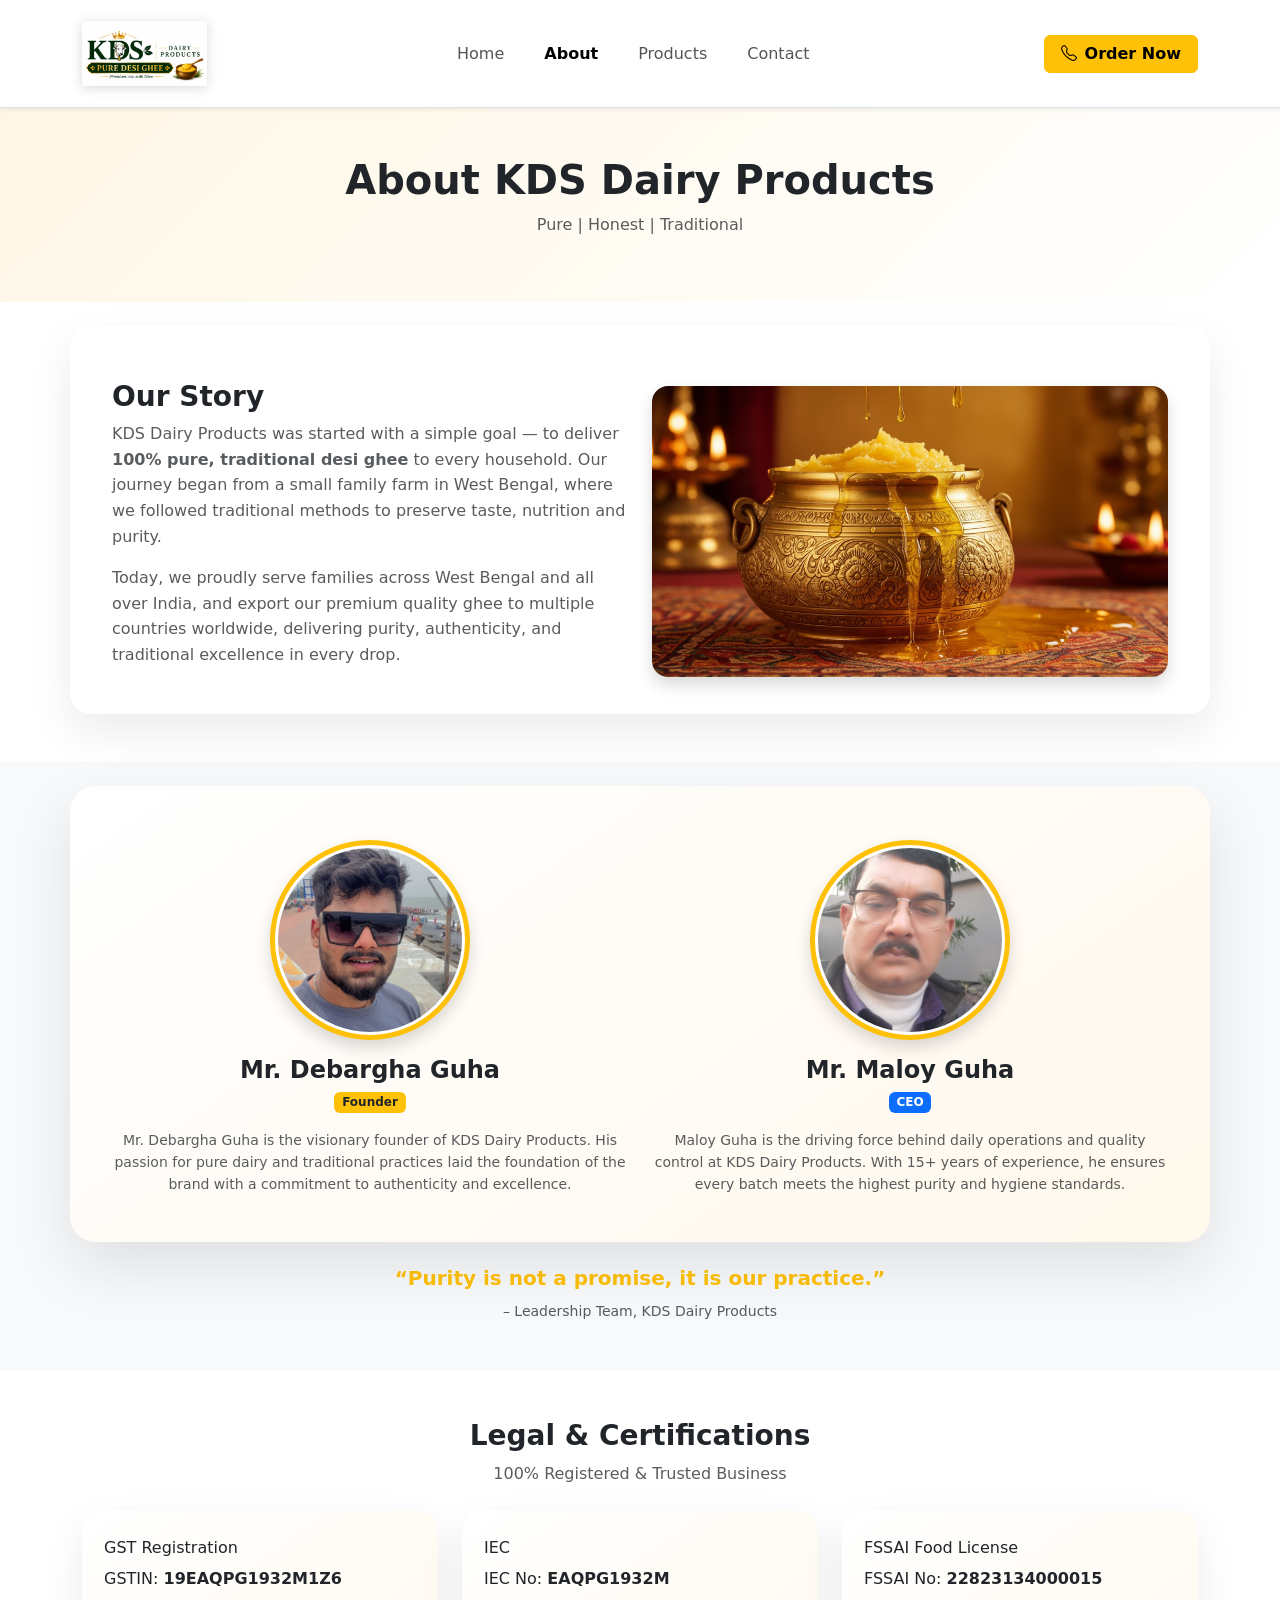
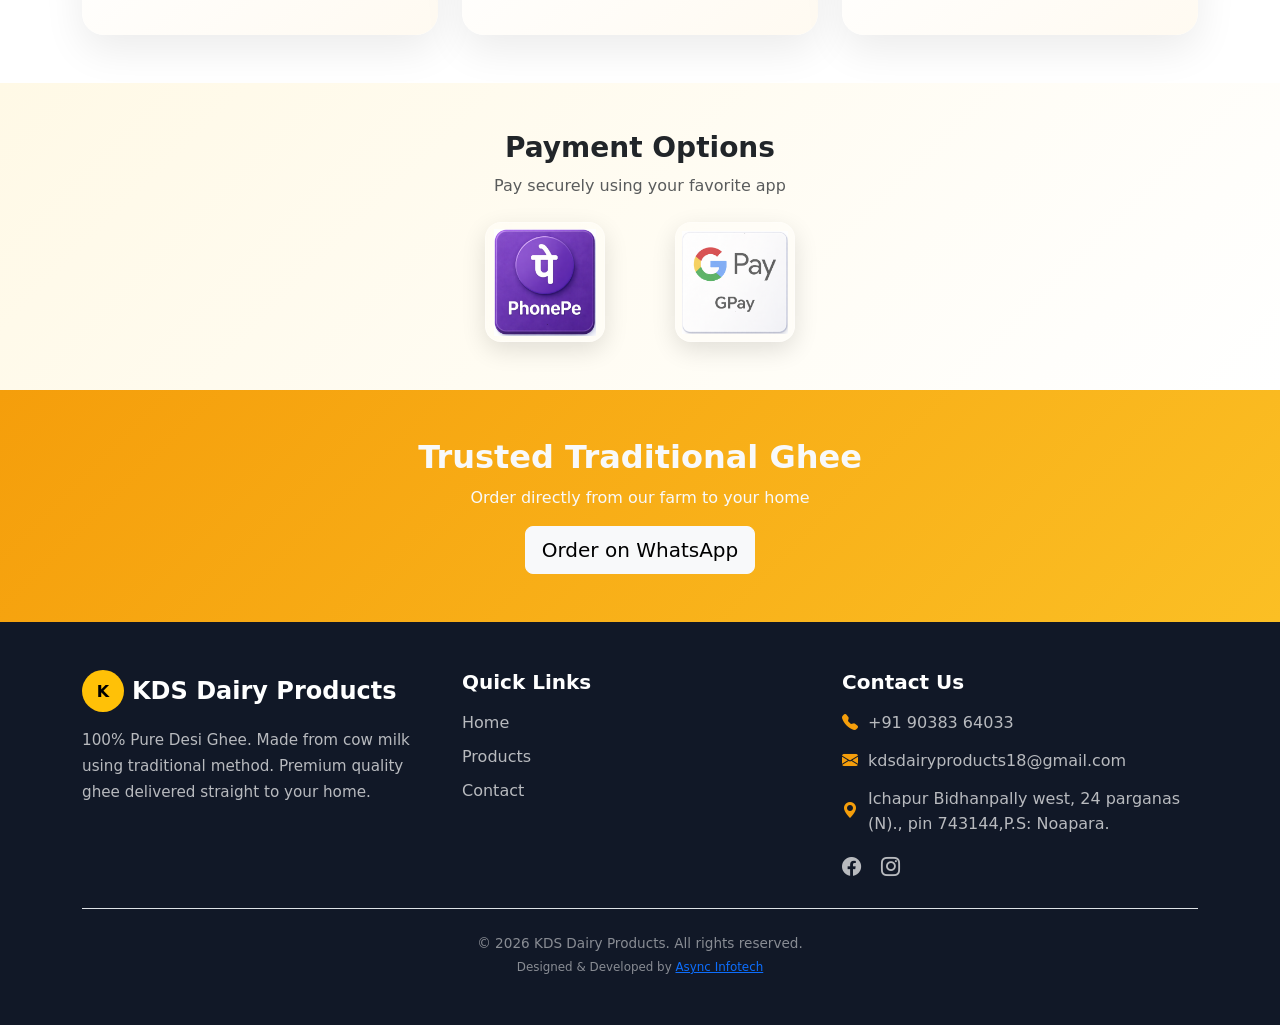
<file: about.html>
<!DOCTYPE html>
<html lang="en">
<head>
  <meta charset="UTF-8">
  <title>About Us – KDS Dairy Products</title>
  <meta name="viewport" content="width=device-width, initial-scale=1">

  <link href="https://cdn.jsdelivr.net/npm/bootstrap@5.3.3/dist/css/bootstrap.min.css" rel="stylesheet">
  <link href="https://cdn.jsdelivr.net/npm/bootstrap-icons/font/bootstrap-icons.css" rel="stylesheet">
  <link href="assets/css/style.css" rel="stylesheet">
</head>

<body>

<!-- ================= HEADER ================= -->
<header class="sticky-top bg-white border-bottom shadow-sm">
  <div class="container">
    <nav class="navbar navbar-expand-md py-2 py-md-3">

      <!-- Logo -->
      <a href="index.html" class="navbar-brand d-flex align-items-center gap-2">
        <!-- <div class="logo-circle d-flex align-items-center justify-content-center">
          <span class="logo-text">K</span>
        </div>
        <div class="d-flex flex-column lh-sm">
          <span class="fw-bold fs-5">KDS Dairy Products</span>
          <small class="text-muted">Pure Desi Ghee</small>
        </div> -->
         <img src="images/new_image/logo.jpeg" 
       alt="KDS Dairy Products Logo"
       class="site-logo">
      </a>

      <!-- Mobile Toggle -->
      <button class="navbar-toggler" type="button" data-bs-toggle="collapse" data-bs-target="#mainNavbar">
        <span class="navbar-toggler-icon"></span>
      </button>

      <!-- Navigation -->
      <div class="collapse navbar-collapse" id="mainNavbar">
        <ul class="navbar-nav mx-auto mb-2 mb-md-0 gap-md-4">
          <li class="nav-item">
            <a class="nav-link " href="index.html">Home</a>
          </li>
           <li class="nav-item"><a class="nav-link active" href="about.html">About</a></li>
          <li class="nav-item">
            <a class="nav-link" href="products.html">Products</a>
          </li>
          <li class="nav-item">
            <a class="nav-link" href="contact.html">Contact</a>
          </li>
        </ul>

        <!-- CTA -->
        <div class="d-md-flex">
          <a
            href="https://wa.me/916291666891?text=Hello%2C%20I%20want%20to%20know%20about%20your%20ghee%20products."
            target="_blank"
            class="btn btn-warning d-flex align-items-center gap-2 px-3"
          >
            <i class="bi bi-telephone"></i>
            Order Now
          </a>
        </div>
      </div>
    </nav>
  </div>
</header>


<!-- ================= HERO ================= -->
<section class="py-5 bg-light text-center">
  <div class="container">
    <h1 class="fw-bold">About KDS Dairy Products</h1>
    <p class="text-muted">Pure | Honest | Traditional</p>
  </div>
</section>

<!-- ================= STORY ================= -->
<section class="py-5">
  <div class="container">
    <div class="row align-items-center g-4 about-story-box fade-up">
      <div class="col-md-6">
        <h3 class="fw-bold">Our Story</h3>
        <p class="text-muted">
          KDS Dairy Products was started with a simple goal — to deliver
          <strong>100% pure, traditional desi ghee</strong> to every household.
          Our journey began from a small family farm in West Bengal, where we
          followed traditional methods to preserve taste, nutrition and purity.
        </p>
        <p class="text-muted">
          Today, we proudly serve families across West Bengal and all over India, and export 
          our premium quality ghee to multiple countries worldwide, delivering purity, authenticity, and traditional excellence in every drop.

        </p>
      </div>
      <div class="col-md-6">
        <img src="images/hero-ghee.jpg" class="img-fluid rounded-4 shadow" alt="Our Story">
      </div>
    </div>
  </div>
</section>

<!-- ================= OWNER ================= -->
<section class="py-5 bg-light">
  <div class="container">
    <div class="row g-4 founder-card fade-up">

      <!-- Founder -->
      <div class="col-md-6 text-center">
        <img src="images/Debargha_Guha.jpeg" class="img-fluid rounded-circle shadow founder-img mb-3" style="max-width:200px;" alt="Debargha Guha">
        <h4 class="fw-bold mb-1">Mr. Debargha Guha</h4>
        <span class="badge bg-warning text-dark mb-2">Founder</span>
        <p class="text-muted small mt-2">
          Mr. Debargha Guha is the visionary founder of KDS Dairy Products.
          His passion for pure dairy and traditional practices laid the foundation
          of the brand with a commitment to authenticity and excellence.
        </p>
      </div>

      <!-- CEO -->
      <div class="col-md-6 text-center">
        <img src="images/Maloy_Guha.jpeg" class="img-fluid rounded-circle shadow founder-img mb-3" style="max-width:200px;" alt="Maloy Guha">
        <h4 class="fw-bold mb-1">Mr. Maloy Guha</h4>
        <span class="badge bg-primary mb-2">CEO</span>
        <p class="text-muted small mt-2">
          Maloy Guha is the driving force behind daily operations and quality control
          at KDS Dairy Products. With 15+ years of experience, he ensures every batch
          meets the highest purity and hygiene standards.
        </p>
      </div>

    </div>
  </div>
  <div class="text-center mt-4">
  <h5 class="fw-bold text-warning">“Purity is not a promise, it is our practice.”</h5>
  <small class="text-muted">– Leadership Team, KDS Dairy Products</small>
</div>
</section>


<!-- ================= LEGAL ================= -->
<section class="py-5">
  <div class="container">
    <div class="text-center mb-4">
      <h3 class="fw-bold">Legal & Certifications</h3>
      <p class="text-muted">100% Registered & Trusted Business</p>
    </div>

    <div class="row g-4">
      <div class="col-md-4">
        <div class="legal-card fade-up">
          <h6>GST Registration</h6>
          <p>GSTIN: <strong>19EAQPG1932M1Z6</strong></p>
        </div>
      </div>
      <div class="col-md-4">
        <div class="legal-card fade-up">
          <h6>IEC</h6>
          <p>IEC No: <strong>EAQPG1932M</strong></p>
        </div>
      </div>
      <div class="col-md-4">
        <div class="legal-card fade-up">
          <h6>FSSAI Food License</h6>
          <p>FSSAI No: <strong>22823134000015</strong></p>
        </div>
      </div>
    </div>
  </div>
</section>

<!-- ================= PAYMENT ================= -->
<section class="py-5 bg-light payment-section">
  <div class="container">

    <!-- Heading -->
    <div class="text-center mb-4">
      <h3 class="fw-bold">Payment Options</h3>
      <p class="text-muted">Pay securely using your favorite app</p>
    </div>

    <!-- Tiles -->
    <div class="row justify-content-center g-4">

      <!-- PhonePe -->
      <div class="col-4 col-md-2 text-center">
        <a href="upi://pay?pa=Q119343140@ybl&pn=KDS Dairy&cu=INR"
           class="payment-tile-glass"
           title="Pay with PhonePe">
          <img src="images/PhonePelogo.png" alt="PhonePe">
        </a>
      </div>

      <!-- Google Pay -->
      <div class="col-4 col-md-2 text-center">
        <a href="upi://pay?pa=7439966891@okbizaxis&pn=KDS Dairy&cu=INR"
           class="payment-tile-glass"
           title="Pay with Google Pay">
          <img src="images/GPaylogo.png" alt="Google Pay">
        </a>
      </div>

    </div>

  </div>
</section>

<!-- ================= CTA ================= -->
<section class="py-5 text-center text-light" style="background:linear-gradient(135deg,#f59e0b,#fbbf24)">
  <div class="container">
    <h2 class="fw-bold">Trusted Traditional Ghee</h2>
    <p>Order directly from our farm to your home</p>
    <a href="https://wa.me/916291666891" class="btn btn-light btn-lg">Order on WhatsApp</a>
  </div>
</section>

<!-- ================= FOOTER ================= -->
<footer class="footer-section">
  <div class="container py-5">
    <div class="row g-4">

      <!-- Brand -->
      <div class="col-md-4">
        <div class="d-flex align-items-center gap-2 mb-3">
          <div class="logo-circle">
            <span class="logo-text">K</span>
          </div>
          <span class="fw-bold fs-4 text-white">KDS Dairy Products</span>
        </div>
        <p class="footer-text">
          100% Pure Desi Ghee. Made from cow milk using traditional method.
          Premium quality ghee delivered straight to your home.
        </p>
 
      </div>

      <!-- Quick Links -->
      <div class="col-md-4">
        <h5 class="footer-title">Quick Links</h5>
        <ul class="list-unstyled footer-links">
          <li><a href="index.html">Home</a></li>
          <li><a href="products.html">Products</a></li>
          <li><a href="contact.html">Contact</a></li>
        </ul>
      </div>

      <!-- Contact Info -->
      <div class="col-md-4">
        <h5 class="footer-title">Contact Us</h5>
        <ul class="list-unstyled footer-contact">
          <li>
            <i class="bi bi-telephone-fill"></i>
            <a href="tel:+916291666891">+91 90383 64033</a>
          </li>
          <li>
            <i class="bi bi-envelope-fill"></i>
            <a href="mailto:kdsdairyproducts18@gmail.com">kdsdairyproducts18@gmail.com</a>
          </li>
          <li>
            <i class="bi bi-geo-alt-fill"></i>
            <span>Ichapur Bidhanpally west, 24 parganas (N)., pin 743144,P.S: Noapara.</span>
          </li>
        </ul>

        <!-- Social -->
        <div class="footer-social mt-3">
          <a href="#"><i class="bi bi-facebook"></i></a>
          <a href="#"><i class="bi bi-instagram"></i></a>
        </div>
      </div>
    </div>

    <!-- Copyright -->
    <div class="footer-bottom text-center mt-4 pt-4 border-top">
  <p class="mb-1">
    © <span id="year"></span> KDS Dairy Products. All rights reserved.
  </p>
  <p class="mb-0 small">
    Designed & Developed by 
    <a href="https://asyncinfotech.com/" target="_blank" class="footer-credit">
      Async Infotech
    </a>
  </p>
</div>
  </div>
</footer>

<script>
  document.getElementById("year").textContent = new Date().getFullYear();
</script>

<script src="https://cdn.jsdelivr.net/npm/bootstrap@5.3.3/dist/js/bootstrap.bundle.min.js"></script>
</body>
</html>
</file>
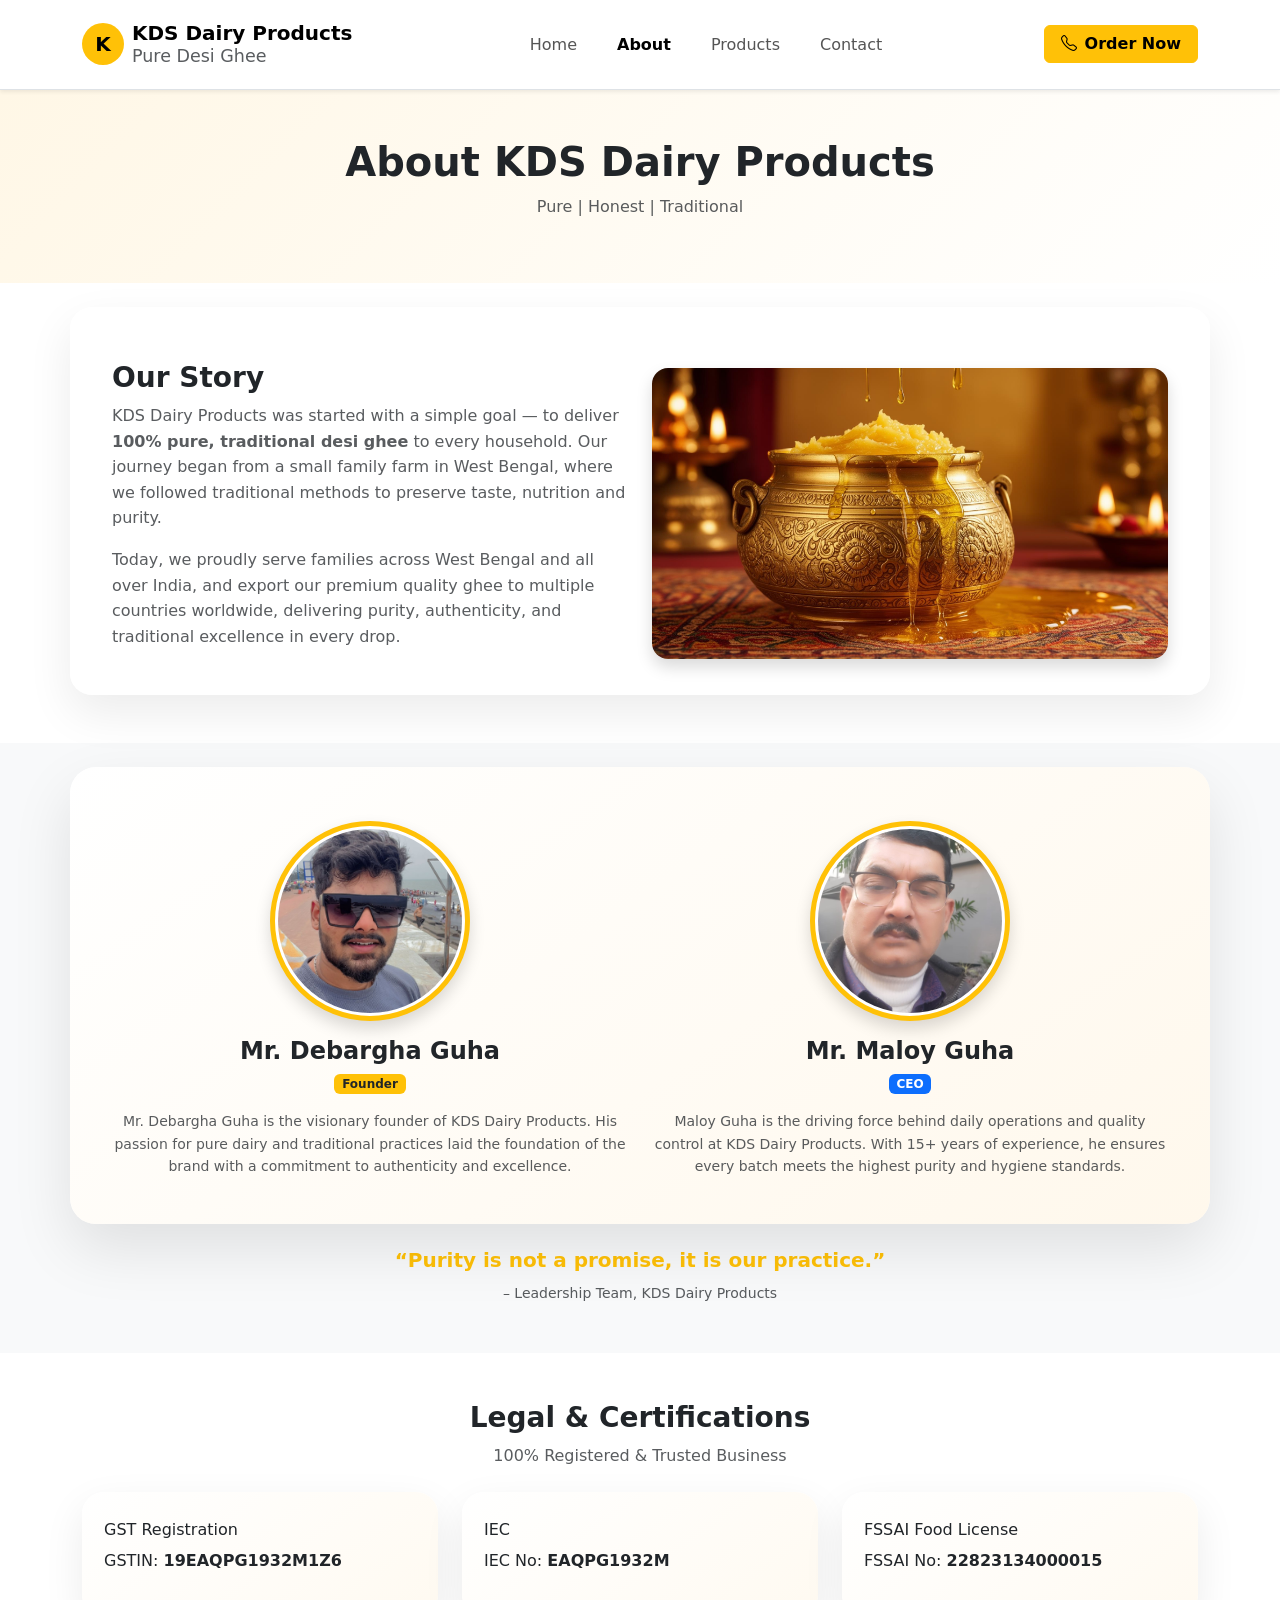
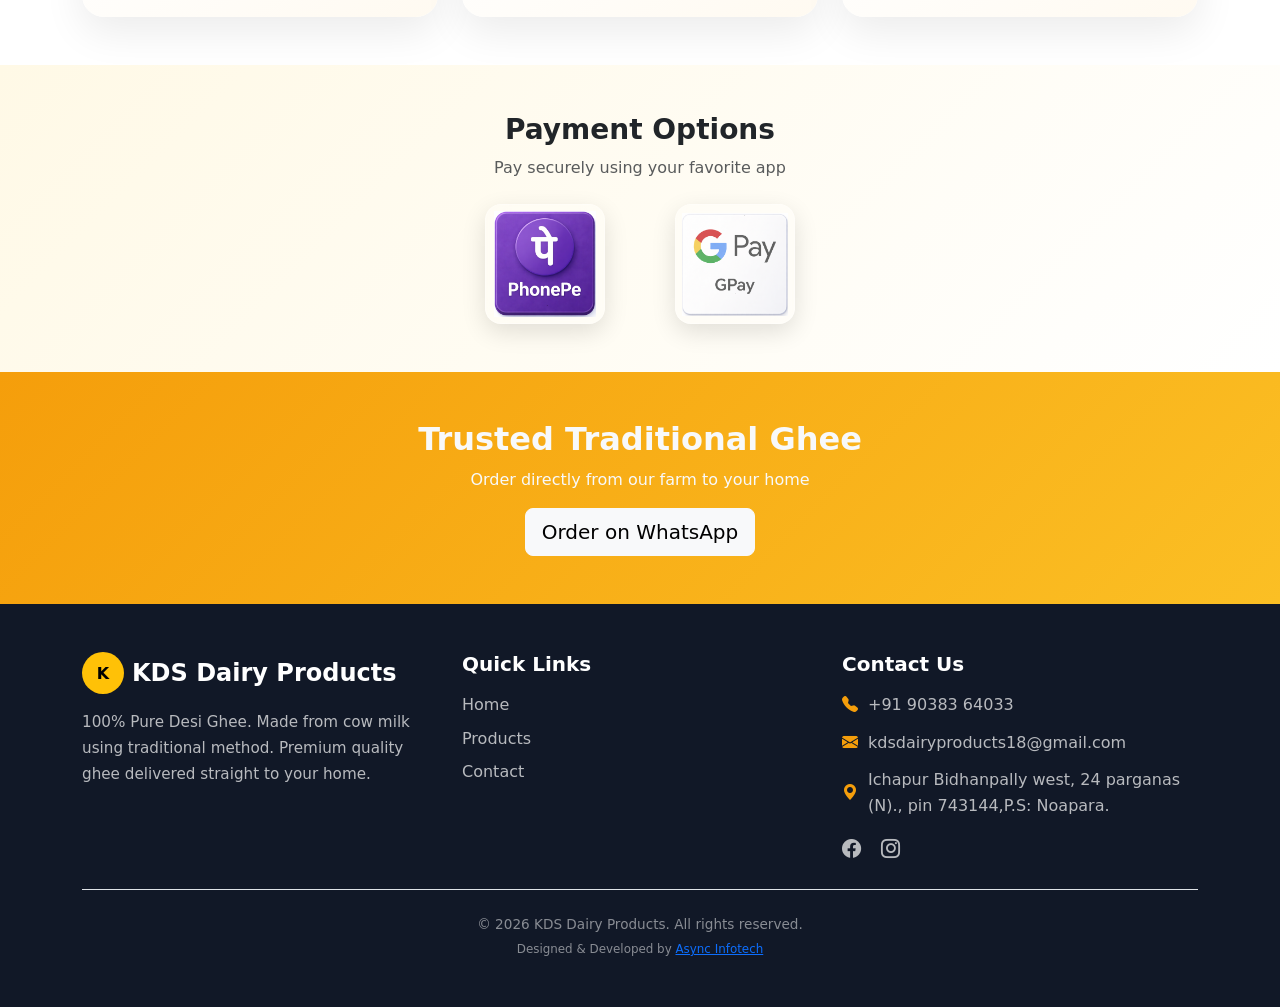
<file: about@#$%&&&&.html>
<!DOCTYPE html>
<html lang="en">
<head>
  <meta charset="UTF-8">
  <title>About Us – KDS Dairy Products</title>
  <meta name="viewport" content="width=device-width, initial-scale=1">

  <link href="https://cdn.jsdelivr.net/npm/bootstrap@5.3.3/dist/css/bootstrap.min.css" rel="stylesheet">
  <link href="https://cdn.jsdelivr.net/npm/bootstrap-icons/font/bootstrap-icons.css" rel="stylesheet">
  <link href="assets/css/style.css" rel="stylesheet">
</head>

<body>

<!-- ================= HEADER ================= -->
<header class="sticky-top bg-white border-bottom shadow-sm">
  <div class="container">
    <nav class="navbar navbar-expand-md py-2 py-md-3">

      <!-- Logo -->
      <a href="index.html" class="navbar-brand d-flex align-items-center gap-2">
        <div class="logo-circle d-flex align-items-center justify-content-center">
          <span class="logo-text">K</span>
        </div>
        <div class="d-flex flex-column lh-sm">
          <span class="fw-bold fs-5">KDS Dairy Products</span>
          <small class="text-muted">Pure Desi Ghee</small>
        </div>
      </a>

      <!-- Mobile Toggle -->
      <button class="navbar-toggler" type="button" data-bs-toggle="collapse" data-bs-target="#mainNavbar">
        <span class="navbar-toggler-icon"></span>
      </button>

      <!-- Navigation -->
      <div class="collapse navbar-collapse" id="mainNavbar">
        <ul class="navbar-nav mx-auto mb-2 mb-md-0 gap-md-4">
          <li class="nav-item">
            <a class="nav-link " href="index.html">Home</a>
          </li>
           <li class="nav-item"><a class="nav-link active" href="about.html">About</a></li>
          <li class="nav-item">
            <a class="nav-link" href="products.html">Products</a>
          </li>
          <li class="nav-item">
            <a class="nav-link" href="contact.html">Contact</a>
          </li>
        </ul>

        <!-- CTA -->
        <div class="d-md-flex">
          <a
            href="https://wa.me/916291666891?text=Hello%2C%20I%20want%20to%20know%20about%20your%20ghee%20products."
            target="_blank"
            class="btn btn-warning d-flex align-items-center gap-2 px-3"
          >
            <i class="bi bi-telephone"></i>
            Order Now
          </a>
        </div>
      </div>
    </nav>
  </div>
</header>


<!-- ================= HERO ================= -->
<section class="py-5 bg-light text-center">
  <div class="container">
    <h1 class="fw-bold">About KDS Dairy Products</h1>
    <p class="text-muted">Pure | Honest | Traditional</p>
  </div>
</section>

<!-- ================= STORY ================= -->
<section class="py-5">
  <div class="container">
    <div class="row align-items-center g-4 about-story-box fade-up">
      <div class="col-md-6">
        <h3 class="fw-bold">Our Story</h3>
        <p class="text-muted">
          KDS Dairy Products was started with a simple goal — to deliver
          <strong>100% pure, traditional desi ghee</strong> to every household.
          Our journey began from a small family farm in West Bengal, where we
          followed traditional methods to preserve taste, nutrition and purity.
        </p>
        <p class="text-muted">
          Today, we proudly serve families across West Bengal and all over India, and export 
          our premium quality ghee to multiple countries worldwide, delivering purity, authenticity, and traditional excellence in every drop.

        </p>
      </div>
      <div class="col-md-6">
        <img src="images/hero-ghee.jpg" class="img-fluid rounded-4 shadow" alt="Our Story">
      </div>
    </div>
  </div>
</section>

<!-- ================= OWNER ================= -->
<section class="py-5 bg-light">
  <div class="container">
    <div class="row g-4 founder-card fade-up">

      <!-- Founder -->
      <div class="col-md-6 text-center">
        <img src="images/Debargha_Guha.jpeg" class="img-fluid rounded-circle shadow founder-img mb-3" style="max-width:200px;" alt="Debargha Guha">
        <h4 class="fw-bold mb-1">Mr. Debargha Guha</h4>
        <span class="badge bg-warning text-dark mb-2">Founder</span>
        <p class="text-muted small mt-2">
          Mr. Debargha Guha is the visionary founder of KDS Dairy Products.
          His passion for pure dairy and traditional practices laid the foundation
          of the brand with a commitment to authenticity and excellence.
        </p>
      </div>

      <!-- CEO -->
      <div class="col-md-6 text-center">
        <img src="images/Maloy_Guha.jpeg" class="img-fluid rounded-circle shadow founder-img mb-3" style="max-width:200px;" alt="Maloy Guha">
        <h4 class="fw-bold mb-1">Mr. Maloy Guha</h4>
        <span class="badge bg-primary mb-2">CEO</span>
        <p class="text-muted small mt-2">
          Maloy Guha is the driving force behind daily operations and quality control
          at KDS Dairy Products. With 15+ years of experience, he ensures every batch
          meets the highest purity and hygiene standards.
        </p>
      </div>

    </div>
  </div>
  <div class="text-center mt-4">
  <h5 class="fw-bold text-warning">“Purity is not a promise, it is our practice.”</h5>
  <small class="text-muted">– Leadership Team, KDS Dairy Products</small>
</div>
</section>


<!-- ================= LEGAL ================= -->
<section class="py-5">
  <div class="container">
    <div class="text-center mb-4">
      <h3 class="fw-bold">Legal & Certifications</h3>
      <p class="text-muted">100% Registered & Trusted Business</p>
    </div>

    <div class="row g-4">
      <div class="col-md-4">
        <div class="legal-card fade-up">
          <h6>GST Registration</h6>
          <p>GSTIN: <strong>19EAQPG1932M1Z6</strong></p>
        </div>
      </div>
      <div class="col-md-4">
        <div class="legal-card fade-up">
          <h6>IEC</h6>
          <p>IEC No: <strong>EAQPG1932M</strong></p>
        </div>
      </div>
      <div class="col-md-4">
        <div class="legal-card fade-up">
          <h6>FSSAI Food License</h6>
          <p>FSSAI No: <strong>22823134000015</strong></p>
        </div>
      </div>
    </div>
  </div>
</section>

<!-- ================= PAYMENT ================= -->
<section class="py-5 bg-light payment-section">
  <div class="container">

    <!-- Heading -->
    <div class="text-center mb-4">
      <h3 class="fw-bold">Payment Options</h3>
      <p class="text-muted">Pay securely using your favorite app</p>
    </div>

    <!-- Tiles -->
    <div class="row justify-content-center g-4">

      <!-- PhonePe -->
      <div class="col-4 col-md-2 text-center">
        <a href="upi://pay?pa=Q119343140@ybl&pn=KDS Dairy&cu=INR"
           class="payment-tile-glass"
           title="Pay with PhonePe">
          <img src="images/PhonePelogo.png" alt="PhonePe">
        </a>
      </div>

      <!-- Google Pay -->
      <div class="col-4 col-md-2 text-center">
        <a href="upi://pay?pa=7439966891@okbizaxis&pn=KDS Dairy&cu=INR"
           class="payment-tile-glass"
           title="Pay with Google Pay">
          <img src="images/GPaylogo.png" alt="Google Pay">
        </a>
      </div>

    </div>

  </div>
</section>

<!-- ================= CTA ================= -->
<section class="py-5 text-center text-light" style="background:linear-gradient(135deg,#f59e0b,#fbbf24)">
  <div class="container">
    <h2 class="fw-bold">Trusted Traditional Ghee</h2>
    <p>Order directly from our farm to your home</p>
    <a href="https://wa.me/916291666891" class="btn btn-light btn-lg">Order on WhatsApp</a>
  </div>
</section>

<!-- ================= FOOTER ================= -->
<footer class="footer-section">
  <div class="container py-5">
    <div class="row g-4">

      <!-- Brand -->
      <div class="col-md-4">
        <div class="d-flex align-items-center gap-2 mb-3">
          <div class="logo-circle">
            <span class="logo-text">K</span>
          </div>
          <span class="fw-bold fs-4 text-white">KDS Dairy Products</span>
        </div>
        <p class="footer-text">
          100% Pure Desi Ghee. Made from cow milk using traditional method.
          Premium quality ghee delivered straight to your home.
        </p>
 
      </div>

      <!-- Quick Links -->
      <div class="col-md-4">
        <h5 class="footer-title">Quick Links</h5>
        <ul class="list-unstyled footer-links">
          <li><a href="index.html">Home</a></li>
          <li><a href="products.html">Products</a></li>
          <li><a href="contact.html">Contact</a></li>
        </ul>
      </div>

      <!-- Contact Info -->
      <div class="col-md-4">
        <h5 class="footer-title">Contact Us</h5>
        <ul class="list-unstyled footer-contact">
          <li>
            <i class="bi bi-telephone-fill"></i>
            <a href="tel:+916291666891">+91 90383 64033</a>
          </li>
          <li>
            <i class="bi bi-envelope-fill"></i>
            <a href="mailto:kdsdairyproducts18@gmail.com">kdsdairyproducts18@gmail.com</a>
          </li>
          <li>
            <i class="bi bi-geo-alt-fill"></i>
            <span>Ichapur Bidhanpally west, 24 parganas (N)., pin 743144,P.S: Noapara.</span>
          </li>
        </ul>

        <!-- Social -->
        <div class="footer-social mt-3">
          <a href="#"><i class="bi bi-facebook"></i></a>
          <a href="#"><i class="bi bi-instagram"></i></a>
        </div>
      </div>
    </div>

    <!-- Copyright -->
    <div class="footer-bottom text-center mt-4 pt-4 border-top">
  <p class="mb-1">
    © <span id="year"></span> KDS Dairy Products. All rights reserved.
  </p>
  <p class="mb-0 small">
    Designed & Developed by 
    <a href="https://asyncinfotech.com/" target="_blank" class="footer-credit">
      Async Infotech
    </a>
  </p>
</div>
  </div>
</footer>

<script>
  document.getElementById("year").textContent = new Date().getFullYear();
</script>

<script src="https://cdn.jsdelivr.net/npm/bootstrap@5.3.3/dist/js/bootstrap.bundle.min.js"></script>
</body>
</html>
</file>
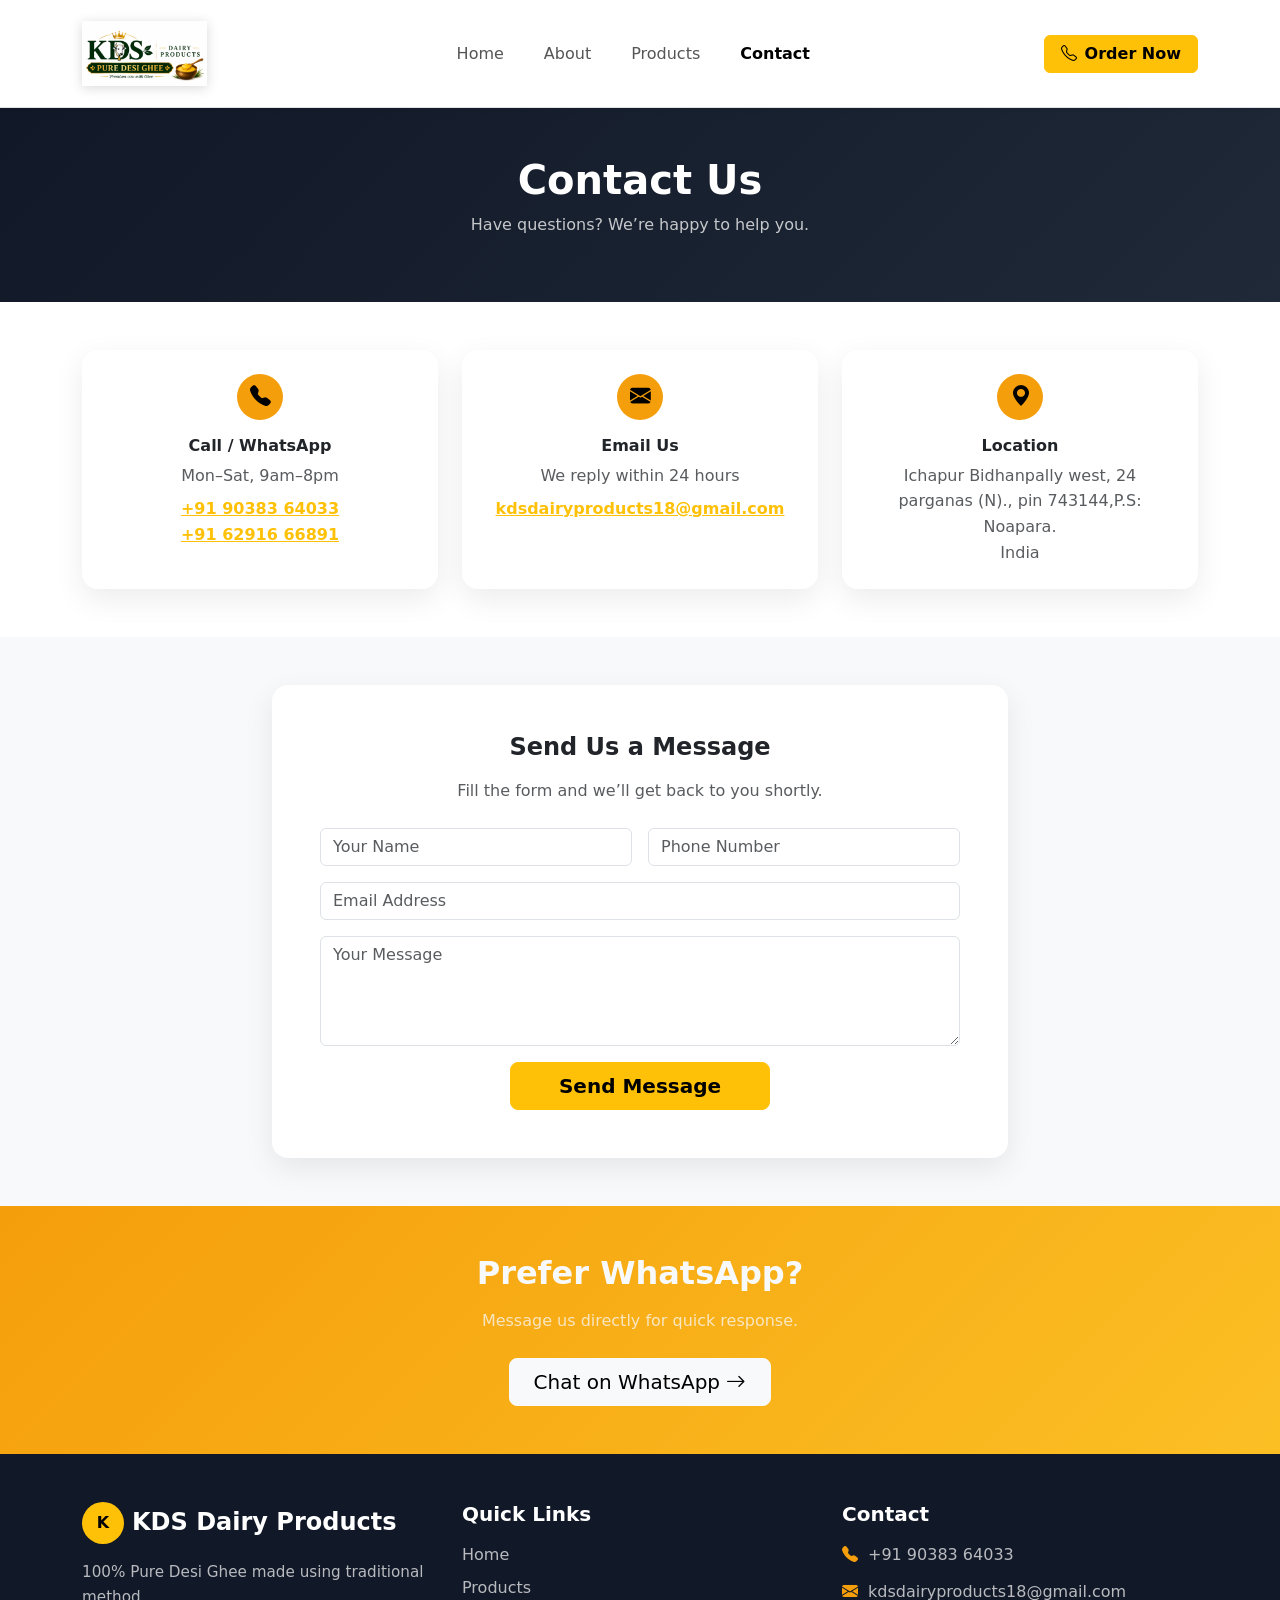
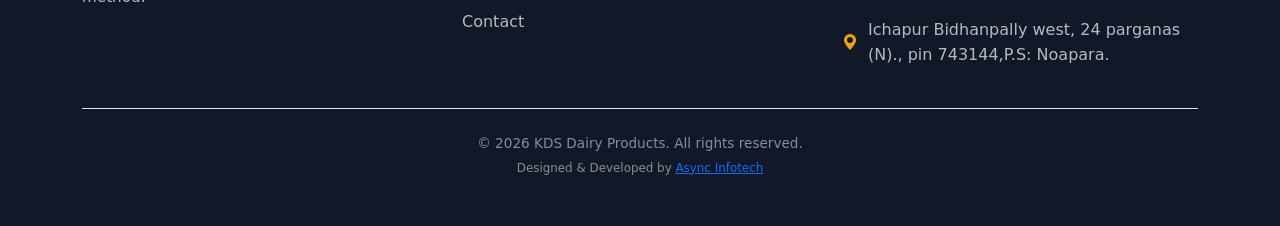
<file: contact.html>
<!DOCTYPE html>
<html lang="en">
<head>
  <meta charset="UTF-8">
  <title>Contact Us – KDS Dairy Products</title>
  <meta name="viewport" content="width=device-width, initial-scale=1">

  <!-- Bootstrap CSS -->
  <link href="https://cdn.jsdelivr.net/npm/bootstrap@5.3.3/dist/css/bootstrap.min.css" rel="stylesheet">

  <!-- Bootstrap Icons -->
  <link href="https://cdn.jsdelivr.net/npm/bootstrap-icons/font/bootstrap-icons.css" rel="stylesheet">

  <!-- Custom CSS -->
  <link href="assets/css/style.css" rel="stylesheet">

  <style>
    .contact-hero {
      background: linear-gradient(135deg, #111827, #1f2937);
      color: #fff;
    }
    .contact-card {
      border: none;
      border-radius: 16px;
      box-shadow: 0 10px 30px rgba(0,0,0,0.08);
    }
    .contact-icon {
      width: 46px;
      height: 46px;
      border-radius: 50%;
      background: #f59e0b;
      color: #000;
      display: flex;
      align-items: center;
      justify-content: center;
      font-size: 1.3rem;
    }
  </style>
</head>

<body>

<!-- ================= HEADER (SAME) ================= -->
<header class="sticky-top bg-white border-bottom shadow-sm">
  <div class="container">
    <nav class="navbar navbar-expand-md py-2 py-md-3">

      <a href="index.html" class="navbar-brand d-flex align-items-center gap-2">
        <!-- <div class="logo-circle d-flex align-items-center justify-content-center">
          <span class="logo-text">K</span>
        </div>
        <div class="d-flex flex-column lh-sm">
          <span class="fw-bold fs-5">KDS Dairy Products</span>
          <small class="text-muted">Pure Desi Ghee</small>
        </div> -->
        <img src="images/new_image/logo.jpeg" 
       alt="KDS Dairy Products Logo"
       class="site-logo">
      </a>

      <button class="navbar-toggler" type="button" data-bs-toggle="collapse" data-bs-target="#mainNavbar">
        <span class="navbar-toggler-icon"></span>
      </button>

      <div class="collapse navbar-collapse" id="mainNavbar">
        <ul class="navbar-nav mx-auto mb-2 mb-md-0 gap-md-4">
          <li class="nav-item">
            <a class="nav-link" href="index.html">Home</a>
          </li>
           <li class="nav-item"><a class="nav-link" href="about.html">About</a></li>
          <li class="nav-item">
            <a class="nav-link" href="products.html">Products</a>
          </li>
          <li class="nav-item">
            <a class="nav-link active" href="contact.html">Contact</a>
          </li>
        </ul>

        <div class="d-md-flex">
          <a href="https://wa.me/916291666891" target="_blank"
             class="btn btn-warning d-flex align-items-center gap-2 px-3">
            <i class="bi bi-telephone"></i>
            Order Now
          </a>
        </div>
      </div>
    </nav>
  </div>
</header>

<!-- ================= HERO ================= -->
<section class="contact-hero py-5">
  <div class="container text-center">
    <h1 class="fw-bold mb-2">Contact Us</h1>
    <p class="opacity-75">
      Have questions? We’re happy to help you.
    </p>
  </div>
</section>

<!-- ================= CONTACT INFO ================= -->
<section class="py-5">
  <div class="container">
    <div class="row g-4 justify-content-center">

      <div class="col-md-4">
        <div class="card contact-card h-100 text-center p-4">
          <div class="contact-icon mx-auto mb-3">
            <i class="bi bi-telephone-fill"></i>
          </div>
          <h6 class="fw-semibold">Call / WhatsApp</h6>
          <p class="text-muted mb-2">Mon–Sat, 9am–8pm</p>
          <a href="tel:+919038364033" class="fw-bold text-warning">
            +91 90383 64033
          </a>
           <a href="tel:+916291666891" class="fw-bold text-warning">
            +91 62916 66891
           </a>
        </div>
      </div>

      <div class="col-md-4">
        <div class="card contact-card h-100 text-center p-4">
          <div class="contact-icon mx-auto mb-3">
            <i class="bi bi-envelope-fill"></i>
          </div>
          <h6 class="fw-semibold">Email Us</h6>
          <p class="text-muted mb-2">We reply within 24 hours</p>
          <a href="mailto:kdsdairyproducts18@gmail.com" class="fw-bold text-warning">
            kdsdairyproducts18@gmail.com
          </a>
        </div>
      </div>

      <div class="col-md-4">
        <div class="card contact-card h-100 text-center p-4">
          <div class="contact-icon mx-auto mb-3">
            <i class="bi bi-geo-alt-fill"></i>
          </div>
          <h6 class="fw-semibold">Location</h6>
          <p class="text-muted mb-0">
            Ichapur Bidhanpally west, 24 parganas (N)., pin 743144,P.S: Noapara.<br>India
          </p>
        </div>
      </div>

    </div>
  </div>
</section>

<!-- ================= CONTACT FORM ================= -->
<section class="py-5 bg-light">
  <div class="container">
    <div class="row justify-content-center">
      <div class="col-lg-8">

        <div class="card contact-card p-4 p-md-5">
          <h4 class="fw-bold mb-3 text-center">Send Us a Message</h4>
          <p class="text-muted text-center mb-4">
            Fill the form and we’ll get back to you shortly.
          </p>

          <form onsubmit="sendToWhatsApp(event)">
            <div class="row g-3">
              <div class="col-md-6">
                <input type="text"  id="name" class="form-control" placeholder="Your Name" required>
              </div>
              <div class="col-md-6">
                <input type="tel" id="phone" class="form-control" placeholder="Phone Number" required>
              </div>
              <div class="col-12">
                <input type="email" id="email" class="form-control" placeholder="Email Address">
              </div>
              <div class="col-12">
                <textarea class="form-control" id="message" rows="4" placeholder="Your Message"></textarea>
              </div>
              <div class="col-12 text-center">
                <button type="submit" class="btn btn-warning btn-lg px-5">
                  Send Message
                </button>
              </div>
            </div>
          </form>

        </div>

      </div>
    </div>
  </div>
</section>

<!-- ================= CTA ================= -->
<section class="py-5 text-center text-light"
  style="background:linear-gradient(135deg,#f59e0b,#fbbf24)">
  <div class="container">
    <h2 class="fw-bold mb-3">Prefer WhatsApp?</h2>
    <p class="mb-4 opacity-75">
      Message us directly for quick response.
    </p>
    <a href="https://wa.me/916291666891" target="_blank"
       class="btn btn-light btn-lg px-4">
      Chat on WhatsApp <i class="bi bi-arrow-right"></i>
    </a>
  </div>
</section>

<!-- ================= FOOTER (SAME) ================= -->
<footer class="footer-section">
  <div class="container py-5">
    <div class="row g-4">

      <div class="col-md-4">
        <div class="d-flex align-items-center gap-2 mb-3">
          <div class="logo-circle">
            <span class="logo-text">K</span>
          </div>
          <span class="fw-bold fs-4 text-white">KDS Dairy Products</span>
        </div>
        <p class="footer-text">
          100% Pure Desi Ghee made using traditional method.
        </p>
 
      </div>

      <div class="col-md-4">
        <h5 class="footer-title">Quick Links</h5>
        <ul class="list-unstyled footer-links">
          <li><a href="index.html">Home</a></li>
          <li><a href="products.html">Products</a></li>
          <li><a href="contact.html">Contact</a></li>
        </ul>
      </div>

      <div class="col-md-4">
        <h5 class="footer-title">Contact</h5>
        <ul class="list-unstyled footer-contact">
          <li><i class="bi bi-telephone-fill"></i> +91 90383 64033</li>
          <li><i class="bi bi-envelope-fill"></i> kdsdairyproducts18@gmail.com</li>
          <li><i class="bi bi-geo-alt-fill"></i> Ichapur Bidhanpally west, 24 parganas (N)., pin 743144,P.S: Noapara.</li>
        </ul>
      </div>
    </div>

  <div class="footer-bottom text-center mt-4 pt-4 border-top">
  <p class="mb-1">
    © <span id="year"></span> KDS Dairy Products. All rights reserved.
  </p>
  <p class="mb-0 small">
    Designed & Developed by 
    <a href="https://asyncinfotech.com/" target="_blank" class="footer-credit">
      Async Infotech
    </a>
  </p>
</div>
  </div>
</footer>

<script>
document.getElementById("year").textContent = new Date().getFullYear();

function sendToWhatsApp(e){
  e.preventDefault();

  let name = document.getElementById("name").value;
  let phone = document.getElementById("phone").value;
  let email = document.getElementById("email").value;
  let message = document.getElementById("message").value;

  let whatsappMessage =
`Hello, I want to contact KDS Dairy Products:

Name: ${name}
Phone: ${phone}
Email: ${email}
Message: ${message}`;

  let encodedMessage = encodeURIComponent(whatsappMessage);

  let whatsappNumber = "916291666891"; // tomar number

  let url = `https://wa.me/${whatsappNumber}?text=${encodedMessage}`;

  window.open(url, "_blank");
}
</script>

<script src="https://cdn.jsdelivr.net/npm/bootstrap@5.3.3/dist/js/bootstrap.bundle.min.js"></script>
</body>
</html>
</file>
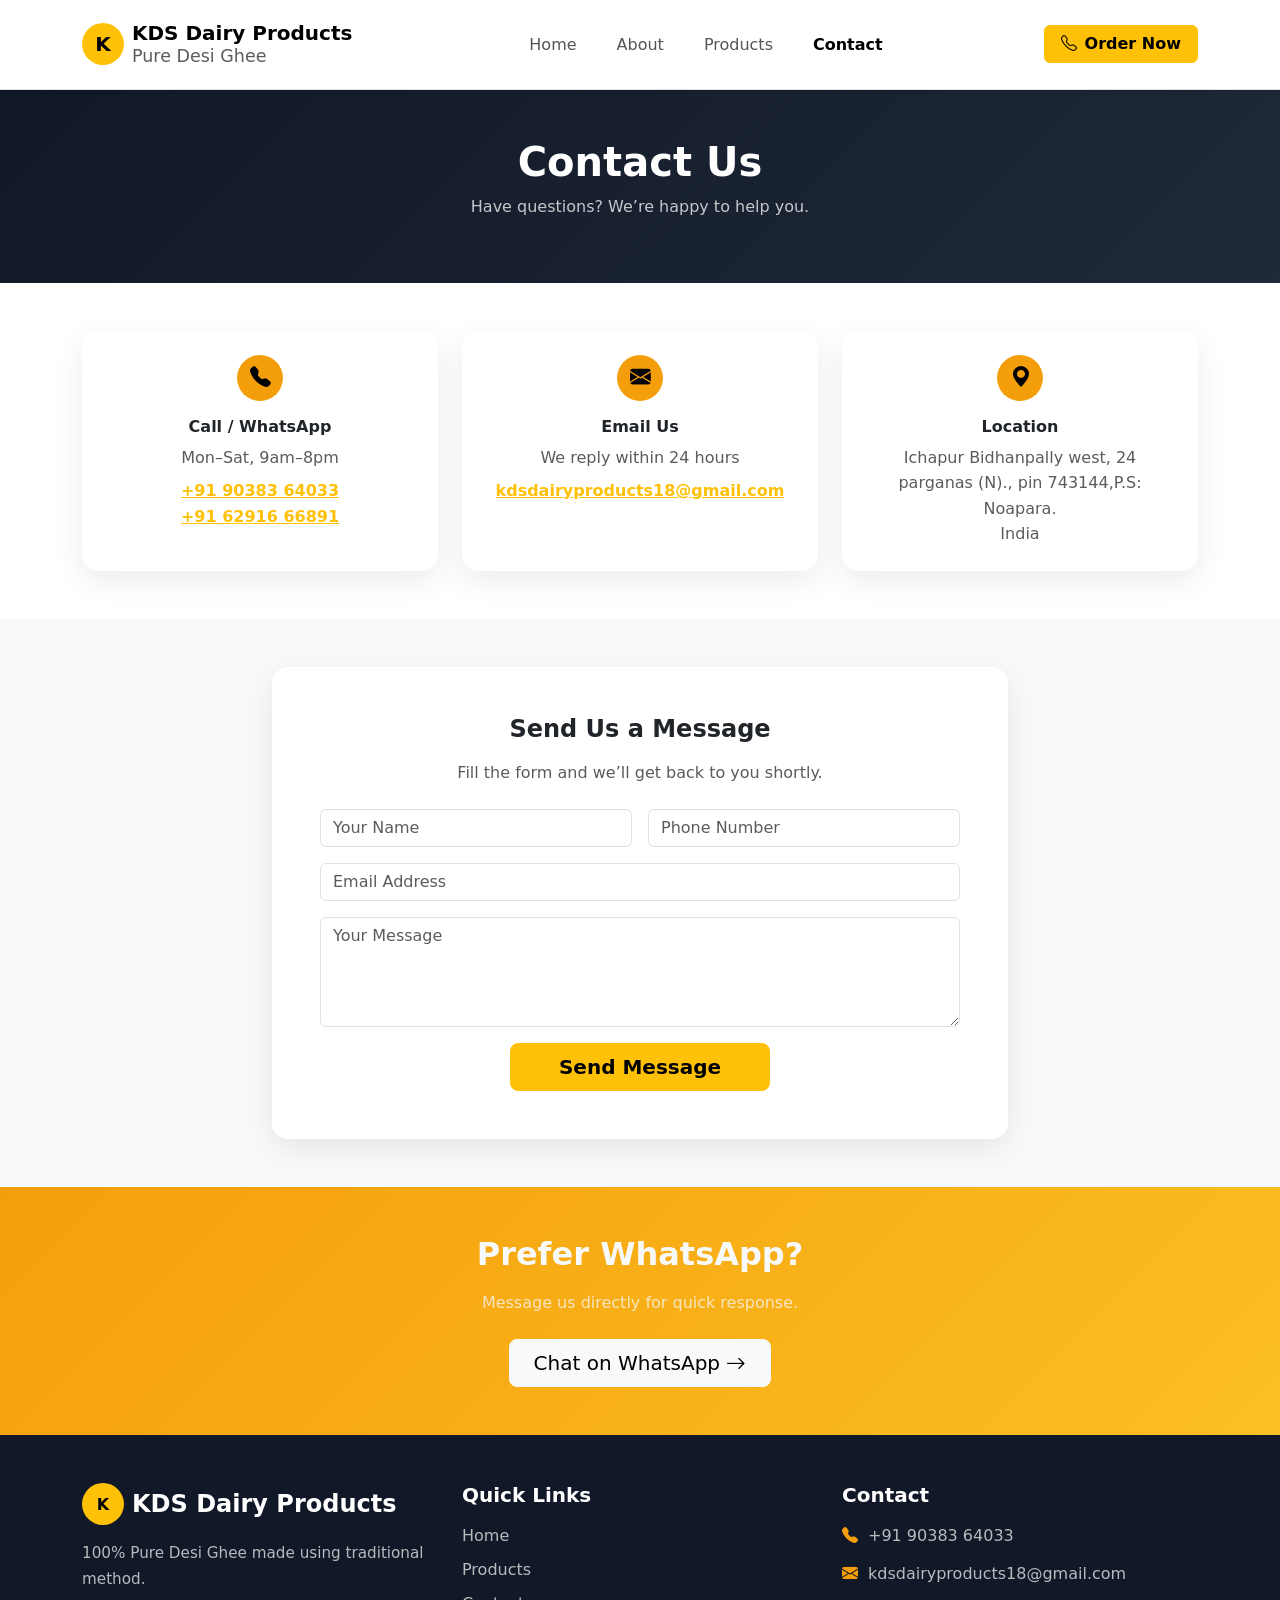
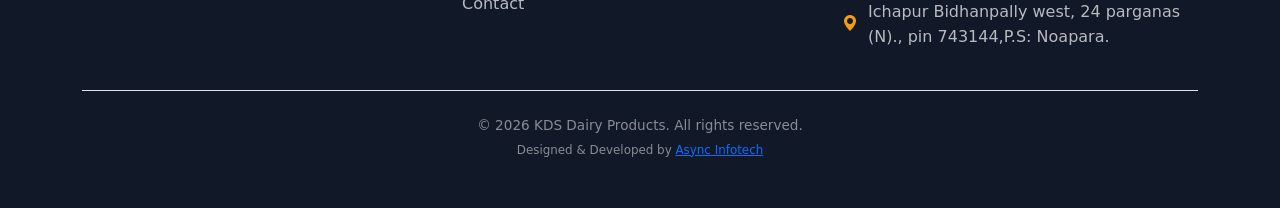
<file: contact@%%#$$$$$&&&@@@.html>
<!DOCTYPE html>
<html lang="en">
<head>
  <meta charset="UTF-8">
  <title>Contact Us – KDS Dairy Products</title>
  <meta name="viewport" content="width=device-width, initial-scale=1">

  <!-- Bootstrap CSS -->
  <link href="https://cdn.jsdelivr.net/npm/bootstrap@5.3.3/dist/css/bootstrap.min.css" rel="stylesheet">

  <!-- Bootstrap Icons -->
  <link href="https://cdn.jsdelivr.net/npm/bootstrap-icons/font/bootstrap-icons.css" rel="stylesheet">

  <!-- Custom CSS -->
  <link href="assets/css/style.css" rel="stylesheet">

  <style>
    .contact-hero {
      background: linear-gradient(135deg, #111827, #1f2937);
      color: #fff;
    }
    .contact-card {
      border: none;
      border-radius: 16px;
      box-shadow: 0 10px 30px rgba(0,0,0,0.08);
    }
    .contact-icon {
      width: 46px;
      height: 46px;
      border-radius: 50%;
      background: #f59e0b;
      color: #000;
      display: flex;
      align-items: center;
      justify-content: center;
      font-size: 1.3rem;
    }
  </style>
</head>

<body>

<!-- ================= HEADER (SAME) ================= -->
<header class="sticky-top bg-white border-bottom shadow-sm">
  <div class="container">
    <nav class="navbar navbar-expand-md py-2 py-md-3">

      <a href="index.html" class="navbar-brand d-flex align-items-center gap-2">
        <div class="logo-circle d-flex align-items-center justify-content-center">
          <span class="logo-text">K</span>
        </div>
        <div class="d-flex flex-column lh-sm">
          <span class="fw-bold fs-5">KDS Dairy Products</span>
          <small class="text-muted">Pure Desi Ghee</small>
        </div>
      </a>

      <button class="navbar-toggler" type="button" data-bs-toggle="collapse" data-bs-target="#mainNavbar">
        <span class="navbar-toggler-icon"></span>
      </button>

      <div class="collapse navbar-collapse" id="mainNavbar">
        <ul class="navbar-nav mx-auto mb-2 mb-md-0 gap-md-4">
          <li class="nav-item">
            <a class="nav-link" href="index.html">Home</a>
          </li>
           <li class="nav-item"><a class="nav-link" href="about.html">About</a></li>
          <li class="nav-item">
            <a class="nav-link" href="products.html">Products</a>
          </li>
          <li class="nav-item">
            <a class="nav-link active" href="contact.html">Contact</a>
          </li>
        </ul>

        <div class="d-md-flex">
          <a href="https://wa.me/916291666891" target="_blank"
             class="btn btn-warning d-flex align-items-center gap-2 px-3">
            <i class="bi bi-telephone"></i>
            Order Now
          </a>
        </div>
      </div>
    </nav>
  </div>
</header>

<!-- ================= HERO ================= -->
<section class="contact-hero py-5">
  <div class="container text-center">
    <h1 class="fw-bold mb-2">Contact Us</h1>
    <p class="opacity-75">
      Have questions? We’re happy to help you.
    </p>
  </div>
</section>

<!-- ================= CONTACT INFO ================= -->
<section class="py-5">
  <div class="container">
    <div class="row g-4 justify-content-center">

      <div class="col-md-4">
        <div class="card contact-card h-100 text-center p-4">
          <div class="contact-icon mx-auto mb-3">
            <i class="bi bi-telephone-fill"></i>
          </div>
          <h6 class="fw-semibold">Call / WhatsApp</h6>
          <p class="text-muted mb-2">Mon–Sat, 9am–8pm</p>
          <a href="tel:+919038364033" class="fw-bold text-warning">
            +91 90383 64033
          </a>
           <a href="tel:+916291666891" class="fw-bold text-warning">
            +91 62916 66891
           </a>
        </div>
      </div>

      <div class="col-md-4">
        <div class="card contact-card h-100 text-center p-4">
          <div class="contact-icon mx-auto mb-3">
            <i class="bi bi-envelope-fill"></i>
          </div>
          <h6 class="fw-semibold">Email Us</h6>
          <p class="text-muted mb-2">We reply within 24 hours</p>
          <a href="mailto:kdsdairyproducts18@gmail.com" class="fw-bold text-warning">
            kdsdairyproducts18@gmail.com
          </a>
        </div>
      </div>

      <div class="col-md-4">
        <div class="card contact-card h-100 text-center p-4">
          <div class="contact-icon mx-auto mb-3">
            <i class="bi bi-geo-alt-fill"></i>
          </div>
          <h6 class="fw-semibold">Location</h6>
          <p class="text-muted mb-0">
            Ichapur Bidhanpally west, 24 parganas (N)., pin 743144,P.S: Noapara.<br>India
          </p>
        </div>
      </div>

    </div>
  </div>
</section>

<!-- ================= CONTACT FORM ================= -->
<section class="py-5 bg-light">
  <div class="container">
    <div class="row justify-content-center">
      <div class="col-lg-8">

        <div class="card contact-card p-4 p-md-5">
          <h4 class="fw-bold mb-3 text-center">Send Us a Message</h4>
          <p class="text-muted text-center mb-4">
            Fill the form and we’ll get back to you shortly.
          </p>

          <form onsubmit="sendToWhatsApp(event)">
            <div class="row g-3">
              <div class="col-md-6">
                <input type="text"  id="name" class="form-control" placeholder="Your Name" required>
              </div>
              <div class="col-md-6">
                <input type="tel" id="phone" class="form-control" placeholder="Phone Number" required>
              </div>
              <div class="col-12">
                <input type="email" id="email" class="form-control" placeholder="Email Address">
              </div>
              <div class="col-12">
                <textarea class="form-control" id="message" rows="4" placeholder="Your Message"></textarea>
              </div>
              <div class="col-12 text-center">
                <button type="submit" class="btn btn-warning btn-lg px-5">
                  Send Message
                </button>
              </div>
            </div>
          </form>

        </div>

      </div>
    </div>
  </div>
</section>

<!-- ================= CTA ================= -->
<section class="py-5 text-center text-light"
  style="background:linear-gradient(135deg,#f59e0b,#fbbf24)">
  <div class="container">
    <h2 class="fw-bold mb-3">Prefer WhatsApp?</h2>
    <p class="mb-4 opacity-75">
      Message us directly for quick response.
    </p>
    <a href="https://wa.me/916291666891" target="_blank"
       class="btn btn-light btn-lg px-4">
      Chat on WhatsApp <i class="bi bi-arrow-right"></i>
    </a>
  </div>
</section>

<!-- ================= FOOTER (SAME) ================= -->
<footer class="footer-section">
  <div class="container py-5">
    <div class="row g-4">

      <div class="col-md-4">
        <div class="d-flex align-items-center gap-2 mb-3">
          <div class="logo-circle">
            <span class="logo-text">K</span>
          </div>
          <span class="fw-bold fs-4 text-white">KDS Dairy Products</span>
        </div>
        <p class="footer-text">
          100% Pure Desi Ghee made using traditional method.
        </p>
 
      </div>

      <div class="col-md-4">
        <h5 class="footer-title">Quick Links</h5>
        <ul class="list-unstyled footer-links">
          <li><a href="index.html">Home</a></li>
          <li><a href="products.html">Products</a></li>
          <li><a href="contact.html">Contact</a></li>
        </ul>
      </div>

      <div class="col-md-4">
        <h5 class="footer-title">Contact</h5>
        <ul class="list-unstyled footer-contact">
          <li><i class="bi bi-telephone-fill"></i> +91 90383 64033</li>
          <li><i class="bi bi-envelope-fill"></i> kdsdairyproducts18@gmail.com</li>
          <li><i class="bi bi-geo-alt-fill"></i> Ichapur Bidhanpally west, 24 parganas (N)., pin 743144,P.S: Noapara.</li>
        </ul>
      </div>
    </div>

  <div class="footer-bottom text-center mt-4 pt-4 border-top">
  <p class="mb-1">
    © <span id="year"></span> KDS Dairy Products. All rights reserved.
  </p>
  <p class="mb-0 small">
    Designed & Developed by 
    <a href="https://asyncinfotech.com/" target="_blank" class="footer-credit">
      Async Infotech
    </a>
  </p>
</div>
  </div>
</footer>

<script>
document.getElementById("year").textContent = new Date().getFullYear();

function sendToWhatsApp(e){
  e.preventDefault();

  let name = document.getElementById("name").value;
  let phone = document.getElementById("phone").value;
  let email = document.getElementById("email").value;
  let message = document.getElementById("message").value;

  let whatsappMessage =
`Hello, I want to contact KDS Dairy Products:

Name: ${name}
Phone: ${phone}
Email: ${email}
Message: ${message}`;

  let encodedMessage = encodeURIComponent(whatsappMessage);

  let whatsappNumber = "916291666891"; // tomar number

  let url = `https://wa.me/${whatsappNumber}?text=${encodedMessage}`;

  window.open(url, "_blank");
}
</script>

<script src="https://cdn.jsdelivr.net/npm/bootstrap@5.3.3/dist/js/bootstrap.bundle.min.js"></script>
</body>
</html>
</file>
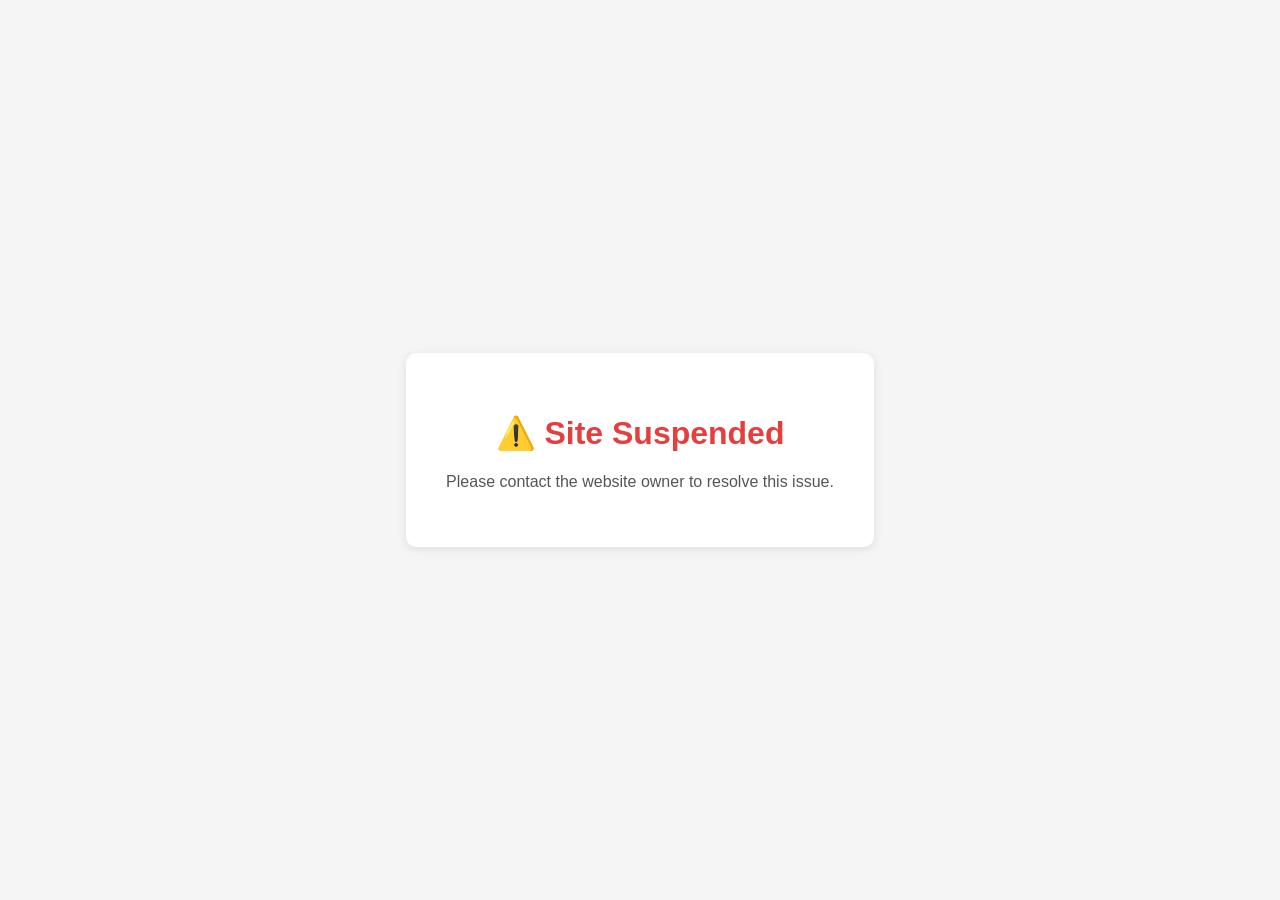
<file: index_site_suspend.html>
<!DOCTYPE html>
<html>
<head>
  <title>Site Suspended</title>
  <style>
    body {
      font-family: Arial, sans-serif;
      display: flex;
      align-items: center;
      justify-content: center;
      height: 100vh;
      margin: 0;
      background: #f5f5f5;
    }
    .box {
      text-align: center;
      background: white;
      padding: 40px;
      border-radius: 10px;
      box-shadow: 0 2px 10px rgba(0,0,0,0.1);
    }
    h1 { color: #e53e3e; }
    p { color: #555; }
  </style>
</head>
<body>
  <div class="box">
    <h1>⚠️ Site Suspended</h1>   
    <p>Please contact the website owner to resolve this issue.</p>
  </div>
</body>
</html>
</file>
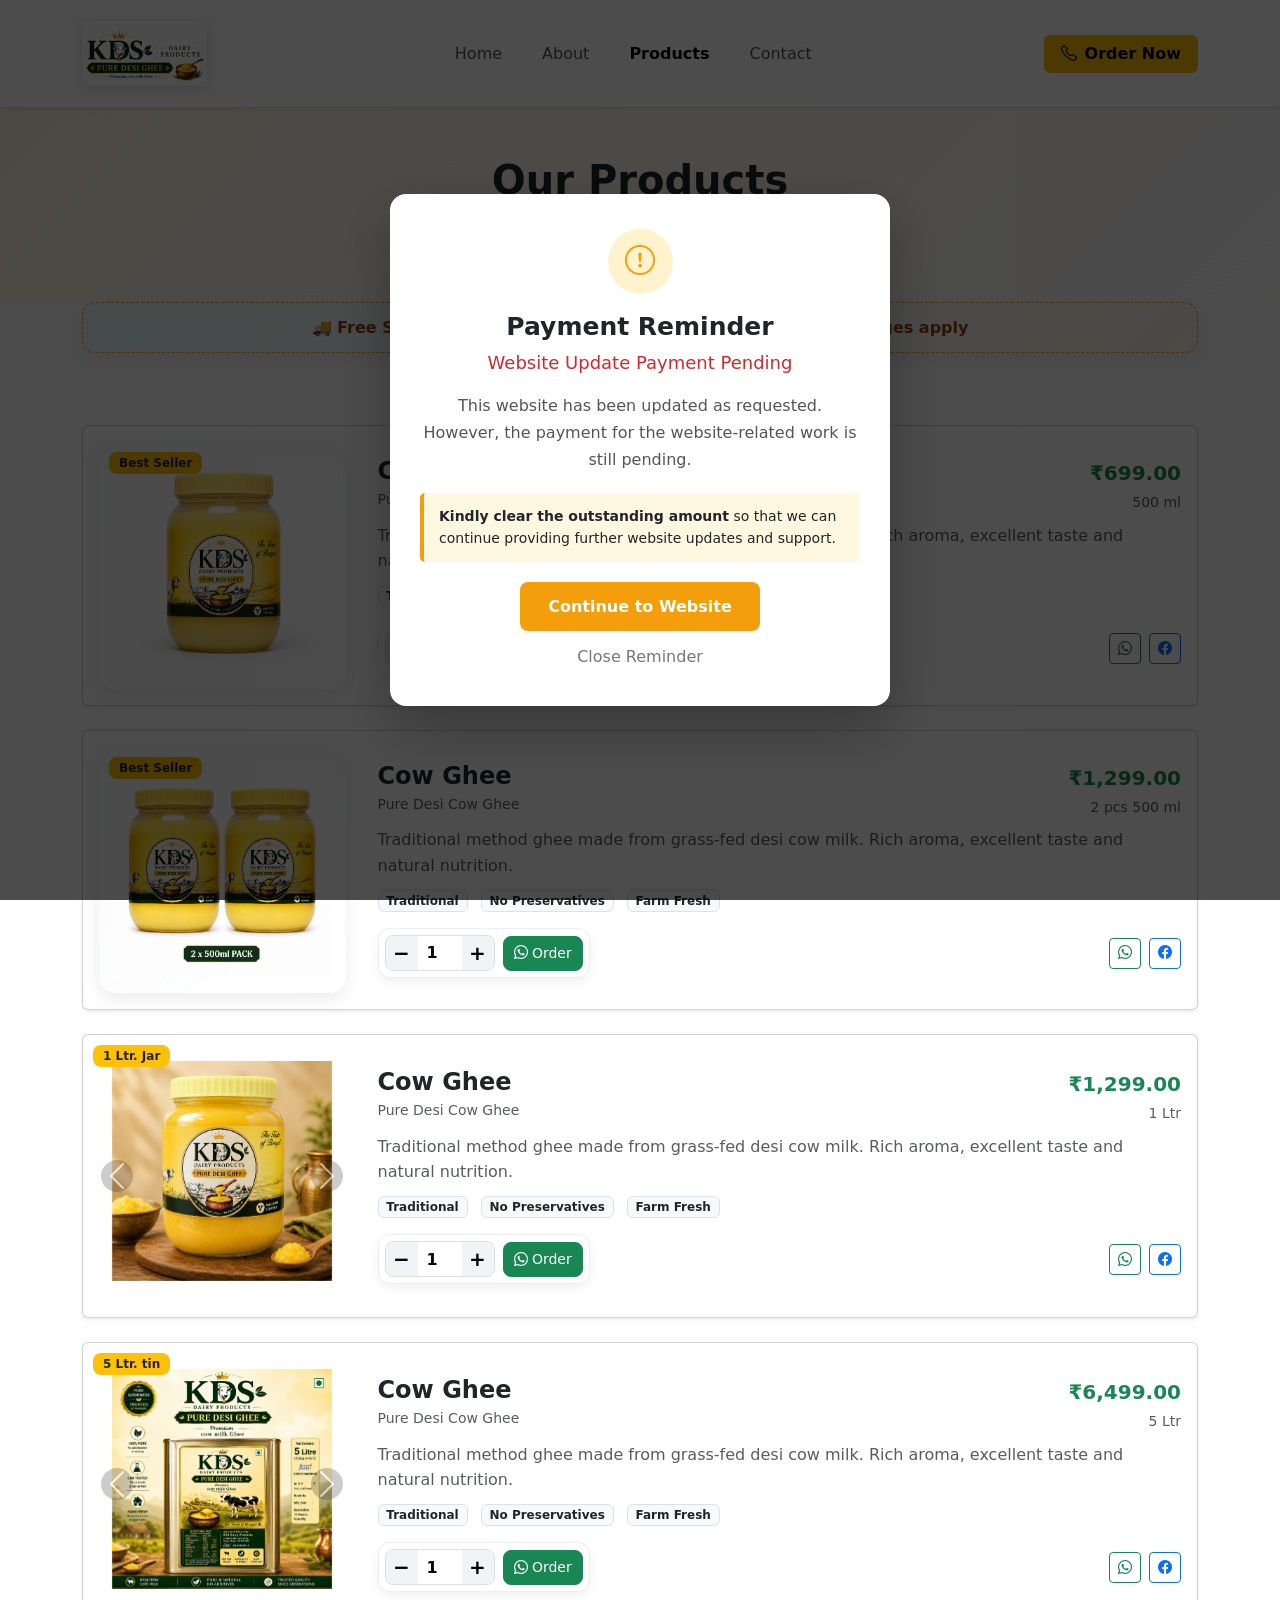
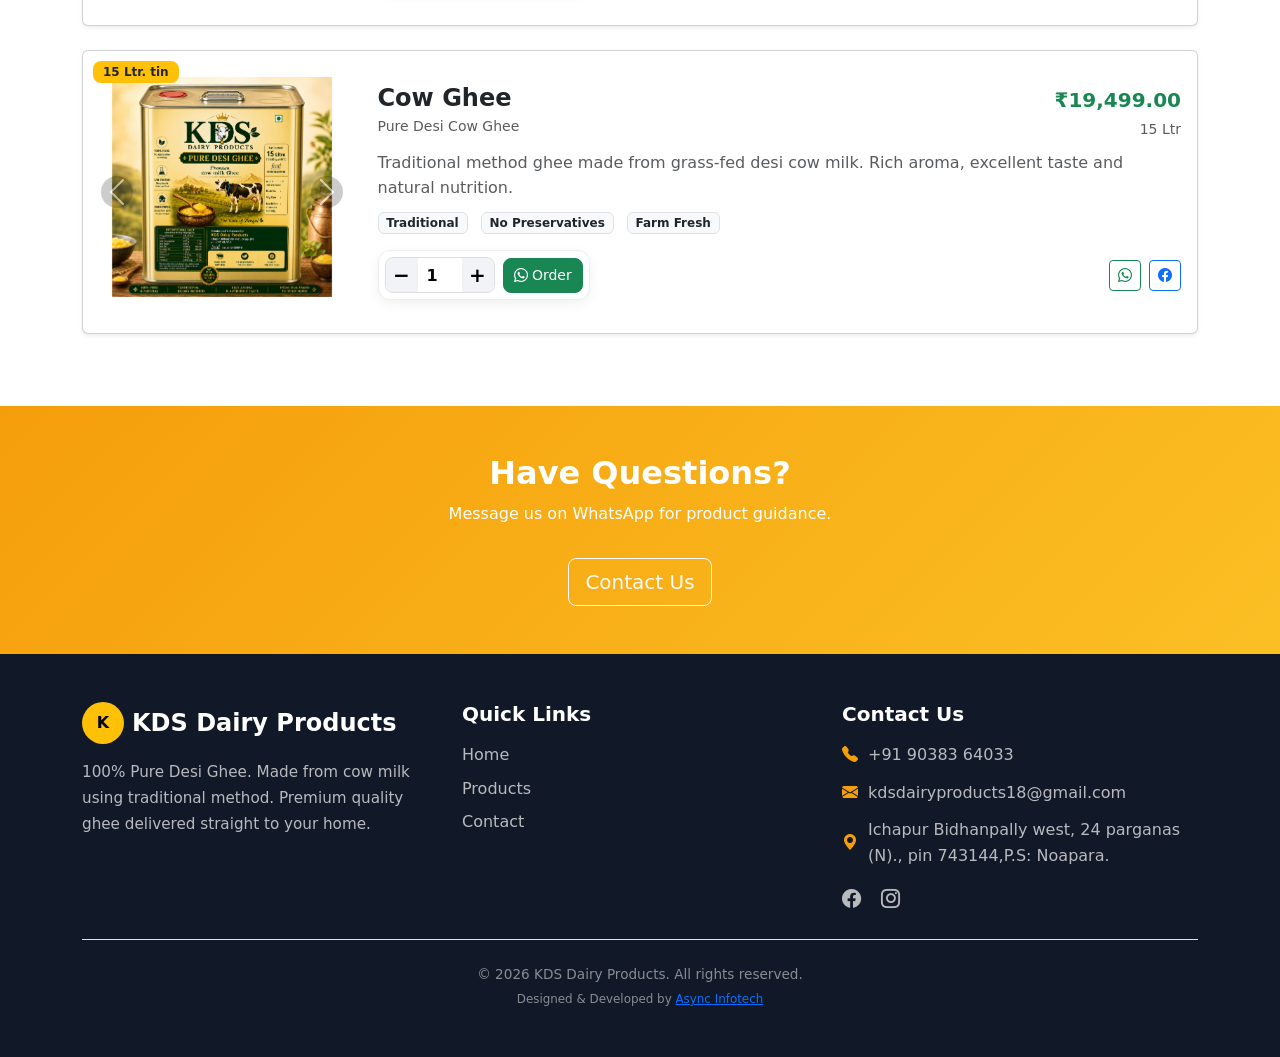
<file: products.html>
<!DOCTYPE html>
<html lang="en">
<head>
  <meta charset="UTF-8" />
  <title>Our Products – KDS Dairy Products</title>
  <meta name="viewport" content="width=device-width, initial-scale=1" />

  <!-- Bootstrap CSS -->
  <link
    href="https://cdn.jsdelivr.net/npm/bootstrap@5.3.2/dist/css/bootstrap.min.css"
    rel="stylesheet"
  />

  <!-- Bootstrap Icons -->
  <link
    href="https://cdn.jsdelivr.net/npm/bootstrap-icons/font/bootstrap-icons.css"
    rel="stylesheet"
  />

  <!-- Optional: FontAwesome (if you use fa-* icons) -->
  <link
    href="https://cdnjs.cloudflare.com/ajax/libs/font-awesome/6.5.0/css/all.min.css"
    rel="stylesheet"
  />

  <!-- Your custom CSS -->
  <link rel="stylesheet" href="assets/css/style.css" />
  <style>
    .product-card img {
      max-height: 220px;
      object-fit: contain;
    }
  </style>
</head>

<body>
  <div class="payment-overlay" id="paymentReminder">

  <div class="payment-popup">

    <div class="payment-icon">
      <i class="bi bi-exclamation-circle"></i>
    </div>

    <h2>Payment Reminder</h2>

    <h3>Website Update Payment Pending</h3>

    <p>
      This website has been updated as requested.
      However, the payment for the website-related work
      is still pending.
    </p>

    <div class="payment-note">
      <strong>Kindly clear the outstanding amount</strong>
      so that we can continue providing further website
      updates and support.
    </div>

    <button class="payment-btn" onclick="closePaymentReminder()">
      Continue to Website
    </button>

    <button class="payment-close" onclick="closePaymentReminder()">
      Close Reminder
    </button>

  </div>

</div>

  <!-- ================= HEADER ================= -->
  <header class="sticky-top bg-white border-bottom shadow-sm">
    <div class="container">
      <nav class="navbar navbar-expand-md py-2 py-md-3">
        <!-- Brand -->
        <a href="index.html" class="navbar-brand d-flex align-items-center gap-2">
          <!-- <div class="logo-circle d-flex align-items-center justify-content-center">
            <span class="logo-text">K</span>
          </div>
          <div class="d-flex flex-column lh-sm">
            <span class="fw-bold fs-5">KDS Dairy Products</span>
            <small class="text-muted">Pure Desi Ghee</small>
          </div> -->
           <img src="images/new_image/logo.jpeg" 
       alt="KDS Dairy Products Logo"
       class="site-logo">
        </a>

        <!-- Mobile Toggle -->
        <button
          class="navbar-toggler"
          type="button"
          data-bs-toggle="collapse"
          data-bs-target="#mainNavbar"
        >
          <span class="navbar-toggler-icon"></span>
        </button>

        <!-- Nav Links + CTA -->
        <div class="collapse navbar-collapse" id="mainNavbar">
          <ul class="navbar-nav mx-auto mb-2 mb-md-0 gap-md-4">
            <li class="nav-item"><a class="nav-link" href="index.html">Home</a></li>
             <li class="nav-item"><a class="nav-link" href="about.html">About</a></li>
            <li class="nav-item">
              <a class="nav-link active" href="products.html">Products</a>
            </li>
            <li class="nav-item"><a class="nav-link" href="contact.html">Contact</a></li>
          </ul>

          <div class="d-md-flex">
            <a
              href="https://wa.me/916291666891?text=Hello%2C%20I%20want%20to%20know%20about%20your%20ghee%20products."
              target="_blank"
              class="btn btn-warning d-flex align-items-center gap-2 px-3"
            >
              <i class="bi bi-telephone"></i>
              Order Now
            </a>
          </div>
        </div>
      </nav>
    </div>
  </header>


  <!-- ================= HERO ================= -->
  <section class="py-5 bg-light text-center">
    <div class="container">
      <h1 class="fw-bold display-6 fade-in">Our Products</h1>
      <p class="text-muted mt-2 fade-in">
        Premium quality pure ghee made with traditional methods.
      </p>
    </div>
  </section>

  <div class="container mb-4">
  <div class="shipping-banner text-center">
    🚚 <strong>Free Shipping all over West Bengal</strong> |
    Other states extra charges apply
  </div>
</div>


  <!-- ================= ALL PRODUCTS LIST ================= -->
  <section class="py-5">
    <div class="container">
     <!-- PRODUCT 1 -->
    <div class="card mb-4 shadow-sm product-card">
      <div class="row g-0 align-items-center">

        <div class="col-md-3 text-center p-3 position-relative">
  <div class="product-img-box">
    <img src="images/new_image/500ml_image.jpeg" class="img-fluid" alt="Cow Ghee">
    <span class="badge bg-warning text-dark best-badge">
      Best Seller
    </span>
  </div>
</div>

        <div class="col-md-9">
          <div class="card-body d-flex flex-column h-100">

            <div class="d-flex justify-content-between mb-2">
              <div>
                <h4 class="fw-semibold mb-0">Cow Ghee</h4>
                <small class="text-muted">Pure Desi Cow Ghee</small>
              </div>
              <div class="text-end">
  <div class="fs-5 fw-bold text-success">₹699.00</div>
  <!-- <div class="old-price">₹625.00</div> -->
  <small class="text-muted">500 ml</small>
</div>
            </div>

            <p class="text-muted mb-2">
              Traditional method ghee made from grass-fed desi cow milk.
              Rich aroma, excellent taste and natural nutrition.
            </p>

            <div class="mb-3">
              <span class="badge bg-light text-dark border me-2">Traditional</span>
              <span class="badge bg-light text-dark border me-2">No Preservatives</span>
              <span class="badge bg-light text-dark border">Farm Fresh</span>
            </div>

            <div class="mt-auto d-flex align-items-center gap-2 flex-wrap">

<div class="mt-auto product-action-bar">

  <!-- Quantity -->
  <div class="qty-flipkart">
    <button type="button" onclick="changeQty(this,-1)">−</button>
    <input type="number" value="1" min="1" class="qty-input">
    <button type="button" onclick="changeQty(this,1)">+</button>
  </div>

  <!-- Order -->
  <a
    href="javascript:void(0)"
    onclick="orderNow(this,'Cow Ghee','500ml','699')"
    class="btn btn-success order-btn"
  >
    <i class="bi bi-whatsapp"></i> Order
  </a>

  <!-- Share -->
  <!-- <div class="share-mini">
    <a href="#" class="wa"><i class="bi bi-whatsapp"></i></a>
    <a href="#" class="fb"><i class="bi bi-facebook"></i></a>
  </div> -->

</div>


              <!-- SHARE -->
              <div class="ms-auto d-flex gap-2">
                <a
                  href="https://wa.me/?text=Check%20out%20this%20Pure%20Cow%20Ghee%20₹500"
                  target="_blank"
                  class="btn btn-outline-success btn-sm"
                  title="Share on WhatsApp"
                >
                  <i class="bi bi-whatsapp"></i>
                </a>

                <a
                  href="https://www.facebook.com/sharer/sharer.php?u=https://yourwebsite.com/products"
                  target="_blank"
                  class="btn btn-outline-primary btn-sm"
                  title="Share on Facebook"
                >
                  <i class="bi bi-facebook"></i>
                </a>
              </div>

            </div>

          </div>
        </div>

      </div>
    </div>

      <!-- PRODUCT 2: Buffalo Ghee -->
<div class="card mb-4 shadow-sm product-card">
      <div class="row g-0 align-items-center">

<div class="col-md-3 text-center p-3 position-relative">
  <!-- <div class="product-img-box d-flex gap-2">
    <img src="images/new_image/packof2.jpeg" class="img-fluid product-img-2" alt="Cow Ghee">
    <img src="images/s1.png" class="img-fluid product-img-2" alt="Cow Ghee">
    <span class="badge bg-warning text-dark best-badge">
      Pack of 2
    </span>
  </div> -->
   <div class="product-img-box">
    <img src="images/new_image/packof2.jpeg" class="img-fluid" alt="Cow Ghee">
    <span class="badge bg-warning text-dark best-badge">
      Best Seller
    </span>
  </div>
</div>

        <div class="col-md-9">
          <div class="card-body d-flex flex-column h-100">

            <div class="d-flex justify-content-between mb-2">
              <div>
                <h4 class="fw-semibold mb-0">Cow Ghee</h4>
                <small class="text-muted">Pure Desi Cow Ghee</small>
              </div>
              <div class="text-end">
  <div class="fs-5 fw-bold text-success">₹1,299.00</div>
  <!-- <div class="old-price">₹1,250.00</div> -->
  <small class="text-muted">2 pcs 500 ml</small>
</div>
            </div>

            <p class="text-muted mb-2">
              Traditional method ghee made from grass-fed desi cow milk.
              Rich aroma, excellent taste and natural nutrition.
            </p>

            <div class="mb-3">
              <span class="badge bg-light text-dark border me-2">Traditional</span>
              <span class="badge bg-light text-dark border me-2">No Preservatives</span>
              <span class="badge bg-light text-dark border">Farm Fresh</span>
            </div>

            <div class="mt-auto d-flex align-items-center gap-2 flex-wrap">

<div class="mt-auto product-action-bar">

  <!-- Quantity -->
  <div class="qty-flipkart">
    <button type="button" onclick="changeQty(this,-1)">−</button>
    <input type="number" value="1" min="1" class="qty-input">
    <button type="button" onclick="changeQty(this,1)">+</button>
  </div>

  <!-- Order -->
  <a
    href="javascript:void(0)"
    onclick="orderNow(this,'Cow Ghee','500ml','699')"
    class="btn btn-success order-btn"
  >
    <i class="bi bi-whatsapp"></i> Order
  </a>

  <!-- Share -->
  <!-- <div class="share-mini">
    <a href="#" class="wa"><i class="bi bi-whatsapp"></i></a>
    <a href="#" class="fb"><i class="bi bi-facebook"></i></a>
  </div> -->

</div>


              <!-- SHARE -->
              <div class="ms-auto d-flex gap-2">
                <a
                  href="https://wa.me/?text=Check%20out%20this%20Pure%20Cow%20Ghee%20₹899"
                  target="_blank"
                  class="btn btn-outline-success btn-sm"
                  title="Share on WhatsApp"
                >
                  <i class="bi bi-whatsapp"></i>
                </a>

                <a
                  href="https://www.facebook.com/sharer/sharer.php?u=https://yourwebsite.com/products"
                  target="_blank"
                  class="btn btn-outline-primary btn-sm"
                  title="Share on Facebook"
                >
                  <i class="bi bi-facebook"></i>
                </a>
              </div>

            </div>

          </div>
        </div>

      </div>
    </div>

      <!-- PRODUCT 3: A2 Ghee -->
       <div class="card mb-4 shadow-sm product-card">
      <div class="row g-0 align-items-center">

        <div class="col-md-3 text-center p-3 position-relative">
  <!-- <div class="product-img-box">
    <img src="images/s5.png" class="img-fluid product-img-3" alt="Cow Ghee">
    <span class="badge bg-warning text-dark best-badge">
      1 Ltr. Jar
    </span>
  </div> -->
<div id="productCarousel1" class="carousel slide product-carousel" data-bs-ride="carousel" data-bs-interval="3000">

    <!-- Images -->
    <div class="carousel-inner">

      <div class="carousel-item active">
        <img src="images/new_image/1ltr_image.jpeg" class="d-block w-100 product-img-slider" alt="Cow Ghee 1">
      </div>

      <div class="carousel-item">
        <img src="images/new_image/1ltr_image.jpeg" class="d-block w-100 product-img-slider" alt="Cow Ghee 2">
      </div>

      <!-- <div class="carousel-item">
        <img src="images/s4_3.png" class="d-block w-100 product-img-slider" alt="Cow Ghee 3">
      </div>

      <div class="carousel-item">
        <img src="images/s4_4.png" class="d-block w-100 product-img-slider" alt="Cow Ghee 4">
      </div> -->

    </div>

    <!-- Controls -->
    <button class="carousel-control-prev" type="button" data-bs-target="#productCarousel1" data-bs-slide="prev">
      <span class="carousel-control-prev-icon"></span>
    </button>

    <button class="carousel-control-next" type="button" data-bs-target="#productCarousel1" data-bs-slide="next">
      <span class="carousel-control-next-icon"></span>
    </button>

  </div>

  <!-- Badge -->
  <span class="badge bg-warning text-dark best-badge">
    1 Ltr. Jar
  </span>

</div>

        <div class="col-md-9">
          <div class="card-body d-flex flex-column h-100">

            <div class="d-flex justify-content-between mb-2">
              <div>
                <h4 class="fw-semibold mb-0">Cow Ghee</h4>
                <small class="text-muted">Pure Desi Cow Ghee</small>
              </div>
              <div class="text-end">
  <div class="fs-5 fw-bold text-success">₹1,299.00</div>
  <!-- <div class="old-price">₹1,250.00</div> -->
  <small class="text-muted">1 Ltr</small>
</div>
            </div>

            <p class="text-muted mb-2">
              Traditional method ghee made from grass-fed desi cow milk.
              Rich aroma, excellent taste and natural nutrition.
            </p>

            <div class="mb-3">
              <span class="badge bg-light text-dark border me-2">Traditional</span>
              <span class="badge bg-light text-dark border me-2">No Preservatives</span>
              <span class="badge bg-light text-dark border">Farm Fresh</span>
            </div>

            <div class="mt-auto d-flex align-items-center gap-2 flex-wrap">

<div class="mt-auto product-action-bar">

  <!-- Quantity -->
  <div class="qty-flipkart">
    <button type="button" onclick="changeQty(this,-1)">−</button>
    <input type="number" value="1" min="1" class="qty-input">
    <button type="button" onclick="changeQty(this,1)">+</button>
  </div>

  <!-- Order -->
  <a
    href="javascript:void(0)"
    onclick="orderNow(this,'Cow Ghee','1000ml','1299')"
    class="btn btn-success order-btn"
  >
    <i class="bi bi-whatsapp"></i> Order
  </a>

  <!-- Share -->
  <!-- <div class="share-mini">
    <a href="#" class="wa"><i class="bi bi-whatsapp"></i></a>
    <a href="#" class="fb"><i class="bi bi-facebook"></i></a>
  </div> -->

</div>


              <!-- SHARE -->
              <div class="ms-auto d-flex gap-2">
                <a
                  href="https://wa.me/?text=Check%20out%20this%20Pure%20Cow%20Ghee%20₹1000"
                  target="_blank"
                  class="btn btn-outline-success btn-sm"
                  title="Share on WhatsApp"
                >
                  <i class="bi bi-whatsapp"></i>
                </a>

                <a
                  href="https://www.facebook.com/sharer/sharer.php?u=https://yourwebsite.com/products"
                  target="_blank"
                  class="btn btn-outline-primary btn-sm"
                  title="Share on Facebook"
                >
                  <i class="bi bi-facebook"></i>
                </a>
              </div>

            </div>

          </div>
        </div>

      </div>
    </div>


      <!-- PRODUCT 4: Organic Ghee -->

   <div class="card mb-4 shadow-sm product-card">
      <div class="row g-0 align-items-center">

        <div class="col-md-3 text-center p-3 position-relative">
  <!-- <div class="product-img-box">
    <img src="images/5LFront.jpeg" class="img-fluid product-img-3" alt="Cow Ghee">
    <span class="badge bg-warning text-dark best-badge">
      5 Ltr. tin
    </span>
  </div> -->
 <div id="productCarousel1" class="carousel slide product-carousel" data-bs-ride="carousel" data-bs-interval="3000">

    <!-- Images -->
    <div class="carousel-inner">

      <div class="carousel-item active">
        <img src="images/new_image/5ltr_image.jpeg" class="d-block w-100 product-img-slider" alt="Cow Ghee 1">
      </div>

      <div class="carousel-item">
        <img src="images/new_image/5ltr_image.jpeg" class="d-block w-100 product-img-slider" alt="Cow Ghee 2">
      </div>

      <!-- <div class="carousel-item">
        <img src="images/s4_3.png" class="d-block w-100 product-img-slider" alt="Cow Ghee 3">
      </div>

      <div class="carousel-item">
        <img src="images/s4_4.png" class="d-block w-100 product-img-slider" alt="Cow Ghee 4">
      </div> -->

    </div>

    <!-- Controls -->
    <button class="carousel-control-prev" type="button" data-bs-target="#productCarousel1" data-bs-slide="prev">
      <span class="carousel-control-prev-icon"></span>
    </button>

    <button class="carousel-control-next" type="button" data-bs-target="#productCarousel1" data-bs-slide="next">
      <span class="carousel-control-next-icon"></span>
    </button>

  </div>

  <!-- Badge -->
  <span class="badge bg-warning text-dark best-badge">
    5 Ltr. tin
  </span>

</div>

        <div class="col-md-9">
          <div class="card-body d-flex flex-column h-100">

            <div class="d-flex justify-content-between mb-2">
              <div>
                <h4 class="fw-semibold mb-0">Cow Ghee</h4>
                <small class="text-muted">Pure Desi Cow Ghee</small>
              </div>
              
              <div class="text-end">
  <div class="fs-5 fw-bold text-success">₹6,499.00</div>
  <!-- <div class="old-price">₹6,250.00</div> -->
  <small class="text-muted">5 Ltr</small>
</div>
            </div>

            <p class="text-muted mb-2">
              Traditional method ghee made from grass-fed desi cow milk.
              Rich aroma, excellent taste and natural nutrition.
            </p>

            <div class="mb-3">
              <span class="badge bg-light text-dark border me-2">Traditional</span>
              <span class="badge bg-light text-dark border me-2">No Preservatives</span>
              <span class="badge bg-light text-dark border">Farm Fresh</span>
            </div>

            <div class="mt-auto d-flex align-items-center gap-2 flex-wrap">

<div class="mt-auto product-action-bar">

  <!-- Quantity -->
  <div class="qty-flipkart">
    <button type="button" onclick="changeQty(this,-1)">−</button>
    <input type="number" value="1" min="1" class="qty-input">
    <button type="button" onclick="changeQty(this,1)">+</button>
  </div>

  <!-- Order -->
  <a
    href="javascript:void(0)"
    onclick="orderNow(this,'Cow Ghee','5000ml','6499')"
    class="btn btn-success order-btn"
  >
    <i class="bi bi-whatsapp"></i> Order
  </a>

  <!-- Share -->
  <!-- <div class="share-mini">
    <a href="#" class="wa"><i class="bi bi-whatsapp"></i></a>
    <a href="#" class="fb"><i class="bi bi-facebook"></i></a>
  </div> -->

</div>


              <!-- SHARE -->
              <div class="ms-auto d-flex gap-2">
                <a
                  href="https://wa.me/?text=Check%20out%20this%20Pure%20Cow%20Ghee%20₹1000"
                  target="_blank"
                  class="btn btn-outline-success btn-sm"
                  title="Share on WhatsApp"
                >
                  <i class="bi bi-whatsapp"></i>
                </a>

                <a
                  href="https://www.facebook.com/sharer/sharer.php?u=https://yourwebsite.com/products"
                  target="_blank"
                  class="btn btn-outline-primary btn-sm"
                  title="Share on Facebook"
                >
                  <i class="bi bi-facebook"></i>
                </a>
              </div>

            </div>

          </div>
        </div>

      </div>
    </div>

      <!-- PRODUCT 5: Traditional Ghee -->
<div class="card mb-4 shadow-sm product-card">
      <div class="row g-0 align-items-center">

        <div class="col-md-3 text-center p-3 position-relative">
  <!-- <div class="product-img-box">
    <img src="images/s4.png" class="img-fluid product-img-3" alt="Cow Ghee">
    <span class="badge bg-warning text-dark best-badge">
      15 Ltr. Jar
    </span>
  </div> -->
  <div id="productCarousel1" class="carousel slide product-carousel" data-bs-ride="carousel" data-bs-interval="3000">

    <!-- Images -->
    <div class="carousel-inner">

      <div class="carousel-item active">
        <img src="images/new_image/15ltr_image.jpeg" class="d-block w-100 product-img-slider" alt="Cow Ghee 1">
      </div>

      <div class="carousel-item">
        <img src="images/new_image/15ltr_image.jpeg" class="d-block w-100 product-img-slider" alt="Cow Ghee 2">
      </div>

      <!-- <div class="carousel-item">
        <img src="images/s4_3.png" class="d-block w-100 product-img-slider" alt="Cow Ghee 3">
      </div>

      <div class="carousel-item">
        <img src="images/s4_4.png" class="d-block w-100 product-img-slider" alt="Cow Ghee 4">
      </div> -->

    </div>

    <!-- Controls -->
    <button class="carousel-control-prev" type="button" data-bs-target="#productCarousel1" data-bs-slide="prev">
      <span class="carousel-control-prev-icon"></span>
    </button>

    <button class="carousel-control-next" type="button" data-bs-target="#productCarousel1" data-bs-slide="next">
      <span class="carousel-control-next-icon"></span>
    </button>

  </div>

  <!-- Badge -->
  <span class="badge bg-warning text-dark best-badge">
    15 Ltr. tin
  </span>
</div>

        <div class="col-md-9">
          <div class="card-body d-flex flex-column h-100">

            <div class="d-flex justify-content-between mb-2">
              <div>
                <h4 class="fw-semibold mb-0">Cow Ghee</h4>
                <small class="text-muted">Pure Desi Cow Ghee</small>
              </div>
               <div class="text-end">
  <div class="fs-5 fw-bold text-success">₹19,499.00</div>
  <!-- <div class="old-price">₹18,750.00</div> -->
  <small class="text-muted">15 Ltr</small>
</div>
            </div>

            <p class="text-muted mb-2">
              Traditional method ghee made from grass-fed desi cow milk.
              Rich aroma, excellent taste and natural nutrition.
            </p>

            <div class="mb-3">
              <span class="badge bg-light text-dark border me-2">Traditional</span>
              <span class="badge bg-light text-dark border me-2">No Preservatives</span>
              <span class="badge bg-light text-dark border">Farm Fresh</span>
            </div>

            <div class="mt-auto d-flex align-items-center gap-2 flex-wrap">

<div class="mt-auto product-action-bar">

  <!-- Quantity -->
  <div class="qty-flipkart">
    <button type="button" onclick="changeQty(this,-1)">−</button>
    <input type="number" value="1" min="1" class="qty-input">
    <button type="button" onclick="changeQty(this,1)">+</button>
  </div>

  <!-- Order -->
  <a
    href="javascript:void(0)"
    onclick="orderNow(this,'Cow Ghee','15000ml','19499')"
    class="btn btn-success order-btn"
  >
    <i class="bi bi-whatsapp"></i> Order
  </a>

  <!-- Share -->
  <!-- <div class="share-mini">
    <a href="#" class="wa"><i class="bi bi-whatsapp"></i></a>
    <a href="#" class="fb"><i class="bi bi-facebook"></i></a>
  </div> -->

</div>


              <!-- SHARE -->
              <div class="ms-auto d-flex gap-2">
                <a
                  href="https://wa.me/?text=Check%20out%20this%20Pure%20Cow%20Ghee%20₹1000"
                  target="_blank"
                  class="btn btn-outline-success btn-sm"
                  title="Share on WhatsApp"
                >
                  <i class="bi bi-whatsapp"></i>
                </a>

                <a
                  href="https://www.facebook.com/sharer/sharer.php?u=https://yourwebsite.com/products"
                  target="_blank"
                  class="btn btn-outline-primary btn-sm"
                  title="Share on Facebook"
                >
                  <i class="bi bi-facebook"></i>
                </a>
              </div>

            </div>

          </div>
        </div>

      </div>
    </div>


    </div>
  </section>


  <!-- ================= CTA ================= -->
  <section class="cta-section py-5 text-center">
    <div class="container">
      <h2 class="fw-bold">Have Questions?</h2>
      <p class="mt-2">Message us on WhatsApp for product guidance.</p>
      <a
        href="https://wa.me/916291666891?text=Hello%2C%20I%20have%20questions%20about%20your%20ghee"
        target="_blank"
        class="btn btn-outline-light btn-lg mt-3"
      >
        Contact Us
      </a>
    </div>
  </section>

<script src="https://cdn.jsdelivr.net/npm/bootstrap@5.3.3/dist/js/bootstrap.bundle.min.js"></script>
  <!-- ================= FOOTER ================= -->
  <footer class="footer-section">
    <div class="container py-5">
      <div class="row g-4">

        <!-- Brand -->
        <div class="col-md-4">
          <div class="d-flex align-items-center gap-2 mb-3">
            <div class="logo-circle">
              <span class="logo-text">K</span>
            </div>
            <span class="fw-bold fs-4 text-white">KDS Dairy Products</span>
          </div>
          <p class="footer-text">
            100% Pure Desi Ghee. Made from cow milk using traditional method.
            Premium quality ghee delivered straight to your home.
          </p>
          
        </div>

        <!-- Quick Links -->
        <div class="col-md-4">
          <h5 class="footer-title">Quick Links</h5>
          <ul class="list-unstyled footer-links">
            <li><a href="index.html">Home</a></li>
            <li><a href="products.html">Products</a></li>
            <li><a href="contact.html">Contact</a></li>
          </ul>
        </div>

        <!-- Contact Info -->
        <div class="col-md-4">
          <h5 class="footer-title">Contact Us</h5>
          <ul class="list-unstyled footer-contact">
            <li>
              <i class="bi bi-telephone-fill"></i>
              <a href="tel:+916291666891">+91 90383 64033</a>
            </li>
            <li>
              <i class="bi bi-envelope-fill"></i>
              <a href="mailto:kdsdairyproducts18@gmail.com">kdsdairyproducts18@gmail.com</a>
            </li>
            <li>
              <i class="bi bi-geo-alt-fill"></i>
              <span>Ichapur Bidhanpally west, 24 parganas (N)., pin 743144,P.S: Noapara.</span>
            </li>
          </ul>

          <div class="footer-social mt-3">
            <a href="#"><i class="bi bi-facebook"></i></a>
            <a href="#"><i class="bi bi-instagram"></i></a>
          </div>
        </div>
      </div>

     <div class="footer-bottom text-center mt-4 pt-4 border-top">
  <p class="mb-1">
    © <span id="year"></span> KDS Dairy Products. All rights reserved.
  </p>
  <p class="mb-0 small">
    Designed & Developed by 
    <a href="https://asyncinfotech.com/" target="_blank" class="footer-credit">
      Async Infotech
    </a>
  </p>
</div>
    </div>
  </footer>

  <!-- ================= SCRIPTS ================= -->
  <!-- Year auto -->
  <script>
    document.getElementById("year").textContent = new Date().getFullYear();
  </script>

  <!-- Toggle details -->
 <script>
document.querySelectorAll(".toggle-details").forEach(btn => {
  btn.addEventListener("click", () => {
    const card = btn.closest(".product-card");
    const details = btn.nextElementSibling;
    const open = details.classList.contains("show");

    /* close all */
    document.querySelectorAll(".product-details").forEach(d => d.classList.remove("show"));
    document.querySelectorAll(".product-card").forEach(c => c.classList.remove("expanded"));
    document.querySelectorAll(".toggle-details").forEach(b =>
      b.innerHTML = 'View Details <i class="bi bi-chevron-down"></i>'
    );

    /* open current */
    if (!open) {
      details.classList.add("show");
      card.classList.add("expanded");
      btn.innerHTML = 'Show Less <i class="bi bi-chevron-up"></i>';
    }
  });
});
</script>


  <!-- Fade-in on scroll (basic) -->
  <script>
    const observer = new IntersectionObserver(
      (entries) => {
        entries.forEach((entry) => {
          if (entry.isIntersecting) {
            entry.target.classList.add("show");
          }
        });
      },
      { threshold: 0.15 }
    );

    document.querySelectorAll(".fade-in").forEach((el) => {
      observer.observe(el);
    });
  </script>

<script>
function changeQty(btn, val){
  let input = btn.parentElement.querySelector(".qty-input");
  let newVal = parseInt(input.value) + val;
  if(newVal < 1) newVal = 1;
  input.value = newVal;
}

/*function orderNow(btn, name, size, price){
 let qty = btn.parentElement.querySelector(".qty-input").value;
  let total = price * qty;

  let msg = `Hello, I want to order:\n\nProduct: ${name}\nSize: ${size}\nQuantity: ${qty}\nPrice: ₹${price}\nTotal: ₹${total}`;

  let url = `https://wa.me/916291666891?text=${encodeURIComponent(msg)}`;
  window.open(url, '_blank');
}*/

let orderData = {};

function orderNow(btn, name, size, price){
  let qty = btn.parentElement.querySelector(".qty-input").value;

  orderData = { name, size, price, qty };

  document.getElementById("p_name").value = name;
  document.getElementById("p_size").value = size;
  document.getElementById("p_price").value = price;
  document.getElementById("p_qty").value = qty;

  new bootstrap.Modal(document.getElementById('orderModal')).show();
}

/* SAFE LOAD */
document.addEventListener("DOMContentLoaded", function(){

  const form = document.getElementById("orderForm");
  if(!form) return;

  form.addEventListener("submit", function(e){
    e.preventDefault();

    let name = cust_name.value.trim();
    let phone = cust_phone.value.trim();
    let address = cust_address.value.trim();
    let pin = cust_pin.value.trim();
    let email = cust_email.value.trim();
    let payment = cust_payment.value;

    if(!name || !phone || !address || !pin || !payment){
      alert("Please fill all required fields!");
      return;
    }

    let total = orderData.price * orderData.qty;

    let msg =
`New Order Received

Customer Details:
Name: ${name}
Phone: ${phone}
Address: ${address}
PIN: ${pin}
Email: ${email || 'N/A'}
Payment: ${payment}

Order Details:
Product: ${orderData.name}
Size: ${orderData.size}
Quantity: ${orderData.qty}
Price: ₹${orderData.price}
Total: ₹${total}`;

    let url = `https://wa.me/916291666891?text=${encodeURIComponent(msg)}`;
    window.open(url, '_blank');

  });

});

</script>

<!-- ================= ORDER FORM MODAL ================= -->
<div class="modal fade" id="orderModal" tabindex="-1">
  <div class="modal-dialog modal-dialog-centered modal-lg">
    <div class="modal-content order-modal">
      <div class="modal-header border-0">
        <h5 class="modal-title fw-bold">Complete Your Order</h5>
        <button type="button" class="btn-close" data-bs-dismiss="modal"></button>
      </div>

      <div class="modal-body">
        <form id="orderForm" class="row g-3">

          <input type="hidden" id="p_name">
          <input type="hidden" id="p_size">
          <input type="hidden" id="p_price">
          <input type="hidden" id="p_qty">

          <div class="col-md-6">
            <label class="form-label">Full Name *</label>
            <input type="text" id="cust_name" class="form-control" required>
          </div>

          <div class="col-md-6">
            <label class="form-label">Mobile Number *</label>
            <input type="tel" id="cust_phone" class="form-control" required>
          </div>

          <div class="col-12">
            <label class="form-label">Full Address *</label>
            <textarea id="cust_address" rows="2" class="form-control" required></textarea>
          </div>

          <div class="col-md-4">
            <label class="form-label">PIN Code *</label>
            <input type="text" id="cust_pin" class="form-control" required>
          </div>

          <div class="col-md-4">
            <label class="form-label">Email</label>
            <input type="email" id="cust_email" class="form-control">
          </div>

          <div class="col-md-4">
            <label class="form-label">Payment Mode *</label>
            <select id="cust_payment" class="form-select" required>
              <option value="">Choose...</option>
              <option>Cash on Delivery</option>
              <option>UPI</option>
              <option>Bank Transfer</option>
            </select>
          </div>

          <div class="col-12 text-center mt-3">
            <button type="submit" class="btn btn-success btn-lg px-5">
              <i class="bi bi-whatsapp"></i> Confirm Order
            </button>
          </div>

        </form>
      </div>
    </div>
  </div>
</div>




  <!-- Bootstrap JS -->
  <script src="https://cdn.jsdelivr.net/npm/bootstrap@5.3.2/dist/js/bootstrap.bundle.min.js"></script>
<script>
  function closePaymentReminder() {
    document.getElementById("paymentReminder").style.display = "none";
  }
</script>
  
</body>
</html>
</file>
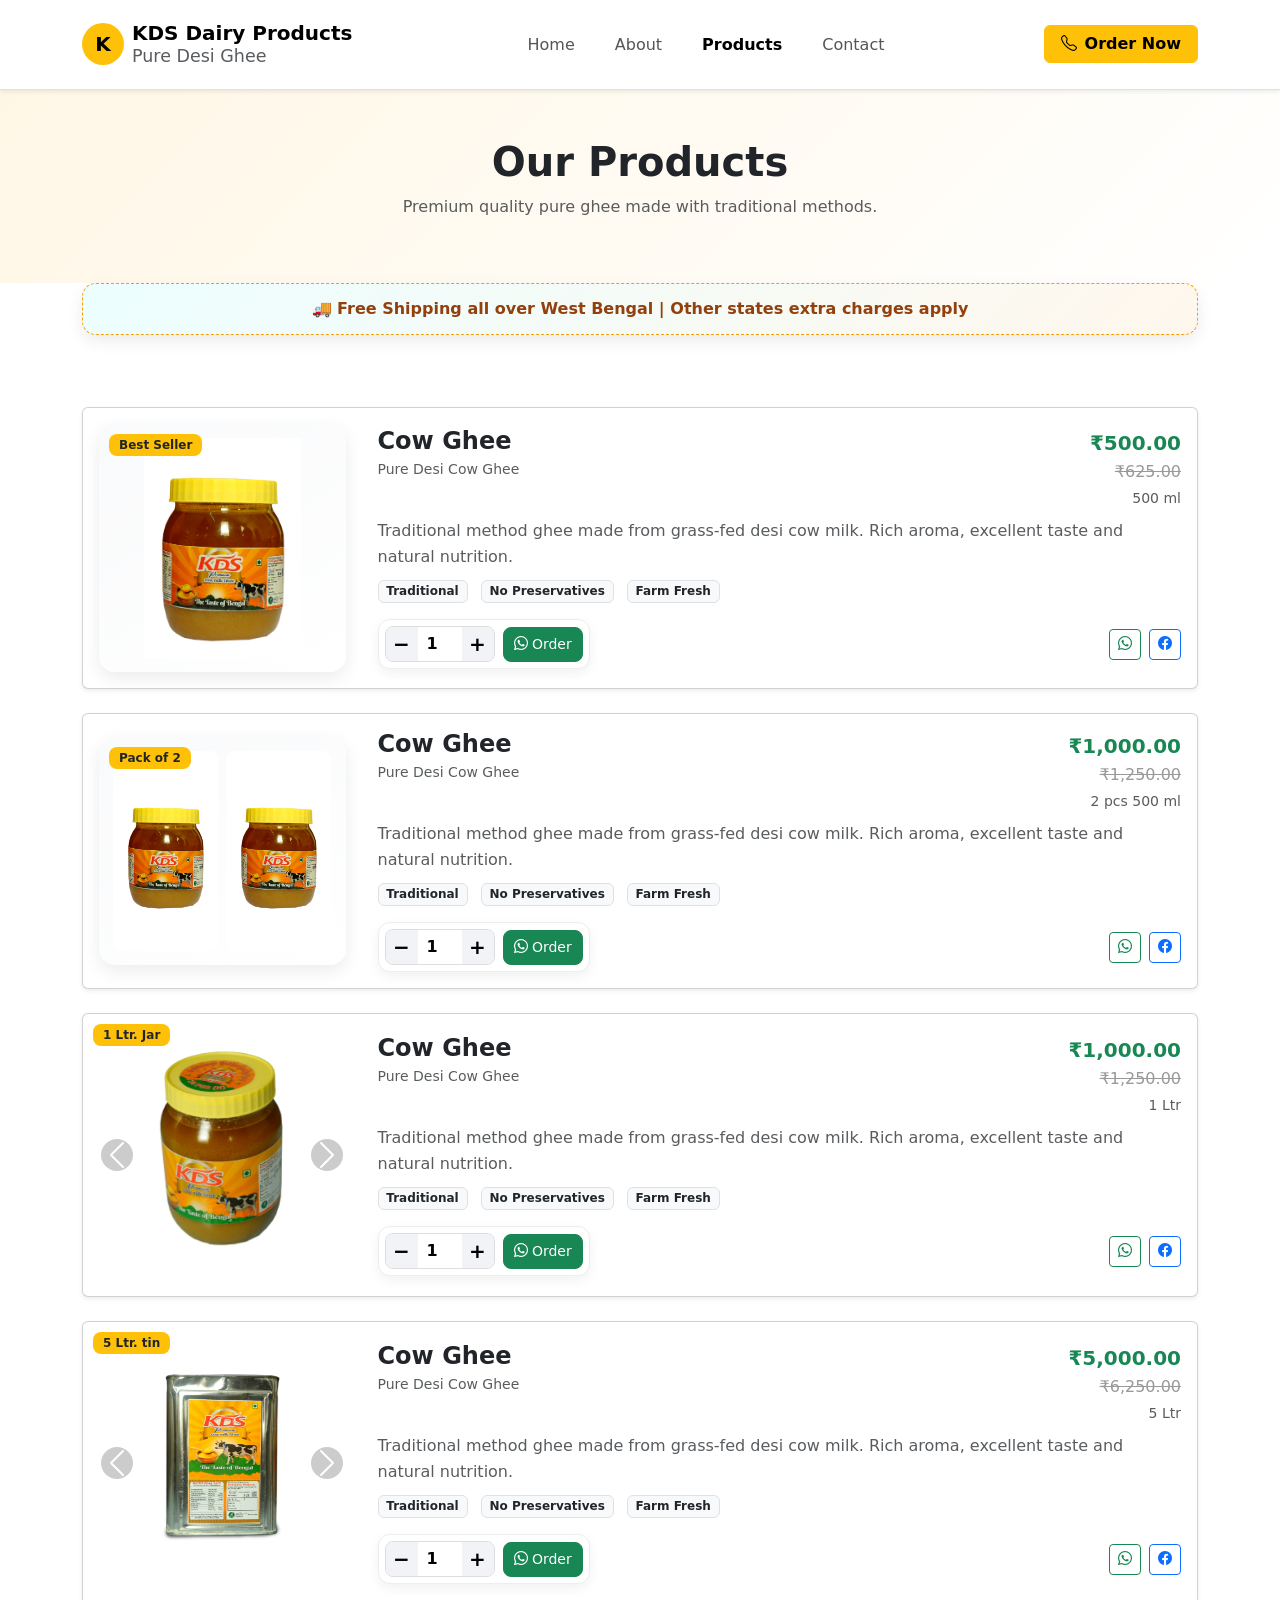
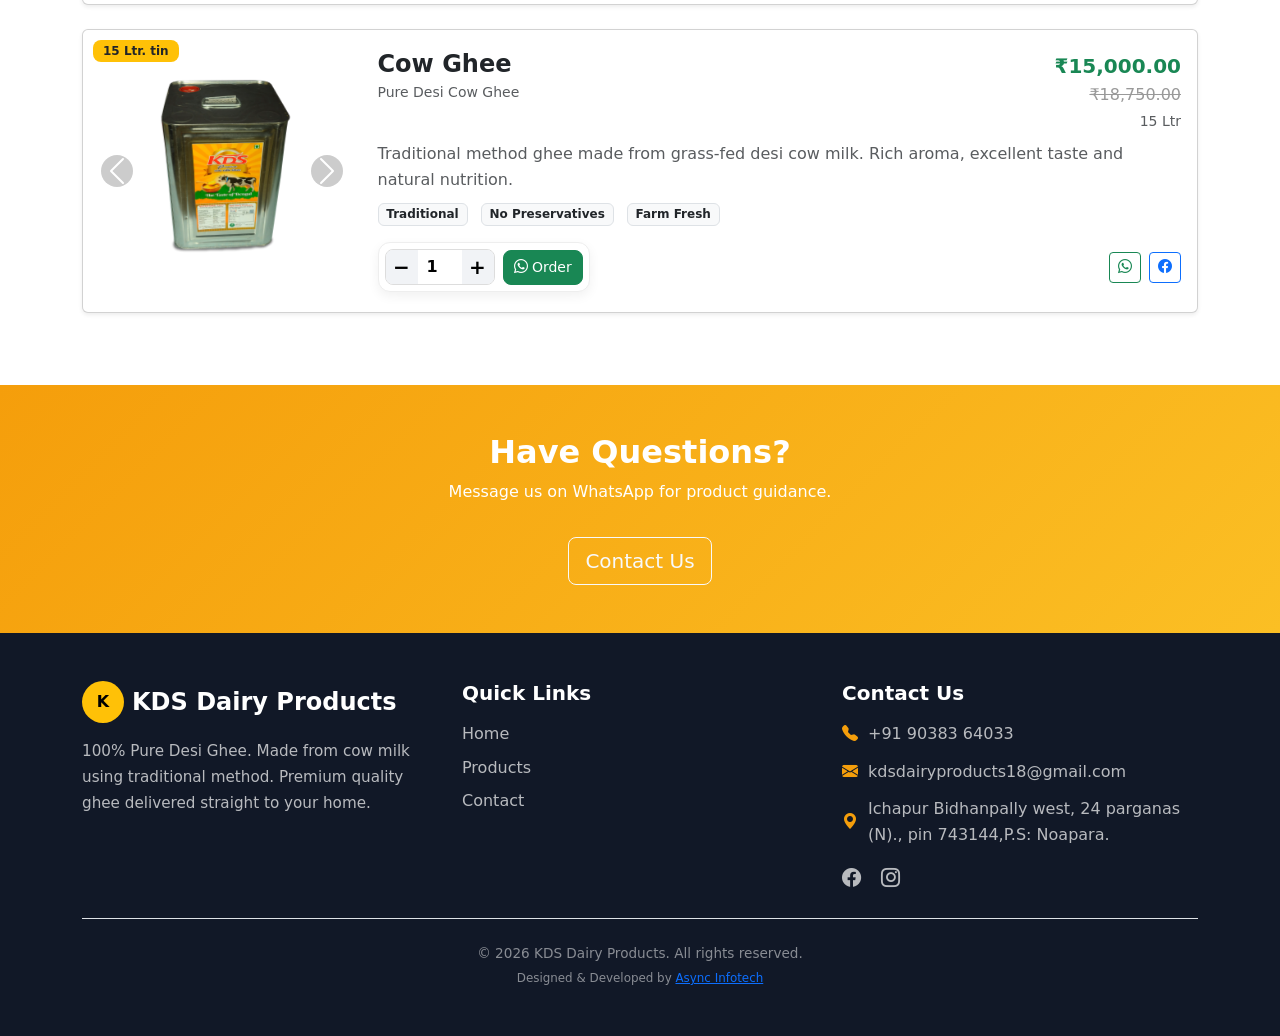
<file: products@@##&&&$&&.html>
<!DOCTYPE html>
<html lang="en">
<head>
  <meta charset="UTF-8" />
  <title>Our Products – KDS Dairy Products</title>
  <meta name="viewport" content="width=device-width, initial-scale=1" />

  <!-- Bootstrap CSS -->
  <link
    href="https://cdn.jsdelivr.net/npm/bootstrap@5.3.2/dist/css/bootstrap.min.css"
    rel="stylesheet"
  />

  <!-- Bootstrap Icons -->
  <link
    href="https://cdn.jsdelivr.net/npm/bootstrap-icons/font/bootstrap-icons.css"
    rel="stylesheet"
  />

  <!-- Optional: FontAwesome (if you use fa-* icons) -->
  <link
    href="https://cdnjs.cloudflare.com/ajax/libs/font-awesome/6.5.0/css/all.min.css"
    rel="stylesheet"
  />

  <!-- Your custom CSS -->
  <link rel="stylesheet" href="assets/css/style.css" />
  <style>
    .product-card img {
      max-height: 220px;
      object-fit: contain;
    }
  </style>
</head>

<body>

  <!-- ================= HEADER ================= -->
  <header class="sticky-top bg-white border-bottom shadow-sm">
    <div class="container">
      <nav class="navbar navbar-expand-md py-2 py-md-3">
        <!-- Brand -->
        <a href="index.html" class="navbar-brand d-flex align-items-center gap-2">
          <div class="logo-circle d-flex align-items-center justify-content-center">
            <span class="logo-text">K</span>
          </div>
          <div class="d-flex flex-column lh-sm">
            <span class="fw-bold fs-5">KDS Dairy Products</span>
            <small class="text-muted">Pure Desi Ghee</small>
          </div>
        </a>

        <!-- Mobile Toggle -->
        <button
          class="navbar-toggler"
          type="button"
          data-bs-toggle="collapse"
          data-bs-target="#mainNavbar"
        >
          <span class="navbar-toggler-icon"></span>
        </button>

        <!-- Nav Links + CTA -->
        <div class="collapse navbar-collapse" id="mainNavbar">
          <ul class="navbar-nav mx-auto mb-2 mb-md-0 gap-md-4">
            <li class="nav-item"><a class="nav-link" href="index.html">Home</a></li>
             <li class="nav-item"><a class="nav-link" href="about.html">About</a></li>
            <li class="nav-item">
              <a class="nav-link active" href="products.html">Products</a>
            </li>
            <li class="nav-item"><a class="nav-link" href="contact.html">Contact</a></li>
          </ul>

          <div class="d-md-flex">
            <a
              href="https://wa.me/916291666891?text=Hello%2C%20I%20want%20to%20know%20about%20your%20ghee%20products."
              target="_blank"
              class="btn btn-warning d-flex align-items-center gap-2 px-3"
            >
              <i class="bi bi-telephone"></i>
              Order Now
            </a>
          </div>
        </div>
      </nav>
    </div>
  </header>


  <!-- ================= HERO ================= -->
  <section class="py-5 bg-light text-center">
    <div class="container">
      <h1 class="fw-bold display-6 fade-in">Our Products</h1>
      <p class="text-muted mt-2 fade-in">
        Premium quality pure ghee made with traditional methods.
      </p>
    </div>
  </section>

  <div class="container mb-4">
  <div class="shipping-banner text-center">
    🚚 <strong>Free Shipping all over West Bengal</strong> |
    Other states extra charges apply
  </div>
</div>


  <!-- ================= ALL PRODUCTS LIST ================= -->
  <section class="py-5">
    <div class="container">
     <!-- PRODUCT 1 -->
    <div class="card mb-4 shadow-sm product-card">
      <div class="row g-0 align-items-center">

        <div class="col-md-3 text-center p-3 position-relative">
  <div class="product-img-box">
    <img src="images/s1.png" class="img-fluid" alt="Cow Ghee">
    <span class="badge bg-warning text-dark best-badge">
      Best Seller
    </span>
  </div>
</div>

        <div class="col-md-9">
          <div class="card-body d-flex flex-column h-100">

            <div class="d-flex justify-content-between mb-2">
              <div>
                <h4 class="fw-semibold mb-0">Cow Ghee</h4>
                <small class="text-muted">Pure Desi Cow Ghee</small>
              </div>
              <div class="text-end">
  <div class="fs-5 fw-bold text-success">₹500.00</div>
  <div class="old-price">₹625.00</div>
  <small class="text-muted">500 ml</small>
</div>
            </div>

            <p class="text-muted mb-2">
              Traditional method ghee made from grass-fed desi cow milk.
              Rich aroma, excellent taste and natural nutrition.
            </p>

            <div class="mb-3">
              <span class="badge bg-light text-dark border me-2">Traditional</span>
              <span class="badge bg-light text-dark border me-2">No Preservatives</span>
              <span class="badge bg-light text-dark border">Farm Fresh</span>
            </div>

            <div class="mt-auto d-flex align-items-center gap-2 flex-wrap">

<div class="mt-auto product-action-bar">

  <!-- Quantity -->
  <div class="qty-flipkart">
    <button type="button" onclick="changeQty(this,-1)">−</button>
    <input type="number" value="1" min="1" class="qty-input">
    <button type="button" onclick="changeQty(this,1)">+</button>
  </div>

  <!-- Order -->
  <a
    href="javascript:void(0)"
    onclick="orderNow(this,'Cow Ghee','500ml','500')"
    class="btn btn-success order-btn"
  >
    <i class="bi bi-whatsapp"></i> Order
  </a>

  <!-- Share -->
  <!-- <div class="share-mini">
    <a href="#" class="wa"><i class="bi bi-whatsapp"></i></a>
    <a href="#" class="fb"><i class="bi bi-facebook"></i></a>
  </div> -->

</div>


              <!-- SHARE -->
              <div class="ms-auto d-flex gap-2">
                <a
                  href="https://wa.me/?text=Check%20out%20this%20Pure%20Cow%20Ghee%20₹500"
                  target="_blank"
                  class="btn btn-outline-success btn-sm"
                  title="Share on WhatsApp"
                >
                  <i class="bi bi-whatsapp"></i>
                </a>

                <a
                  href="https://www.facebook.com/sharer/sharer.php?u=https://yourwebsite.com/products"
                  target="_blank"
                  class="btn btn-outline-primary btn-sm"
                  title="Share on Facebook"
                >
                  <i class="bi bi-facebook"></i>
                </a>
              </div>

            </div>

          </div>
        </div>

      </div>
    </div>

      <!-- PRODUCT 2: Buffalo Ghee -->
<div class="card mb-4 shadow-sm product-card">
      <div class="row g-0 align-items-center">

<div class="col-md-3 text-center p-3 position-relative">
  <div class="product-img-box d-flex gap-2">
    <img src="images/s1.png" class="img-fluid product-img-2" alt="Cow Ghee">
    <img src="images/s1.png" class="img-fluid product-img-2" alt="Cow Ghee">
    <span class="badge bg-warning text-dark best-badge">
      Pack of 2
    </span>
  </div>
</div>

        <div class="col-md-9">
          <div class="card-body d-flex flex-column h-100">

            <div class="d-flex justify-content-between mb-2">
              <div>
                <h4 class="fw-semibold mb-0">Cow Ghee</h4>
                <small class="text-muted">Pure Desi Cow Ghee</small>
              </div>
              <div class="text-end">
  <div class="fs-5 fw-bold text-success">₹1,000.00</div>
  <div class="old-price">₹1,250.00</div>
  <small class="text-muted">2 pcs 500 ml</small>
</div>
            </div>

            <p class="text-muted mb-2">
              Traditional method ghee made from grass-fed desi cow milk.
              Rich aroma, excellent taste and natural nutrition.
            </p>

            <div class="mb-3">
              <span class="badge bg-light text-dark border me-2">Traditional</span>
              <span class="badge bg-light text-dark border me-2">No Preservatives</span>
              <span class="badge bg-light text-dark border">Farm Fresh</span>
            </div>

            <div class="mt-auto d-flex align-items-center gap-2 flex-wrap">

<div class="mt-auto product-action-bar">

  <!-- Quantity -->
  <div class="qty-flipkart">
    <button type="button" onclick="changeQty(this,-1)">−</button>
    <input type="number" value="1" min="1" class="qty-input">
    <button type="button" onclick="changeQty(this,1)">+</button>
  </div>

  <!-- Order -->
  <a
    href="javascript:void(0)"
    onclick="orderNow(this,'Cow Ghee','500ml','500')"
    class="btn btn-success order-btn"
  >
    <i class="bi bi-whatsapp"></i> Order
  </a>

  <!-- Share -->
  <!-- <div class="share-mini">
    <a href="#" class="wa"><i class="bi bi-whatsapp"></i></a>
    <a href="#" class="fb"><i class="bi bi-facebook"></i></a>
  </div> -->

</div>


              <!-- SHARE -->
              <div class="ms-auto d-flex gap-2">
                <a
                  href="https://wa.me/?text=Check%20out%20this%20Pure%20Cow%20Ghee%20₹899"
                  target="_blank"
                  class="btn btn-outline-success btn-sm"
                  title="Share on WhatsApp"
                >
                  <i class="bi bi-whatsapp"></i>
                </a>

                <a
                  href="https://www.facebook.com/sharer/sharer.php?u=https://yourwebsite.com/products"
                  target="_blank"
                  class="btn btn-outline-primary btn-sm"
                  title="Share on Facebook"
                >
                  <i class="bi bi-facebook"></i>
                </a>
              </div>

            </div>

          </div>
        </div>

      </div>
    </div>

      <!-- PRODUCT 3: A2 Ghee -->
       <div class="card mb-4 shadow-sm product-card">
      <div class="row g-0 align-items-center">

        <div class="col-md-3 text-center p-3 position-relative">
  <!-- <div class="product-img-box">
    <img src="images/s5.png" class="img-fluid product-img-3" alt="Cow Ghee">
    <span class="badge bg-warning text-dark best-badge">
      1 Ltr. Jar
    </span>
  </div> -->
<div id="productCarousel1" class="carousel slide product-carousel" data-bs-ride="carousel" data-bs-interval="3000">

    <!-- Images -->
    <div class="carousel-inner">

      <div class="carousel-item active">
        <img src="images/s5.png" class="d-block w-100 product-img-slider" alt="Cow Ghee 1">
      </div>

      <div class="carousel-item">
        <img src="images/1LFront.jpeg" class="d-block w-100 product-img-slider" alt="Cow Ghee 2">
      </div>

      <!-- <div class="carousel-item">
        <img src="images/s4_3.png" class="d-block w-100 product-img-slider" alt="Cow Ghee 3">
      </div>

      <div class="carousel-item">
        <img src="images/s4_4.png" class="d-block w-100 product-img-slider" alt="Cow Ghee 4">
      </div> -->

    </div>

    <!-- Controls -->
    <button class="carousel-control-prev" type="button" data-bs-target="#productCarousel1" data-bs-slide="prev">
      <span class="carousel-control-prev-icon"></span>
    </button>

    <button class="carousel-control-next" type="button" data-bs-target="#productCarousel1" data-bs-slide="next">
      <span class="carousel-control-next-icon"></span>
    </button>

  </div>

  <!-- Badge -->
  <span class="badge bg-warning text-dark best-badge">
    1 Ltr. Jar
  </span>

</div>

        <div class="col-md-9">
          <div class="card-body d-flex flex-column h-100">

            <div class="d-flex justify-content-between mb-2">
              <div>
                <h4 class="fw-semibold mb-0">Cow Ghee</h4>
                <small class="text-muted">Pure Desi Cow Ghee</small>
              </div>
              <div class="text-end">
  <div class="fs-5 fw-bold text-success">₹1,000.00</div>
  <div class="old-price">₹1,250.00</div>
  <small class="text-muted">1 Ltr</small>
</div>
            </div>

            <p class="text-muted mb-2">
              Traditional method ghee made from grass-fed desi cow milk.
              Rich aroma, excellent taste and natural nutrition.
            </p>

            <div class="mb-3">
              <span class="badge bg-light text-dark border me-2">Traditional</span>
              <span class="badge bg-light text-dark border me-2">No Preservatives</span>
              <span class="badge bg-light text-dark border">Farm Fresh</span>
            </div>

            <div class="mt-auto d-flex align-items-center gap-2 flex-wrap">

<div class="mt-auto product-action-bar">

  <!-- Quantity -->
  <div class="qty-flipkart">
    <button type="button" onclick="changeQty(this,-1)">−</button>
    <input type="number" value="1" min="1" class="qty-input">
    <button type="button" onclick="changeQty(this,1)">+</button>
  </div>

  <!-- Order -->
  <a
    href="javascript:void(0)"
    onclick="orderNow(this,'Cow Ghee','1000ml','1000')"
    class="btn btn-success order-btn"
  >
    <i class="bi bi-whatsapp"></i> Order
  </a>

  <!-- Share -->
  <!-- <div class="share-mini">
    <a href="#" class="wa"><i class="bi bi-whatsapp"></i></a>
    <a href="#" class="fb"><i class="bi bi-facebook"></i></a>
  </div> -->

</div>


              <!-- SHARE -->
              <div class="ms-auto d-flex gap-2">
                <a
                  href="https://wa.me/?text=Check%20out%20this%20Pure%20Cow%20Ghee%20₹1000"
                  target="_blank"
                  class="btn btn-outline-success btn-sm"
                  title="Share on WhatsApp"
                >
                  <i class="bi bi-whatsapp"></i>
                </a>

                <a
                  href="https://www.facebook.com/sharer/sharer.php?u=https://yourwebsite.com/products"
                  target="_blank"
                  class="btn btn-outline-primary btn-sm"
                  title="Share on Facebook"
                >
                  <i class="bi bi-facebook"></i>
                </a>
              </div>

            </div>

          </div>
        </div>

      </div>
    </div>


      <!-- PRODUCT 4: Organic Ghee -->

   <div class="card mb-4 shadow-sm product-card">
      <div class="row g-0 align-items-center">

        <div class="col-md-3 text-center p-3 position-relative">
  <!-- <div class="product-img-box">
    <img src="images/5LFront.jpeg" class="img-fluid product-img-3" alt="Cow Ghee">
    <span class="badge bg-warning text-dark best-badge">
      5 Ltr. tin
    </span>
  </div> -->
 <div id="productCarousel1" class="carousel slide product-carousel" data-bs-ride="carousel" data-bs-interval="3000">

    <!-- Images -->
    <div class="carousel-inner">

      <div class="carousel-item active">
        <img src="images/5LFront.jpeg" class="d-block w-100 product-img-slider" alt="Cow Ghee 1">
      </div>

      <div class="carousel-item">
        <img src="images/5LCorner.jpeg" class="d-block w-100 product-img-slider" alt="Cow Ghee 2">
      </div>

      <!-- <div class="carousel-item">
        <img src="images/s4_3.png" class="d-block w-100 product-img-slider" alt="Cow Ghee 3">
      </div>

      <div class="carousel-item">
        <img src="images/s4_4.png" class="d-block w-100 product-img-slider" alt="Cow Ghee 4">
      </div> -->

    </div>

    <!-- Controls -->
    <button class="carousel-control-prev" type="button" data-bs-target="#productCarousel1" data-bs-slide="prev">
      <span class="carousel-control-prev-icon"></span>
    </button>

    <button class="carousel-control-next" type="button" data-bs-target="#productCarousel1" data-bs-slide="next">
      <span class="carousel-control-next-icon"></span>
    </button>

  </div>

  <!-- Badge -->
  <span class="badge bg-warning text-dark best-badge">
    5 Ltr. tin
  </span>

</div>

        <div class="col-md-9">
          <div class="card-body d-flex flex-column h-100">

            <div class="d-flex justify-content-between mb-2">
              <div>
                <h4 class="fw-semibold mb-0">Cow Ghee</h4>
                <small class="text-muted">Pure Desi Cow Ghee</small>
              </div>
             
              <div class="text-end">
  <div class="fs-5 fw-bold text-success">₹5,000.00</div>
  <div class="old-price">₹6,250.00</div>
  <small class="text-muted">5 Ltr</small>
</div>
            </div>

            <p class="text-muted mb-2">
              Traditional method ghee made from grass-fed desi cow milk.
              Rich aroma, excellent taste and natural nutrition.
            </p>

            <div class="mb-3">
              <span class="badge bg-light text-dark border me-2">Traditional</span>
              <span class="badge bg-light text-dark border me-2">No Preservatives</span>
              <span class="badge bg-light text-dark border">Farm Fresh</span>
            </div>

            <div class="mt-auto d-flex align-items-center gap-2 flex-wrap">

<div class="mt-auto product-action-bar">

  <!-- Quantity -->
  <div class="qty-flipkart">
    <button type="button" onclick="changeQty(this,-1)">−</button>
    <input type="number" value="1" min="1" class="qty-input">
    <button type="button" onclick="changeQty(this,1)">+</button>
  </div>

  <!-- Order -->
  <a
    href="javascript:void(0)"
    onclick="orderNow(this,'Cow Ghee','5000ml','5000')"
    class="btn btn-success order-btn"
  >
    <i class="bi bi-whatsapp"></i> Order
  </a>

  <!-- Share -->
  <!-- <div class="share-mini">
    <a href="#" class="wa"><i class="bi bi-whatsapp"></i></a>
    <a href="#" class="fb"><i class="bi bi-facebook"></i></a>
  </div> -->

</div>


              <!-- SHARE -->
              <div class="ms-auto d-flex gap-2">
                <a
                  href="https://wa.me/?text=Check%20out%20this%20Pure%20Cow%20Ghee%20₹1000"
                  target="_blank"
                  class="btn btn-outline-success btn-sm"
                  title="Share on WhatsApp"
                >
                  <i class="bi bi-whatsapp"></i>
                </a>

                <a
                  href="https://www.facebook.com/sharer/sharer.php?u=https://yourwebsite.com/products"
                  target="_blank"
                  class="btn btn-outline-primary btn-sm"
                  title="Share on Facebook"
                >
                  <i class="bi bi-facebook"></i>
                </a>
              </div>

            </div>

          </div>
        </div>

      </div>
    </div>

      <!-- PRODUCT 5: Traditional Ghee -->
<div class="card mb-4 shadow-sm product-card">
      <div class="row g-0 align-items-center">

        <div class="col-md-3 text-center p-3 position-relative">
  <!-- <div class="product-img-box">
    <img src="images/s4.png" class="img-fluid product-img-3" alt="Cow Ghee">
    <span class="badge bg-warning text-dark best-badge">
      15 Ltr. Jar
    </span>
  </div> -->
  <div id="productCarousel1" class="carousel slide product-carousel" data-bs-ride="carousel" data-bs-interval="3000">

    <!-- Images -->
    <div class="carousel-inner">

      <div class="carousel-item active">
        <img src="images/s4.png" class="d-block w-100 product-img-slider" alt="Cow Ghee 1">
      </div>

      <div class="carousel-item">
        <img src="images/15LFront.jpeg" class="d-block w-100 product-img-slider" alt="Cow Ghee 2">
      </div>

      <!-- <div class="carousel-item">
        <img src="images/s4_3.png" class="d-block w-100 product-img-slider" alt="Cow Ghee 3">
      </div>

      <div class="carousel-item">
        <img src="images/s4_4.png" class="d-block w-100 product-img-slider" alt="Cow Ghee 4">
      </div> -->

    </div>

    <!-- Controls -->
    <button class="carousel-control-prev" type="button" data-bs-target="#productCarousel1" data-bs-slide="prev">
      <span class="carousel-control-prev-icon"></span>
    </button>

    <button class="carousel-control-next" type="button" data-bs-target="#productCarousel1" data-bs-slide="next">
      <span class="carousel-control-next-icon"></span>
    </button>

  </div>

  <!-- Badge -->
  <span class="badge bg-warning text-dark best-badge">
    15 Ltr. tin
  </span>
</div>

        <div class="col-md-9">
          <div class="card-body d-flex flex-column h-100">

            <div class="d-flex justify-content-between mb-2">
              <div>
                <h4 class="fw-semibold mb-0">Cow Ghee</h4>
                <small class="text-muted">Pure Desi Cow Ghee</small>
              </div>
               <div class="text-end">
  <div class="fs-5 fw-bold text-success">₹15,000.00</div>
  <div class="old-price">₹18,750.00</div>
  <small class="text-muted">15 Ltr</small>
</div>
            </div>

            <p class="text-muted mb-2">
              Traditional method ghee made from grass-fed desi cow milk.
              Rich aroma, excellent taste and natural nutrition.
            </p>

            <div class="mb-3">
              <span class="badge bg-light text-dark border me-2">Traditional</span>
              <span class="badge bg-light text-dark border me-2">No Preservatives</span>
              <span class="badge bg-light text-dark border">Farm Fresh</span>
            </div>

            <div class="mt-auto d-flex align-items-center gap-2 flex-wrap">

<div class="mt-auto product-action-bar">

  <!-- Quantity -->
  <div class="qty-flipkart">
    <button type="button" onclick="changeQty(this,-1)">−</button>
    <input type="number" value="1" min="1" class="qty-input">
    <button type="button" onclick="changeQty(this,1)">+</button>
  </div>

  <!-- Order -->
  <a
    href="javascript:void(0)"
    onclick="orderNow(this,'Cow Ghee','15000ml','15000')"
    class="btn btn-success order-btn"
  >
    <i class="bi bi-whatsapp"></i> Order
  </a>

  <!-- Share -->
  <!-- <div class="share-mini">
    <a href="#" class="wa"><i class="bi bi-whatsapp"></i></a>
    <a href="#" class="fb"><i class="bi bi-facebook"></i></a>
  </div> -->

</div>


              <!-- SHARE -->
              <div class="ms-auto d-flex gap-2">
                <a
                  href="https://wa.me/?text=Check%20out%20this%20Pure%20Cow%20Ghee%20₹1000"
                  target="_blank"
                  class="btn btn-outline-success btn-sm"
                  title="Share on WhatsApp"
                >
                  <i class="bi bi-whatsapp"></i>
                </a>

                <a
                  href="https://www.facebook.com/sharer/sharer.php?u=https://yourwebsite.com/products"
                  target="_blank"
                  class="btn btn-outline-primary btn-sm"
                  title="Share on Facebook"
                >
                  <i class="bi bi-facebook"></i>
                </a>
              </div>

            </div>

          </div>
        </div>

      </div>
    </div>


    </div>
  </section>


  <!-- ================= CTA ================= -->
  <section class="cta-section py-5 text-center">
    <div class="container">
      <h2 class="fw-bold">Have Questions?</h2>
      <p class="mt-2">Message us on WhatsApp for product guidance.</p>
      <a
        href="https://wa.me/916291666891?text=Hello%2C%20I%20have%20questions%20about%20your%20ghee"
        target="_blank"
        class="btn btn-outline-light btn-lg mt-3"
      >
        Contact Us
      </a>
    </div>
  </section>

<script src="https://cdn.jsdelivr.net/npm/bootstrap@5.3.3/dist/js/bootstrap.bundle.min.js"></script>
  <!-- ================= FOOTER ================= -->
  <footer class="footer-section">
    <div class="container py-5">
      <div class="row g-4">

        <!-- Brand -->
        <div class="col-md-4">
          <div class="d-flex align-items-center gap-2 mb-3">
            <div class="logo-circle">
              <span class="logo-text">K</span>
            </div>
            <span class="fw-bold fs-4 text-white">KDS Dairy Products</span>
          </div>
          <p class="footer-text">
            100% Pure Desi Ghee. Made from cow milk using traditional method.
            Premium quality ghee delivered straight to your home.
          </p>
          
        </div>

        <!-- Quick Links -->
        <div class="col-md-4">
          <h5 class="footer-title">Quick Links</h5>
          <ul class="list-unstyled footer-links">
            <li><a href="index.html">Home</a></li>
            <li><a href="products.html">Products</a></li>
            <li><a href="contact.html">Contact</a></li>
          </ul>
        </div>

        <!-- Contact Info -->
        <div class="col-md-4">
          <h5 class="footer-title">Contact Us</h5>
          <ul class="list-unstyled footer-contact">
            <li>
              <i class="bi bi-telephone-fill"></i>
              <a href="tel:+916291666891">+91 90383 64033</a>
            </li>
            <li>
              <i class="bi bi-envelope-fill"></i>
              <a href="mailto:kdsdairyproducts18@gmail.com">kdsdairyproducts18@gmail.com</a>
            </li>
            <li>
              <i class="bi bi-geo-alt-fill"></i>
              <span>Ichapur Bidhanpally west, 24 parganas (N)., pin 743144,P.S: Noapara.</span>
            </li>
          </ul>

          <div class="footer-social mt-3">
            <a href="#"><i class="bi bi-facebook"></i></a>
            <a href="#"><i class="bi bi-instagram"></i></a>
          </div>
        </div>
      </div>

     <div class="footer-bottom text-center mt-4 pt-4 border-top">
  <p class="mb-1">
    © <span id="year"></span> KDS Dairy Products. All rights reserved.
  </p>
  <p class="mb-0 small">
    Designed & Developed by 
    <a href="https://asyncinfotech.com/" target="_blank" class="footer-credit">
      Async Infotech
    </a>
  </p>
</div>
    </div>
  </footer>

  <!-- ================= SCRIPTS ================= -->
  <!-- Year auto -->
  <script>
    document.getElementById("year").textContent = new Date().getFullYear();
  </script>

  <!-- Toggle details -->
 <script>
document.querySelectorAll(".toggle-details").forEach(btn => {
  btn.addEventListener("click", () => {
    const card = btn.closest(".product-card");
    const details = btn.nextElementSibling;
    const open = details.classList.contains("show");

    /* close all */
    document.querySelectorAll(".product-details").forEach(d => d.classList.remove("show"));
    document.querySelectorAll(".product-card").forEach(c => c.classList.remove("expanded"));
    document.querySelectorAll(".toggle-details").forEach(b =>
      b.innerHTML = 'View Details <i class="bi bi-chevron-down"></i>'
    );

    /* open current */
    if (!open) {
      details.classList.add("show");
      card.classList.add("expanded");
      btn.innerHTML = 'Show Less <i class="bi bi-chevron-up"></i>';
    }
  });
});
</script>


  <!-- Fade-in on scroll (basic) -->
  <script>
    const observer = new IntersectionObserver(
      (entries) => {
        entries.forEach((entry) => {
          if (entry.isIntersecting) {
            entry.target.classList.add("show");
          }
        });
      },
      { threshold: 0.15 }
    );

    document.querySelectorAll(".fade-in").forEach((el) => {
      observer.observe(el);
    });
  </script>

<script>
function changeQty(btn, val){
  let input = btn.parentElement.querySelector(".qty-input");
  let newVal = parseInt(input.value) + val;
  if(newVal < 1) newVal = 1;
  input.value = newVal;
}

/*function orderNow(btn, name, size, price){
 let qty = btn.parentElement.querySelector(".qty-input").value;
  let total = price * qty;

  let msg = `Hello, I want to order:\n\nProduct: ${name}\nSize: ${size}\nQuantity: ${qty}\nPrice: ₹${price}\nTotal: ₹${total}`;

  let url = `https://wa.me/916291666891?text=${encodeURIComponent(msg)}`;
  window.open(url, '_blank');
}*/

let orderData = {};

function orderNow(btn, name, size, price){
  let qty = btn.parentElement.querySelector(".qty-input").value;

  orderData = { name, size, price, qty };

  document.getElementById("p_name").value = name;
  document.getElementById("p_size").value = size;
  document.getElementById("p_price").value = price;
  document.getElementById("p_qty").value = qty;

  new bootstrap.Modal(document.getElementById('orderModal')).show();
}

/* SAFE LOAD */
document.addEventListener("DOMContentLoaded", function(){

  const form = document.getElementById("orderForm");
  if(!form) return;

  form.addEventListener("submit", function(e){
    e.preventDefault();

    let name = cust_name.value.trim();
    let phone = cust_phone.value.trim();
    let address = cust_address.value.trim();
    let pin = cust_pin.value.trim();
    let email = cust_email.value.trim();
    let payment = cust_payment.value;

    if(!name || !phone || !address || !pin || !payment){
      alert("Please fill all required fields!");
      return;
    }

    let total = orderData.price * orderData.qty;

    let msg =
`New Order Received

Customer Details:
Name: ${name}
Phone: ${phone}
Address: ${address}
PIN: ${pin}
Email: ${email || 'N/A'}
Payment: ${payment}

Order Details:
Product: ${orderData.name}
Size: ${orderData.size}
Quantity: ${orderData.qty}
Price: ₹${orderData.price}
Total: ₹${total}`;

    let url = `https://wa.me/916291666891?text=${encodeURIComponent(msg)}`;
    window.open(url, '_blank');

  });

});

</script>

<!-- ================= ORDER FORM MODAL ================= -->
<div class="modal fade" id="orderModal" tabindex="-1">
  <div class="modal-dialog modal-dialog-centered modal-lg">
    <div class="modal-content order-modal">
      <div class="modal-header border-0">
        <h5 class="modal-title fw-bold">Complete Your Order</h5>
        <button type="button" class="btn-close" data-bs-dismiss="modal"></button>
      </div>

      <div class="modal-body">
        <form id="orderForm" class="row g-3">

          <input type="hidden" id="p_name">
          <input type="hidden" id="p_size">
          <input type="hidden" id="p_price">
          <input type="hidden" id="p_qty">

          <div class="col-md-6">
            <label class="form-label">Full Name *</label>
            <input type="text" id="cust_name" class="form-control" required>
          </div>

          <div class="col-md-6">
            <label class="form-label">Mobile Number *</label>
            <input type="tel" id="cust_phone" class="form-control" required>
          </div>

          <div class="col-12">
            <label class="form-label">Full Address *</label>
            <textarea id="cust_address" rows="2" class="form-control" required></textarea>
          </div>

          <div class="col-md-4">
            <label class="form-label">PIN Code *</label>
            <input type="text" id="cust_pin" class="form-control" required>
          </div>

          <div class="col-md-4">
            <label class="form-label">Email</label>
            <input type="email" id="cust_email" class="form-control">
          </div>

          <div class="col-md-4">
            <label class="form-label">Payment Mode *</label>
            <select id="cust_payment" class="form-select" required>
              <option value="">Choose...</option>
              <option>Cash on Delivery</option>
              <option>UPI</option>
              <option>Bank Transfer</option>
            </select>
          </div>

          <div class="col-12 text-center mt-3">
            <button type="submit" class="btn btn-success btn-lg px-5">
              <i class="bi bi-whatsapp"></i> Confirm Order
            </button>
          </div>

        </form>
      </div>
    </div>
  </div>
</div>




  <!-- Bootstrap JS -->
  <script src="https://cdn.jsdelivr.net/npm/bootstrap@5.3.2/dist/js/bootstrap.bundle.min.js"></script>
</body>
</html>
</file>
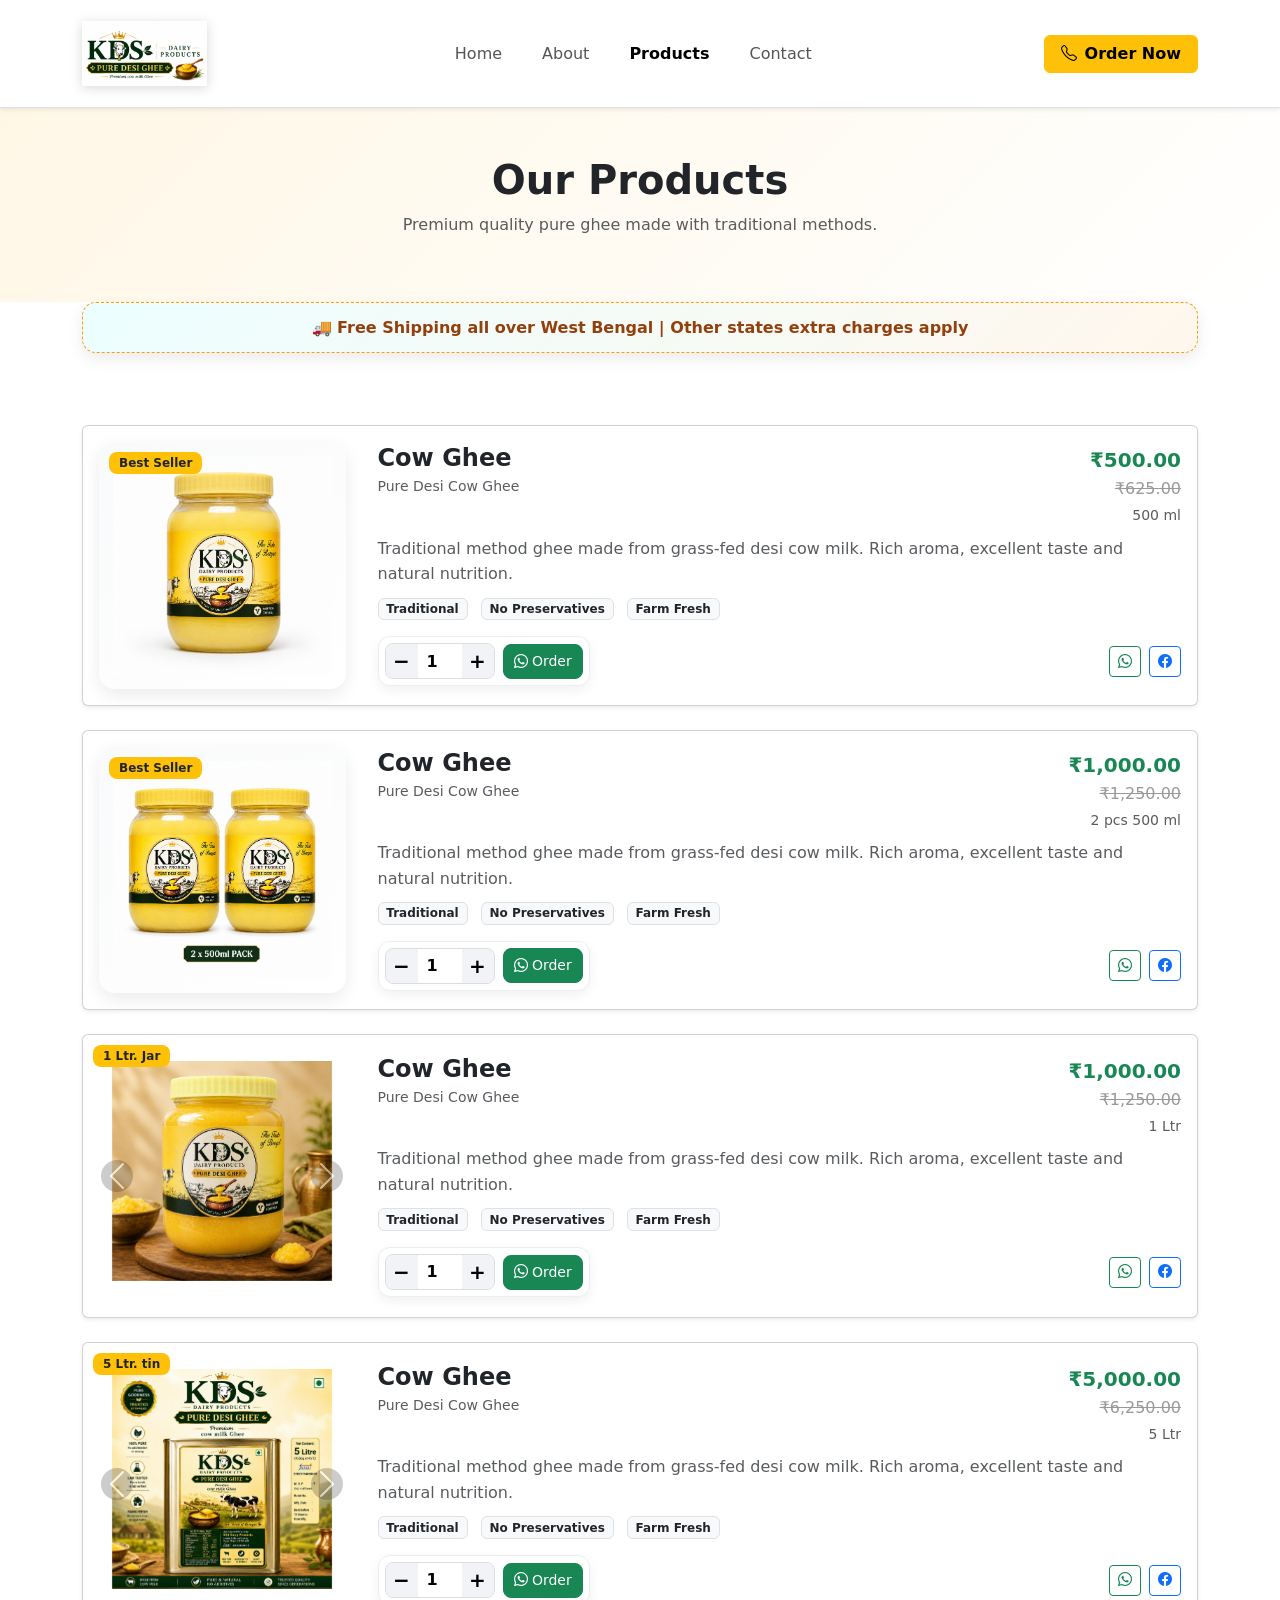
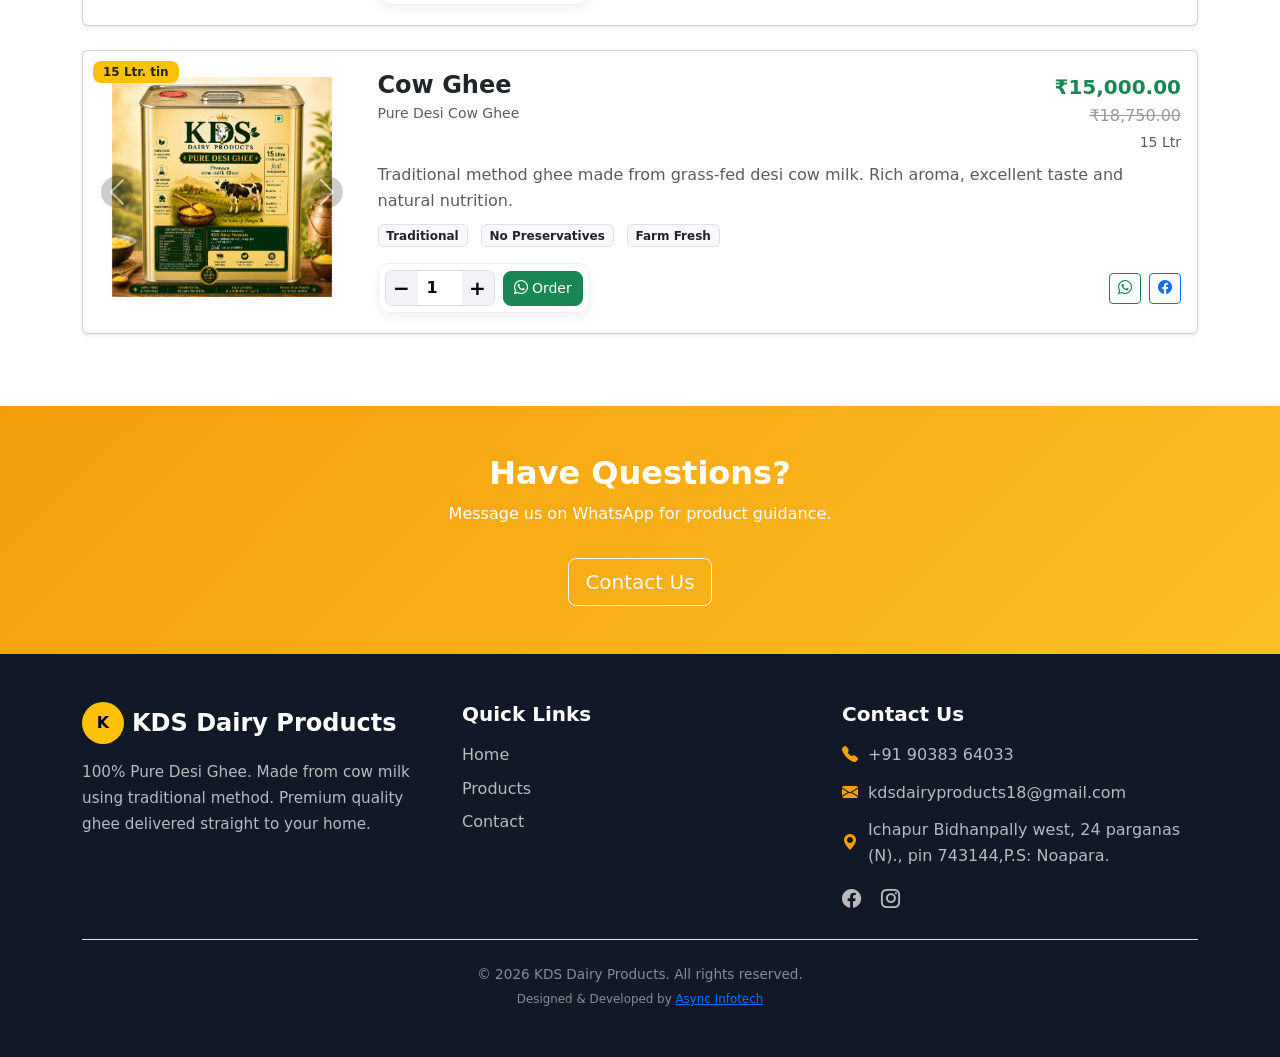
<file: products_old_pricing.html>
<!DOCTYPE html>
<html lang="en">
<head>
  <meta charset="UTF-8" />
  <title>Our Products – KDS Dairy Products</title>
  <meta name="viewport" content="width=device-width, initial-scale=1" />

  <!-- Bootstrap CSS -->
  <link
    href="https://cdn.jsdelivr.net/npm/bootstrap@5.3.2/dist/css/bootstrap.min.css"
    rel="stylesheet"
  />

  <!-- Bootstrap Icons -->
  <link
    href="https://cdn.jsdelivr.net/npm/bootstrap-icons/font/bootstrap-icons.css"
    rel="stylesheet"
  />

  <!-- Optional: FontAwesome (if you use fa-* icons) -->
  <link
    href="https://cdnjs.cloudflare.com/ajax/libs/font-awesome/6.5.0/css/all.min.css"
    rel="stylesheet"
  />

  <!-- Your custom CSS -->
  <link rel="stylesheet" href="assets/css/style.css" />
  <style>
    .product-card img {
      max-height: 220px;
      object-fit: contain;
    }
  </style>
</head>

<body>

  <!-- ================= HEADER ================= -->
  <header class="sticky-top bg-white border-bottom shadow-sm">
    <div class="container">
      <nav class="navbar navbar-expand-md py-2 py-md-3">
        <!-- Brand -->
        <a href="index.html" class="navbar-brand d-flex align-items-center gap-2">
          <!-- <div class="logo-circle d-flex align-items-center justify-content-center">
            <span class="logo-text">K</span>
          </div>
          <div class="d-flex flex-column lh-sm">
            <span class="fw-bold fs-5">KDS Dairy Products</span>
            <small class="text-muted">Pure Desi Ghee</small>
          </div> -->
           <img src="images/new_image/logo.jpeg" 
       alt="KDS Dairy Products Logo"
       class="site-logo">
        </a>

        <!-- Mobile Toggle -->
        <button
          class="navbar-toggler"
          type="button"
          data-bs-toggle="collapse"
          data-bs-target="#mainNavbar"
        >
          <span class="navbar-toggler-icon"></span>
        </button>

        <!-- Nav Links + CTA -->
        <div class="collapse navbar-collapse" id="mainNavbar">
          <ul class="navbar-nav mx-auto mb-2 mb-md-0 gap-md-4">
            <li class="nav-item"><a class="nav-link" href="index.html">Home</a></li>
             <li class="nav-item"><a class="nav-link" href="about.html">About</a></li>
            <li class="nav-item">
              <a class="nav-link active" href="products.html">Products</a>
            </li>
            <li class="nav-item"><a class="nav-link" href="contact.html">Contact</a></li>
          </ul>

          <div class="d-md-flex">
            <a
              href="https://wa.me/916291666891?text=Hello%2C%20I%20want%20to%20know%20about%20your%20ghee%20products."
              target="_blank"
              class="btn btn-warning d-flex align-items-center gap-2 px-3"
            >
              <i class="bi bi-telephone"></i>
              Order Now
            </a>
          </div>
        </div>
      </nav>
    </div>
  </header>


  <!-- ================= HERO ================= -->
  <section class="py-5 bg-light text-center">
    <div class="container">
      <h1 class="fw-bold display-6 fade-in">Our Products</h1>
      <p class="text-muted mt-2 fade-in">
        Premium quality pure ghee made with traditional methods.
      </p>
    </div>
  </section>

  <div class="container mb-4">
  <div class="shipping-banner text-center">
    🚚 <strong>Free Shipping all over West Bengal</strong> |
    Other states extra charges apply
  </div>
</div>


  <!-- ================= ALL PRODUCTS LIST ================= -->
  <section class="py-5">
    <div class="container">
     <!-- PRODUCT 1 -->
    <div class="card mb-4 shadow-sm product-card">
      <div class="row g-0 align-items-center">

        <div class="col-md-3 text-center p-3 position-relative">
  <div class="product-img-box">
    <img src="images/new_image/500ml_image.jpeg" class="img-fluid" alt="Cow Ghee">
    <span class="badge bg-warning text-dark best-badge">
      Best Seller
    </span>
  </div>
</div>

        <div class="col-md-9">
          <div class="card-body d-flex flex-column h-100">

            <div class="d-flex justify-content-between mb-2">
              <div>
                <h4 class="fw-semibold mb-0">Cow Ghee</h4>
                <small class="text-muted">Pure Desi Cow Ghee</small>
              </div>
              <div class="text-end">
  <div class="fs-5 fw-bold text-success">₹500.00</div>
  <div class="old-price">₹625.00</div>
  <small class="text-muted">500 ml</small>
</div>
            </div>

            <p class="text-muted mb-2">
              Traditional method ghee made from grass-fed desi cow milk.
              Rich aroma, excellent taste and natural nutrition.
            </p>

            <div class="mb-3">
              <span class="badge bg-light text-dark border me-2">Traditional</span>
              <span class="badge bg-light text-dark border me-2">No Preservatives</span>
              <span class="badge bg-light text-dark border">Farm Fresh</span>
            </div>

            <div class="mt-auto d-flex align-items-center gap-2 flex-wrap">

<div class="mt-auto product-action-bar">

  <!-- Quantity -->
  <div class="qty-flipkart">
    <button type="button" onclick="changeQty(this,-1)">−</button>
    <input type="number" value="1" min="1" class="qty-input">
    <button type="button" onclick="changeQty(this,1)">+</button>
  </div>

  <!-- Order -->
  <a
    href="javascript:void(0)"
    onclick="orderNow(this,'Cow Ghee','500ml','500')"
    class="btn btn-success order-btn"
  >
    <i class="bi bi-whatsapp"></i> Order
  </a>

  <!-- Share -->
  <!-- <div class="share-mini">
    <a href="#" class="wa"><i class="bi bi-whatsapp"></i></a>
    <a href="#" class="fb"><i class="bi bi-facebook"></i></a>
  </div> -->

</div>


              <!-- SHARE -->
              <div class="ms-auto d-flex gap-2">
                <a
                  href="https://wa.me/?text=Check%20out%20this%20Pure%20Cow%20Ghee%20₹500"
                  target="_blank"
                  class="btn btn-outline-success btn-sm"
                  title="Share on WhatsApp"
                >
                  <i class="bi bi-whatsapp"></i>
                </a>

                <a
                  href="https://www.facebook.com/sharer/sharer.php?u=https://yourwebsite.com/products"
                  target="_blank"
                  class="btn btn-outline-primary btn-sm"
                  title="Share on Facebook"
                >
                  <i class="bi bi-facebook"></i>
                </a>
              </div>

            </div>

          </div>
        </div>

      </div>
    </div>

      <!-- PRODUCT 2: Buffalo Ghee -->
<div class="card mb-4 shadow-sm product-card">
      <div class="row g-0 align-items-center">

<div class="col-md-3 text-center p-3 position-relative">
  <!-- <div class="product-img-box d-flex gap-2">
    <img src="images/new_image/packof2.jpeg" class="img-fluid product-img-2" alt="Cow Ghee">
    <img src="images/s1.png" class="img-fluid product-img-2" alt="Cow Ghee">
    <span class="badge bg-warning text-dark best-badge">
      Pack of 2
    </span>
  </div> -->
   <div class="product-img-box">
    <img src="images/new_image/packof2.jpeg" class="img-fluid" alt="Cow Ghee">
    <span class="badge bg-warning text-dark best-badge">
      Best Seller
    </span>
  </div>
</div>

        <div class="col-md-9">
          <div class="card-body d-flex flex-column h-100">

            <div class="d-flex justify-content-between mb-2">
              <div>
                <h4 class="fw-semibold mb-0">Cow Ghee</h4>
                <small class="text-muted">Pure Desi Cow Ghee</small>
              </div>
              <div class="text-end">
  <div class="fs-5 fw-bold text-success">₹1,000.00</div>
  <div class="old-price">₹1,250.00</div>
  <small class="text-muted">2 pcs 500 ml</small>
</div>
            </div>

            <p class="text-muted mb-2">
              Traditional method ghee made from grass-fed desi cow milk.
              Rich aroma, excellent taste and natural nutrition.
            </p>

            <div class="mb-3">
              <span class="badge bg-light text-dark border me-2">Traditional</span>
              <span class="badge bg-light text-dark border me-2">No Preservatives</span>
              <span class="badge bg-light text-dark border">Farm Fresh</span>
            </div>

            <div class="mt-auto d-flex align-items-center gap-2 flex-wrap">

<div class="mt-auto product-action-bar">

  <!-- Quantity -->
  <div class="qty-flipkart">
    <button type="button" onclick="changeQty(this,-1)">−</button>
    <input type="number" value="1" min="1" class="qty-input">
    <button type="button" onclick="changeQty(this,1)">+</button>
  </div>

  <!-- Order -->
  <a
    href="javascript:void(0)"
    onclick="orderNow(this,'Cow Ghee','500ml','500')"
    class="btn btn-success order-btn"
  >
    <i class="bi bi-whatsapp"></i> Order
  </a>

  <!-- Share -->
  <!-- <div class="share-mini">
    <a href="#" class="wa"><i class="bi bi-whatsapp"></i></a>
    <a href="#" class="fb"><i class="bi bi-facebook"></i></a>
  </div> -->

</div>


              <!-- SHARE -->
              <div class="ms-auto d-flex gap-2">
                <a
                  href="https://wa.me/?text=Check%20out%20this%20Pure%20Cow%20Ghee%20₹899"
                  target="_blank"
                  class="btn btn-outline-success btn-sm"
                  title="Share on WhatsApp"
                >
                  <i class="bi bi-whatsapp"></i>
                </a>

                <a
                  href="https://www.facebook.com/sharer/sharer.php?u=https://yourwebsite.com/products"
                  target="_blank"
                  class="btn btn-outline-primary btn-sm"
                  title="Share on Facebook"
                >
                  <i class="bi bi-facebook"></i>
                </a>
              </div>

            </div>

          </div>
        </div>

      </div>
    </div>

      <!-- PRODUCT 3: A2 Ghee -->
       <div class="card mb-4 shadow-sm product-card">
      <div class="row g-0 align-items-center">

        <div class="col-md-3 text-center p-3 position-relative">
  <!-- <div class="product-img-box">
    <img src="images/s5.png" class="img-fluid product-img-3" alt="Cow Ghee">
    <span class="badge bg-warning text-dark best-badge">
      1 Ltr. Jar
    </span>
  </div> -->
<div id="productCarousel1" class="carousel slide product-carousel" data-bs-ride="carousel" data-bs-interval="3000">

    <!-- Images -->
    <div class="carousel-inner">

      <div class="carousel-item active">
        <img src="images/new_image/1ltr_image.jpeg" class="d-block w-100 product-img-slider" alt="Cow Ghee 1">
      </div>

      <div class="carousel-item">
        <img src="images/new_image/1ltr_image.jpeg" class="d-block w-100 product-img-slider" alt="Cow Ghee 2">
      </div>

      <!-- <div class="carousel-item">
        <img src="images/s4_3.png" class="d-block w-100 product-img-slider" alt="Cow Ghee 3">
      </div>

      <div class="carousel-item">
        <img src="images/s4_4.png" class="d-block w-100 product-img-slider" alt="Cow Ghee 4">
      </div> -->

    </div>

    <!-- Controls -->
    <button class="carousel-control-prev" type="button" data-bs-target="#productCarousel1" data-bs-slide="prev">
      <span class="carousel-control-prev-icon"></span>
    </button>

    <button class="carousel-control-next" type="button" data-bs-target="#productCarousel1" data-bs-slide="next">
      <span class="carousel-control-next-icon"></span>
    </button>

  </div>

  <!-- Badge -->
  <span class="badge bg-warning text-dark best-badge">
    1 Ltr. Jar
  </span>

</div>

        <div class="col-md-9">
          <div class="card-body d-flex flex-column h-100">

            <div class="d-flex justify-content-between mb-2">
              <div>
                <h4 class="fw-semibold mb-0">Cow Ghee</h4>
                <small class="text-muted">Pure Desi Cow Ghee</small>
              </div>
              <div class="text-end">
  <div class="fs-5 fw-bold text-success">₹1,000.00</div>
  <div class="old-price">₹1,250.00</div>
  <small class="text-muted">1 Ltr</small>
</div>
            </div>

            <p class="text-muted mb-2">
              Traditional method ghee made from grass-fed desi cow milk.
              Rich aroma, excellent taste and natural nutrition.
            </p>

            <div class="mb-3">
              <span class="badge bg-light text-dark border me-2">Traditional</span>
              <span class="badge bg-light text-dark border me-2">No Preservatives</span>
              <span class="badge bg-light text-dark border">Farm Fresh</span>
            </div>

            <div class="mt-auto d-flex align-items-center gap-2 flex-wrap">

<div class="mt-auto product-action-bar">

  <!-- Quantity -->
  <div class="qty-flipkart">
    <button type="button" onclick="changeQty(this,-1)">−</button>
    <input type="number" value="1" min="1" class="qty-input">
    <button type="button" onclick="changeQty(this,1)">+</button>
  </div>

  <!-- Order -->
  <a
    href="javascript:void(0)"
    onclick="orderNow(this,'Cow Ghee','1000ml','1000')"
    class="btn btn-success order-btn"
  >
    <i class="bi bi-whatsapp"></i> Order
  </a>

  <!-- Share -->
  <!-- <div class="share-mini">
    <a href="#" class="wa"><i class="bi bi-whatsapp"></i></a>
    <a href="#" class="fb"><i class="bi bi-facebook"></i></a>
  </div> -->

</div>


              <!-- SHARE -->
              <div class="ms-auto d-flex gap-2">
                <a
                  href="https://wa.me/?text=Check%20out%20this%20Pure%20Cow%20Ghee%20₹1000"
                  target="_blank"
                  class="btn btn-outline-success btn-sm"
                  title="Share on WhatsApp"
                >
                  <i class="bi bi-whatsapp"></i>
                </a>

                <a
                  href="https://www.facebook.com/sharer/sharer.php?u=https://yourwebsite.com/products"
                  target="_blank"
                  class="btn btn-outline-primary btn-sm"
                  title="Share on Facebook"
                >
                  <i class="bi bi-facebook"></i>
                </a>
              </div>

            </div>

          </div>
        </div>

      </div>
    </div>


      <!-- PRODUCT 4: Organic Ghee -->

   <div class="card mb-4 shadow-sm product-card">
      <div class="row g-0 align-items-center">

        <div class="col-md-3 text-center p-3 position-relative">
  <!-- <div class="product-img-box">
    <img src="images/5LFront.jpeg" class="img-fluid product-img-3" alt="Cow Ghee">
    <span class="badge bg-warning text-dark best-badge">
      5 Ltr. tin
    </span>
  </div> -->
 <div id="productCarousel1" class="carousel slide product-carousel" data-bs-ride="carousel" data-bs-interval="3000">

    <!-- Images -->
    <div class="carousel-inner">

      <div class="carousel-item active">
        <img src="images/new_image/5ltr_image.jpeg" class="d-block w-100 product-img-slider" alt="Cow Ghee 1">
      </div>

      <div class="carousel-item">
        <img src="images/new_image/5ltr_image.jpeg" class="d-block w-100 product-img-slider" alt="Cow Ghee 2">
      </div>

      <!-- <div class="carousel-item">
        <img src="images/s4_3.png" class="d-block w-100 product-img-slider" alt="Cow Ghee 3">
      </div>

      <div class="carousel-item">
        <img src="images/s4_4.png" class="d-block w-100 product-img-slider" alt="Cow Ghee 4">
      </div> -->

    </div>

    <!-- Controls -->
    <button class="carousel-control-prev" type="button" data-bs-target="#productCarousel1" data-bs-slide="prev">
      <span class="carousel-control-prev-icon"></span>
    </button>

    <button class="carousel-control-next" type="button" data-bs-target="#productCarousel1" data-bs-slide="next">
      <span class="carousel-control-next-icon"></span>
    </button>

  </div>

  <!-- Badge -->
  <span class="badge bg-warning text-dark best-badge">
    5 Ltr. tin
  </span>

</div>

        <div class="col-md-9">
          <div class="card-body d-flex flex-column h-100">

            <div class="d-flex justify-content-between mb-2">
              <div>
                <h4 class="fw-semibold mb-0">Cow Ghee</h4>
                <small class="text-muted">Pure Desi Cow Ghee</small>
              </div>
              
              <div class="text-end">
  <div class="fs-5 fw-bold text-success">₹5,000.00</div>
  <div class="old-price">₹6,250.00</div>
  <small class="text-muted">5 Ltr</small>
</div>
            </div>

            <p class="text-muted mb-2">
              Traditional method ghee made from grass-fed desi cow milk.
              Rich aroma, excellent taste and natural nutrition.
            </p>

            <div class="mb-3">
              <span class="badge bg-light text-dark border me-2">Traditional</span>
              <span class="badge bg-light text-dark border me-2">No Preservatives</span>
              <span class="badge bg-light text-dark border">Farm Fresh</span>
            </div>

            <div class="mt-auto d-flex align-items-center gap-2 flex-wrap">

<div class="mt-auto product-action-bar">

  <!-- Quantity -->
  <div class="qty-flipkart">
    <button type="button" onclick="changeQty(this,-1)">−</button>
    <input type="number" value="1" min="1" class="qty-input">
    <button type="button" onclick="changeQty(this,1)">+</button>
  </div>

  <!-- Order -->
  <a
    href="javascript:void(0)"
    onclick="orderNow(this,'Cow Ghee','5000ml','5000')"
    class="btn btn-success order-btn"
  >
    <i class="bi bi-whatsapp"></i> Order
  </a>

  <!-- Share -->
  <!-- <div class="share-mini">
    <a href="#" class="wa"><i class="bi bi-whatsapp"></i></a>
    <a href="#" class="fb"><i class="bi bi-facebook"></i></a>
  </div> -->

</div>


              <!-- SHARE -->
              <div class="ms-auto d-flex gap-2">
                <a
                  href="https://wa.me/?text=Check%20out%20this%20Pure%20Cow%20Ghee%20₹1000"
                  target="_blank"
                  class="btn btn-outline-success btn-sm"
                  title="Share on WhatsApp"
                >
                  <i class="bi bi-whatsapp"></i>
                </a>

                <a
                  href="https://www.facebook.com/sharer/sharer.php?u=https://yourwebsite.com/products"
                  target="_blank"
                  class="btn btn-outline-primary btn-sm"
                  title="Share on Facebook"
                >
                  <i class="bi bi-facebook"></i>
                </a>
              </div>

            </div>

          </div>
        </div>

      </div>
    </div>

      <!-- PRODUCT 5: Traditional Ghee -->
<div class="card mb-4 shadow-sm product-card">
      <div class="row g-0 align-items-center">

        <div class="col-md-3 text-center p-3 position-relative">
  <!-- <div class="product-img-box">
    <img src="images/s4.png" class="img-fluid product-img-3" alt="Cow Ghee">
    <span class="badge bg-warning text-dark best-badge">
      15 Ltr. Jar
    </span>
  </div> -->
  <div id="productCarousel1" class="carousel slide product-carousel" data-bs-ride="carousel" data-bs-interval="3000">

    <!-- Images -->
    <div class="carousel-inner">

      <div class="carousel-item active">
        <img src="images/new_image/15ltr_image.jpeg" class="d-block w-100 product-img-slider" alt="Cow Ghee 1">
      </div>

      <div class="carousel-item">
        <img src="images/new_image/15ltr_image.jpeg" class="d-block w-100 product-img-slider" alt="Cow Ghee 2">
      </div>

      <!-- <div class="carousel-item">
        <img src="images/s4_3.png" class="d-block w-100 product-img-slider" alt="Cow Ghee 3">
      </div>

      <div class="carousel-item">
        <img src="images/s4_4.png" class="d-block w-100 product-img-slider" alt="Cow Ghee 4">
      </div> -->

    </div>

    <!-- Controls -->
    <button class="carousel-control-prev" type="button" data-bs-target="#productCarousel1" data-bs-slide="prev">
      <span class="carousel-control-prev-icon"></span>
    </button>

    <button class="carousel-control-next" type="button" data-bs-target="#productCarousel1" data-bs-slide="next">
      <span class="carousel-control-next-icon"></span>
    </button>

  </div>

  <!-- Badge -->
  <span class="badge bg-warning text-dark best-badge">
    15 Ltr. tin
  </span>
</div>

        <div class="col-md-9">
          <div class="card-body d-flex flex-column h-100">

            <div class="d-flex justify-content-between mb-2">
              <div>
                <h4 class="fw-semibold mb-0">Cow Ghee</h4>
                <small class="text-muted">Pure Desi Cow Ghee</small>
              </div>
               <div class="text-end">
  <div class="fs-5 fw-bold text-success">₹15,000.00</div>
  <div class="old-price">₹18,750.00</div>
  <small class="text-muted">15 Ltr</small>
</div>
            </div>

            <p class="text-muted mb-2">
              Traditional method ghee made from grass-fed desi cow milk.
              Rich aroma, excellent taste and natural nutrition.
            </p>

            <div class="mb-3">
              <span class="badge bg-light text-dark border me-2">Traditional</span>
              <span class="badge bg-light text-dark border me-2">No Preservatives</span>
              <span class="badge bg-light text-dark border">Farm Fresh</span>
            </div>

            <div class="mt-auto d-flex align-items-center gap-2 flex-wrap">

<div class="mt-auto product-action-bar">

  <!-- Quantity -->
  <div class="qty-flipkart">
    <button type="button" onclick="changeQty(this,-1)">−</button>
    <input type="number" value="1" min="1" class="qty-input">
    <button type="button" onclick="changeQty(this,1)">+</button>
  </div>

  <!-- Order -->
  <a
    href="javascript:void(0)"
    onclick="orderNow(this,'Cow Ghee','15000ml','15000')"
    class="btn btn-success order-btn"
  >
    <i class="bi bi-whatsapp"></i> Order
  </a>

  <!-- Share -->
  <!-- <div class="share-mini">
    <a href="#" class="wa"><i class="bi bi-whatsapp"></i></a>
    <a href="#" class="fb"><i class="bi bi-facebook"></i></a>
  </div> -->

</div>


              <!-- SHARE -->
              <div class="ms-auto d-flex gap-2">
                <a
                  href="https://wa.me/?text=Check%20out%20this%20Pure%20Cow%20Ghee%20₹1000"
                  target="_blank"
                  class="btn btn-outline-success btn-sm"
                  title="Share on WhatsApp"
                >
                  <i class="bi bi-whatsapp"></i>
                </a>

                <a
                  href="https://www.facebook.com/sharer/sharer.php?u=https://yourwebsite.com/products"
                  target="_blank"
                  class="btn btn-outline-primary btn-sm"
                  title="Share on Facebook"
                >
                  <i class="bi bi-facebook"></i>
                </a>
              </div>

            </div>

          </div>
        </div>

      </div>
    </div>


    </div>
  </section>


  <!-- ================= CTA ================= -->
  <section class="cta-section py-5 text-center">
    <div class="container">
      <h2 class="fw-bold">Have Questions?</h2>
      <p class="mt-2">Message us on WhatsApp for product guidance.</p>
      <a
        href="https://wa.me/916291666891?text=Hello%2C%20I%20have%20questions%20about%20your%20ghee"
        target="_blank"
        class="btn btn-outline-light btn-lg mt-3"
      >
        Contact Us
      </a>
    </div>
  </section>

<script src="https://cdn.jsdelivr.net/npm/bootstrap@5.3.3/dist/js/bootstrap.bundle.min.js"></script>
  <!-- ================= FOOTER ================= -->
  <footer class="footer-section">
    <div class="container py-5">
      <div class="row g-4">

        <!-- Brand -->
        <div class="col-md-4">
          <div class="d-flex align-items-center gap-2 mb-3">
            <div class="logo-circle">
              <span class="logo-text">K</span>
            </div>
            <span class="fw-bold fs-4 text-white">KDS Dairy Products</span>
          </div>
          <p class="footer-text">
            100% Pure Desi Ghee. Made from cow milk using traditional method.
            Premium quality ghee delivered straight to your home.
          </p>
          
        </div>

        <!-- Quick Links -->
        <div class="col-md-4">
          <h5 class="footer-title">Quick Links</h5>
          <ul class="list-unstyled footer-links">
            <li><a href="index.html">Home</a></li>
            <li><a href="products.html">Products</a></li>
            <li><a href="contact.html">Contact</a></li>
          </ul>
        </div>

        <!-- Contact Info -->
        <div class="col-md-4">
          <h5 class="footer-title">Contact Us</h5>
          <ul class="list-unstyled footer-contact">
            <li>
              <i class="bi bi-telephone-fill"></i>
              <a href="tel:+916291666891">+91 90383 64033</a>
            </li>
            <li>
              <i class="bi bi-envelope-fill"></i>
              <a href="mailto:kdsdairyproducts18@gmail.com">kdsdairyproducts18@gmail.com</a>
            </li>
            <li>
              <i class="bi bi-geo-alt-fill"></i>
              <span>Ichapur Bidhanpally west, 24 parganas (N)., pin 743144,P.S: Noapara.</span>
            </li>
          </ul>

          <div class="footer-social mt-3">
            <a href="#"><i class="bi bi-facebook"></i></a>
            <a href="#"><i class="bi bi-instagram"></i></a>
          </div>
        </div>
      </div>

     <div class="footer-bottom text-center mt-4 pt-4 border-top">
  <p class="mb-1">
    © <span id="year"></span> KDS Dairy Products. All rights reserved.
  </p>
  <p class="mb-0 small">
    Designed & Developed by 
    <a href="https://asyncinfotech.com/" target="_blank" class="footer-credit">
      Async Infotech
    </a>
  </p>
</div>
    </div>
  </footer>

  <!-- ================= SCRIPTS ================= -->
  <!-- Year auto -->
  <script>
    document.getElementById("year").textContent = new Date().getFullYear();
  </script>

  <!-- Toggle details -->
 <script>
document.querySelectorAll(".toggle-details").forEach(btn => {
  btn.addEventListener("click", () => {
    const card = btn.closest(".product-card");
    const details = btn.nextElementSibling;
    const open = details.classList.contains("show");

    /* close all */
    document.querySelectorAll(".product-details").forEach(d => d.classList.remove("show"));
    document.querySelectorAll(".product-card").forEach(c => c.classList.remove("expanded"));
    document.querySelectorAll(".toggle-details").forEach(b =>
      b.innerHTML = 'View Details <i class="bi bi-chevron-down"></i>'
    );

    /* open current */
    if (!open) {
      details.classList.add("show");
      card.classList.add("expanded");
      btn.innerHTML = 'Show Less <i class="bi bi-chevron-up"></i>';
    }
  });
});
</script>


  <!-- Fade-in on scroll (basic) -->
  <script>
    const observer = new IntersectionObserver(
      (entries) => {
        entries.forEach((entry) => {
          if (entry.isIntersecting) {
            entry.target.classList.add("show");
          }
        });
      },
      { threshold: 0.15 }
    );

    document.querySelectorAll(".fade-in").forEach((el) => {
      observer.observe(el);
    });
  </script>

<script>
function changeQty(btn, val){
  let input = btn.parentElement.querySelector(".qty-input");
  let newVal = parseInt(input.value) + val;
  if(newVal < 1) newVal = 1;
  input.value = newVal;
}

/*function orderNow(btn, name, size, price){
 let qty = btn.parentElement.querySelector(".qty-input").value;
  let total = price * qty;

  let msg = `Hello, I want to order:\n\nProduct: ${name}\nSize: ${size}\nQuantity: ${qty}\nPrice: ₹${price}\nTotal: ₹${total}`;

  let url = `https://wa.me/916291666891?text=${encodeURIComponent(msg)}`;
  window.open(url, '_blank');
}*/

let orderData = {};

function orderNow(btn, name, size, price){
  let qty = btn.parentElement.querySelector(".qty-input").value;

  orderData = { name, size, price, qty };

  document.getElementById("p_name").value = name;
  document.getElementById("p_size").value = size;
  document.getElementById("p_price").value = price;
  document.getElementById("p_qty").value = qty;

  new bootstrap.Modal(document.getElementById('orderModal')).show();
}

/* SAFE LOAD */
document.addEventListener("DOMContentLoaded", function(){

  const form = document.getElementById("orderForm");
  if(!form) return;

  form.addEventListener("submit", function(e){
    e.preventDefault();

    let name = cust_name.value.trim();
    let phone = cust_phone.value.trim();
    let address = cust_address.value.trim();
    let pin = cust_pin.value.trim();
    let email = cust_email.value.trim();
    let payment = cust_payment.value;

    if(!name || !phone || !address || !pin || !payment){
      alert("Please fill all required fields!");
      return;
    }

    let total = orderData.price * orderData.qty;

    let msg =
`New Order Received

Customer Details:
Name: ${name}
Phone: ${phone}
Address: ${address}
PIN: ${pin}
Email: ${email || 'N/A'}
Payment: ${payment}

Order Details:
Product: ${orderData.name}
Size: ${orderData.size}
Quantity: ${orderData.qty}
Price: ₹${orderData.price}
Total: ₹${total}`;

    let url = `https://wa.me/916291666891?text=${encodeURIComponent(msg)}`;
    window.open(url, '_blank');

  });

});

</script>

<!-- ================= ORDER FORM MODAL ================= -->
<div class="modal fade" id="orderModal" tabindex="-1">
  <div class="modal-dialog modal-dialog-centered modal-lg">
    <div class="modal-content order-modal">
      <div class="modal-header border-0">
        <h5 class="modal-title fw-bold">Complete Your Order</h5>
        <button type="button" class="btn-close" data-bs-dismiss="modal"></button>
      </div>

      <div class="modal-body">
        <form id="orderForm" class="row g-3">

          <input type="hidden" id="p_name">
          <input type="hidden" id="p_size">
          <input type="hidden" id="p_price">
          <input type="hidden" id="p_qty">

          <div class="col-md-6">
            <label class="form-label">Full Name *</label>
            <input type="text" id="cust_name" class="form-control" required>
          </div>

          <div class="col-md-6">
            <label class="form-label">Mobile Number *</label>
            <input type="tel" id="cust_phone" class="form-control" required>
          </div>

          <div class="col-12">
            <label class="form-label">Full Address *</label>
            <textarea id="cust_address" rows="2" class="form-control" required></textarea>
          </div>

          <div class="col-md-4">
            <label class="form-label">PIN Code *</label>
            <input type="text" id="cust_pin" class="form-control" required>
          </div>

          <div class="col-md-4">
            <label class="form-label">Email</label>
            <input type="email" id="cust_email" class="form-control">
          </div>

          <div class="col-md-4">
            <label class="form-label">Payment Mode *</label>
            <select id="cust_payment" class="form-select" required>
              <option value="">Choose...</option>
              <option>Cash on Delivery</option>
              <option>UPI</option>
              <option>Bank Transfer</option>
            </select>
          </div>

          <div class="col-12 text-center mt-3">
            <button type="submit" class="btn btn-success btn-lg px-5">
              <i class="bi bi-whatsapp"></i> Confirm Order
            </button>
          </div>

        </form>
      </div>
    </div>
  </div>
</div>




  <!-- Bootstrap JS -->
  <script src="https://cdn.jsdelivr.net/npm/bootstrap@5.3.2/dist/js/bootstrap.bundle.min.js"></script>
</body>
</html>
</file>
<file: assets/css/style.css>
/* ===============================
   GLOBAL
================================ */
body {
  font-family: system-ui, -apple-system, BlinkMacSystemFont, "Segoe UI", sans-serif;
  line-height: 1.6;
}

/* ===============================
   HERO SECTION
================================ */


.hero::before {
  content: "";
  position: absolute;
  inset: 0;
  background: linear-gradient(to right, rgb(0 0 0 / 45%), rgb(0 0 0 / 35%), rgba(0, 0, 0, 0.15))
}

.hero-content {
  position: relative;
  z-index: 1;
}

/* ===============================
   ANIMATIONS
================================ */
.fade-in {
  animation: fadeInUp 0.8s ease forwards;
}

@keyframes fadeInUp {
  from {
    opacity: 0;
    transform: translateY(20px);
  }
  to {
    opacity: 1;
    transform: translateY(0);
  }
}

/* ===============================
   FEATURE CARDS
================================ */
.card {
  transition: transform 0.3s ease, box-shadow 0.3s ease;
}

.card:hover {
  transform: translateY(-6px);
  box-shadow: 0 12px 30px rgba(0, 0, 0, 0.12);
}

/* ===============================
   PRODUCT CARDS
================================ */
/* .card img {
  object-fit: cover;
} */

/* ===============================
   TESTIMONIALS
================================ */
.bg-light .card {
  background-color: #ffffff;
}

/* ===============================
   CTA SECTION
================================ */
.cta-section {
  background: linear-gradient(135deg, #f59e0b, #fbbf24);
  color: #ffffff;
}

/* ===============================
   BUTTON TWEAKS
================================ */
.btn-warning {
  font-weight: 600;
}

.btn-outline-light:hover {
  color: #000;
  background-color: #ffffff;
}

/* ================= HEADER ================= */

.logo-circle{
  width:42px;
  height:42px;
  border-radius:50%;
  background:#ffc107;
  display:flex;
  align-items:center;
  justify-content:center;
  flex-shrink:0;
}

.logo-text{
  font-weight:700;
  color:#000;
}

.nav-link {
  font-weight: 500;
  color: #555;
}

.nav-link:hover {
  color: #f59e0b;
}

.nav-link.active {
  color: #f59e0b;
  font-weight: 600;
}

/* Mobile CTA spacing */
@media (max-width: 767px) {
  .navbar-collapse .btn {
    width: 100%;
    margin-top: 12px;
  }
}

/* ================= FOOTER ================= */

.footer-section {
  background-color: #111827;
  color: #ffffff;
  overflow:hidden;
}

.footer-text {
  color: rgba(255, 255, 255, 0.7);
  font-size: 0.95rem;
  line-height: 1.7;
}

.footer-title {
  font-weight: 600;
  margin-bottom: 1rem;
}

.footer-links li {
  margin-bottom: 0.5rem;
}

.footer-links a {
  color: rgba(255, 255, 255, 0.7);
  text-decoration: none;
  transition: color 0.3s ease;
}

.footer-links a:hover {
  color: #f59e0b;
}

.footer-contact li {
  display: flex;
  align-items: center;
  gap: 10px;
  margin-bottom: 0.75rem;
  color: rgba(255, 255, 255, 0.7);
}

.footer-contact i {
  color: #f59e0b;
}

.footer-contact a {
  color: rgba(255, 255, 255, 0.7);
  text-decoration: none;
}

.footer-contact a:hover {
  color: #f59e0b;
}

.footer-social a {
  color: rgba(255, 255, 255, 0.7);
  font-size: 1.2rem;
  margin-right: 15px;
  transition: color 0.3s ease;
}

.footer-social a:hover {
  color: #f59e0b;
}

.footer-bottom {
  border-top: 1px solid rgba(255, 255, 255, 0.1);
  color: rgba(255, 255, 255, 0.5);
  font-size: 0.85rem;
}

.product-card {
  animation-delay: 0.2s;
}

.object-fit-cover {
  object-fit: cover;
}

.product-details{
  max-height:0;
  overflow:hidden;
  opacity:0;
  transition:max-height .45s ease,opacity .3s ease;
}
.product-details.show{
  max-height:300px;
  opacity:1;
}

.process-section {
  background: #fffaf3;
}

.process-card {
  position: relative;
  background: #ffffff;
  border-radius: 22px;
  padding: 40px 25px 30px;
  height: 100%;
  text-align: center;
  box-shadow: 0 15px 35px rgba(0,0,0,0.08);
  transition: all 0.4s ease;
}

.process-card:hover {
  transform: translateY(-10px);
  box-shadow: 0 25px 55px rgba(0,0,0,0.15);
}

.process-icon {
  width: 70px;
  height: 70px;
  margin: 0 auto 15px;
  background: #fff3cd;
  border-radius: 50%;
  font-size: 32px;
  display: flex;
  align-items: center;
  justify-content: center;
}

.process-card h5 {
  font-weight: 700;
  margin-bottom: 10px;
}

.process-card p {
  font-size: 14px;
  color: #666;
  line-height: 1.6;
}

.process-card .step {
  position: absolute;
  top: 15px;
  right: 18px;
  font-weight: 700;
  color: #ffc107;
  font-size: 14px;
}

.process-card.highlight {
  border: 2px solid #ffc107;
}

.health-section {
  background: linear-gradient(135deg, #fff7e6, #fff);
}

.health-card {
  background: #ffffff;
  border-radius: 20px;
  padding: 30px 22px;
  text-align: center;
  height: 100%;
  box-shadow: 0 12px 30px rgba(0,0,0,0.07);
  transition: all 0.4s ease;
}

.health-card:hover {
  transform: translateY(-8px);
  box-shadow: 0 22px 50px rgba(0,0,0,0.14);
}

.health-icon {
  font-size: 36px;
  margin-bottom: 12px;
}

.health-card h6 {
  font-weight: 700;
  margin-bottom: 8px;
}

.health-card p {
  font-size: 14px;
  color: #666;
  line-height: 1.6;
}

.testimonial-section {
  background: linear-gradient(135deg, #fff7e6, #ffffff);
}

.testimonial-card {
  background: #ffffff;
  border-radius: 24px;
  padding: 35px 28px;
  height: 100%;
  box-shadow: 0 18px 40px rgba(0,0,0,0.08);
  transition: all 0.4s ease;
  position: relative;
}

.testimonial-card::before {
  content: "❝";
  position: absolute;
  top: 18px;
  right: 25px;
  font-size: 60px;
  color: rgba(255,193,7,0.2);
  line-height: 1;
}

.testimonial-card:hover {
  transform: translateY(-10px);
  box-shadow: 0 30px 65px rgba(0,0,0,0.15);
}

.stars {
  color: #ffc107;
  font-size: 18px;
  margin-bottom: 15px;
}

.review-text {
  font-style: italic;
  color: #555;
  line-height: 1.7;
  margin-bottom: 25px;
  font-size: 15px;
}

.reviewer {
  display: flex;
  align-items: center;
  gap: 12px;
}

.avatar {
  width: 45px;
  height: 45px;
  border-radius: 50%;
  background: #ffc107;
  color: #000;
  font-weight: 700;
  display: flex;
  align-items: center;
  justify-content: center;
}

.reviewer h6 {
  margin-bottom: 2px;
  font-weight: 700;
}

.reviewer small {
  color: #777;
}


/* Flipkart Style Action Bar */
.product-action-bar{
  display:flex;
  align-items:center;
  gap:8px;
  background:#fff;
  border:1px solid #eee;
  border-radius:12px;
  padding:6px;
  box-shadow:0 4px 12px rgba(0,0,0,.06);
}

.qty-flipkart{
  display:flex;
  align-items:center;
  border:1px solid #ddd;
  border-radius:8px;
  overflow:hidden;
}

.qty-flipkart button{
  width:32px;
  height:34px;
  border:none;
  background:#f1f3f6;
  font-size:20px;
  font-weight:600;
  cursor:pointer;
}

.qty-flipkart input{
  width:44px;
  border:none;
  text-align:center;
  font-weight:600;
  outline:none;
}

.order-btn{
  flex:1;
  border-radius:8px;
  padding:6px 10px;
  font-size:14px;
}

.share-mini{
  display:flex;
  gap:6px;
}

.share-mini a{
  width:34px;
  height:34px;
  display:flex;
  align-items:center;
  justify-content:center;
  border-radius:50%;
  border:1px solid #ddd;
  color:#555;
  transition:.2s;
}

.share-mini .wa:hover{
  background:#25d366;
  color:#fff;
  border-color:#25d366;
}

.share-mini .fb:hover{
  background:#1877f2;
  color:#fff;
  border-color:#1877f2;
}

/* Mobile Perfect Fit */
@media(max-width:576px){
  .product-action-bar{
    padding:4px;
    gap:6px;
  }

  .order-btn{
    font-size:13px;
    padding:5px 8px;
  }
}


.product-img-box{
  background: linear-gradient(145deg,#f9fafb,#ffffff);
  border-radius:16px;
  padding:14px;
  box-shadow:0 6px 18px rgba(0,0,0,.08);
  position:relative;
  transition:.3s ease;
}

.product-img-box:hover{
  transform:translateY(-3px);
  box-shadow:0 12px 26px rgba(0,0,0,.12);
}

.product-img-box img{
  max-height:200px;
  object-fit:contain;
}

.product-img-2{
  width: 48%;
  height: 200px;
  object-fit: contain;
  background: #fff;
  border-radius: 8px;
  padding: 4px;
}

/* Mobile responsive */
@media (max-width: 576px){
  .product-img-2{
    height: 200px;
  }
}

.product-img-3{
  width: 48%;
  height: 230px;
  object-fit: contain;
  background: #fff;
  border-radius: 8px;
  padding: 4px;
}

/* Mobile responsive */
@media (max-width: 576px){
  .product-img-3{
    height: 230px;
  }
}

.best-badge{
  position:absolute;
  top:10px;
  left:10px;
  border-radius:8px;
  padding:5px 10px;
  font-size:12px;
}

/* ================= HOME PRODUCT CARD ================= */

.home-img-box{
  position: relative;
  height: 260px;
  overflow: hidden;
  border-radius: 20px;
  background: #fff;
  display:flex;
  align-items:center;
  justify-content:center;
  padding:15px;
}

/* All Product Images */
.home-product-img,
.home-product-img-3{
  width:100%;
  height:100%;
  object-fit:contain;
  transition:0.4s ease;
}

/* Hover Effect */
.home-product-card:hover .home-product-img,
.home-product-card:hover .home-product-img-3{
  transform:scale(1.05);
}

/* Badge */
.home-badge{
  position:absolute;
  top:18px;
  left:18px;
  background:#ffc107;
  color:#000;
  font-weight:600;
  padding:8px 14px;
  border-radius:30px;
  z-index:2;
}

/* Card */
.home-product-card{
  border-radius:24px;
  overflow:hidden;
  transition:0.3s ease;
}

.home-product-card:hover{
  transform:translateY(-5px);
}

/* Price */
.price-box{
  margin-top:10px;
}

.new-price{
  font-size:2rem;
  font-weight:700;
  color:#e6a400;
}

.old-price{
  text-decoration:line-through;
  color:#999;
  font-size:1rem;
  margin-left:10px;
}

/* Mobile */
@media(max-width:768px){

  .home-img-box{
    height:220px;
    padding:10px;
  }

  .new-price{
    font-size:1.7rem;
  }

}


.order-modal{
  border-radius:20px;
  overflow:hidden;
  box-shadow:0 25px 60px rgba(0,0,0,.25);
}

.order-modal .modal-header{
  background:linear-gradient(135deg,#f59e0b,#fbbf24);
  color:#000;
}

.order-modal .form-control,
.order-modal .form-select{
  border-radius:10px;
  padding:10px 14px;
}

.order-modal label{
  font-weight:600;
  font-size:14px;
}

.order-modal button{
  border-radius:12px;
  font-weight:600;
}


.shipping-banner{
  background: linear-gradient(135deg,#ecfeff,#fff7ed);
  border:1px dashed #f59e0b;
  border-radius:14px;
  padding:12px 16px;
  font-weight:600;
  color:#92400e;
  box-shadow:0 6px 16px rgba(0,0,0,.08);
}


.about-hero{
  background:linear-gradient(135deg,#fff7e6,#ffffff);
}

.about-owner img{
  border:4px solid #ffc107;
}

/* ================= ABOUT PAGE PREMIUM UI ================= */

/* Hero Section */
.about-hero,
.bg-light.text-center {
  background: linear-gradient(135deg,#fff7e6,#ffffff);
}

/* Story Section Card Feel */
.about-story-box{
  background:rgba(255,255,255,0.9);
  border-radius:22px;
  padding:30px;
  box-shadow:0 18px 45px rgba(0,0,0,.08);
}

/* Founder Section Premium */
.founder-card{
  background:linear-gradient(145deg,#ffffff,#fff8ec);
  border-radius:26px;
  padding:30px;
  box-shadow:0 25px 60px rgba(0,0,0,.1);
  transition:.4s ease;
}

.founder-card:hover{
  transform:translateY(-6px);
  box-shadow:0 35px 80px rgba(0,0,0,.18);
}

.founder-img{
  border:5px solid #ffc107;
  padding:4px;
  background:#fff;
}

/* Legal Cards Premium */
.legal-card{
  background:linear-gradient(145deg,#ffffff,#fffaf1);
  border-radius:22px;
  padding:28px 22px;
  box-shadow:0 15px 40px rgba(0,0,0,.08);
  transition:.35s ease;
  position:relative;
  overflow:hidden;
}

.legal-card::before{
  content:"";
  position:absolute;
  inset:0;
  background:linear-gradient(120deg,transparent,rgba(255,193,7,.15),transparent);
  opacity:0;
  transition:.4s;
}

.legal-card:hover::before{
  opacity:1;
}

.legal-card:hover{
  transform:translateY(-6px);
  box-shadow:0 28px 65px rgba(0,0,0,.15);
}

/* Payment Card Premium */
.payment-card{
  background:linear-gradient(145deg,#ffffff,#fff8ec);
  border-radius:26px;
  padding:30px;
  box-shadow:0 22px 55px rgba(0,0,0,.1);
}

.payment-card p{
  margin-bottom:8px;
  font-weight:500;
}

/* QR Box */
.qr-box{
  background:#ffffff;
  border-radius:24px;
  padding:20px;
  box-shadow:0 20px 50px rgba(0,0,0,.12);
  transition:.35s;
}

.qr-box:hover{
  transform:scale(1.05);
}

/* CTA Premium Glow */
.cta-premium{
  background:linear-gradient(135deg,#f59e0b,#fbbf24);
  box-shadow:0 18px 50px rgba(245,158,11,.55);
}

/* Smooth Animation */
.fade-up{
  animation:fadeUp .9s ease both;
}

@keyframes fadeUp{
  from{
    opacity:0;
    transform:translateY(25px);
  }
  to{
    opacity:1;
    transform:translateY(0);
  }
}

/* Founder & CEO Image Perfect Circle */
.founder-img{
  width:200px;
  height:200px;
  object-fit:cover;
  border-radius:50%;
  border:5px solid #ffc107;
  padding:3px;
  background:#fff;
}




.product-carousel{
  background:#fff;
  border-radius:10px;
  padding:10px;
}

.product-img-slider{
  height:220px;
  object-fit:contain;
}

.product-carousel .carousel-control-prev-icon,
.product-carousel .carousel-control-next-icon{
  background-color:rgba(0,0,0,0.4);
  border-radius:50%;
  padding:10px;
}

.product-carousel{
  height:250px;
}


/* HERO SLIDER */
.hero-slider{
    width:100%;
}

.carousel-item{
    position:relative;
}

.hero-banner{
    width:100%;
    height:auto;
    display:block;
}

.hero-overlay{
    position:absolute;
    inset:0;
    display:flex;
    align-items:center;
    /* background:linear-gradient(to right,
    rgba(0,0,0,.45),
    rgba(0,0,0,.15),
    rgba(0,0,0,0)); */
    color:#fff;
}

.hero-overlay .container{
    position:relative;
    z-index:2;
}

.hero-overlay h1{
    font-size:58px;
    font-weight:700;
    line-height:1.2;
}

.hero-overlay p{
    font-size:21px;
    max-width:600px;
}

.carousel-indicators{
    bottom:25px;
}

.carousel-indicators button{
    width:12px;
    height:12px;
    border-radius:50%;
}

/* Large Screen */

@media (max-width:1400px){

.hero-overlay h1{
font-size:50px;
}

}

/* Laptop */

@media (max-width:1200px){

.hero-overlay h1{
font-size:44px;
}

.hero-overlay p{
font-size:18px;
}

}

/* Tablet */

@media (max-width:992px){

.hero-overlay{
padding:30px;
}

.hero-overlay h1{
font-size:36px;
}

.hero-overlay p{
font-size:17px;
}

}

/* Mobile */
@media (max-width:768px){

.hero-banner{
    width:100%;
    height:auto;
    object-fit:contain;
}

.hero-overlay{
    position:absolute;
    inset:0;
    display:flex;
    align-items:center;
    justify-content:center;
    text-align:center;
    /* background:rgba(0,0,0,.35); */
}

.hero-overlay h1{
    font-size:26px;
}

.hero-overlay p{
    font-size:15px;
}

.hero-overlay .btn{
    width:100%;
}

}

/* Optional background for glass effect */
.payment-section{
  background: linear-gradient(135deg, #fff9e6, #fff);
}

/* Glass Tile */
.payment-tile-glass{
  width:120px;
  height:120px;
  display:flex;
  align-items:center;
  justify-content:center;
  margin:auto;

  border-radius:16px;

  background: rgba(255, 255, 255, 0.25);
  backdrop-filter: blur(10px);
  -webkit-backdrop-filter: blur(10px);

  border:1px solid rgba(255,255,255,0.3);

  box-shadow:0 8px 25px rgba(0,0,0,0.12);

  transition:0.3s;
  overflow:hidden;
}

/* Logo */
.payment-tile-glass img{
  width:90%;
  height:90%;
  object-fit:contain;
}

/* Hover */
.payment-tile-glass:hover{
  transform:translateY(-6px) scale(1.05);
  box-shadow:0 12px 35px rgba(0,0,0,0.2);
}

/* Logo */
.site-logo{
  width:125px;
  height:65px;
  /* object-fit:contain; */
}

/* Mobile */
@media(max-width:768px){

  .site-logo{
    width:135px;
    height:75px;
  }

}

.site-logo{
  filter: drop-shadow(0 2px 6px rgba(0,0,0,0.15));
}

/* ================= PAYMENT REMINDER ================= */

.payment-overlay {
  position: fixed;
  inset: 0;
  background: rgba(0, 0, 0, 0.70);
  display: flex;
  align-items: center;
  justify-content: center;
  z-index: 99999;
  padding: 20px;
}

.payment-popup {
  width: 100%;
  max-width: 500px;
  background: #fff;
  border-radius: 16px;
  padding: 35px 30px;
  text-align: center;
  box-shadow: 0 20px 60px rgba(0,0,0,0.30);
}

.payment-icon {
  width: 65px;
  height: 65px;
  margin: 0 auto 18px;
  border-radius: 50%;
  background: #fff3cd;
  color: #f59e0b;
  display: flex;
  align-items: center;
  justify-content: center;
  font-size: 30px;
}

.payment-popup h2 {
  font-size: 25px;
  font-weight: 700;
  margin-bottom: 10px;
}

.payment-popup h3 {
  font-size: 18px;
  color: #dc2626;
  margin-bottom: 18px;
}

.payment-popup p {
  color: #555;
  line-height: 1.7;
}

.payment-note {
  background: #fff8e1;
  border-left: 4px solid #f59e0b;
  padding: 12px 15px;
  text-align: left;
  margin: 20px 0;
  border-radius: 5px;
  font-size: 14px;
}

.payment-btn {
  background: #f59e0b;
  color: #fff;
  border: none;
  padding: 12px 28px;
  border-radius: 8px;
  font-weight: 600;
  cursor: pointer;
}

.payment-btn:hover {
  background: #d97706;
}

.payment-close {
  display: block;
  margin: 12px auto 0;
  border: none;
  background: transparent;
  color: #777;
  cursor: pointer;
}
</file>
